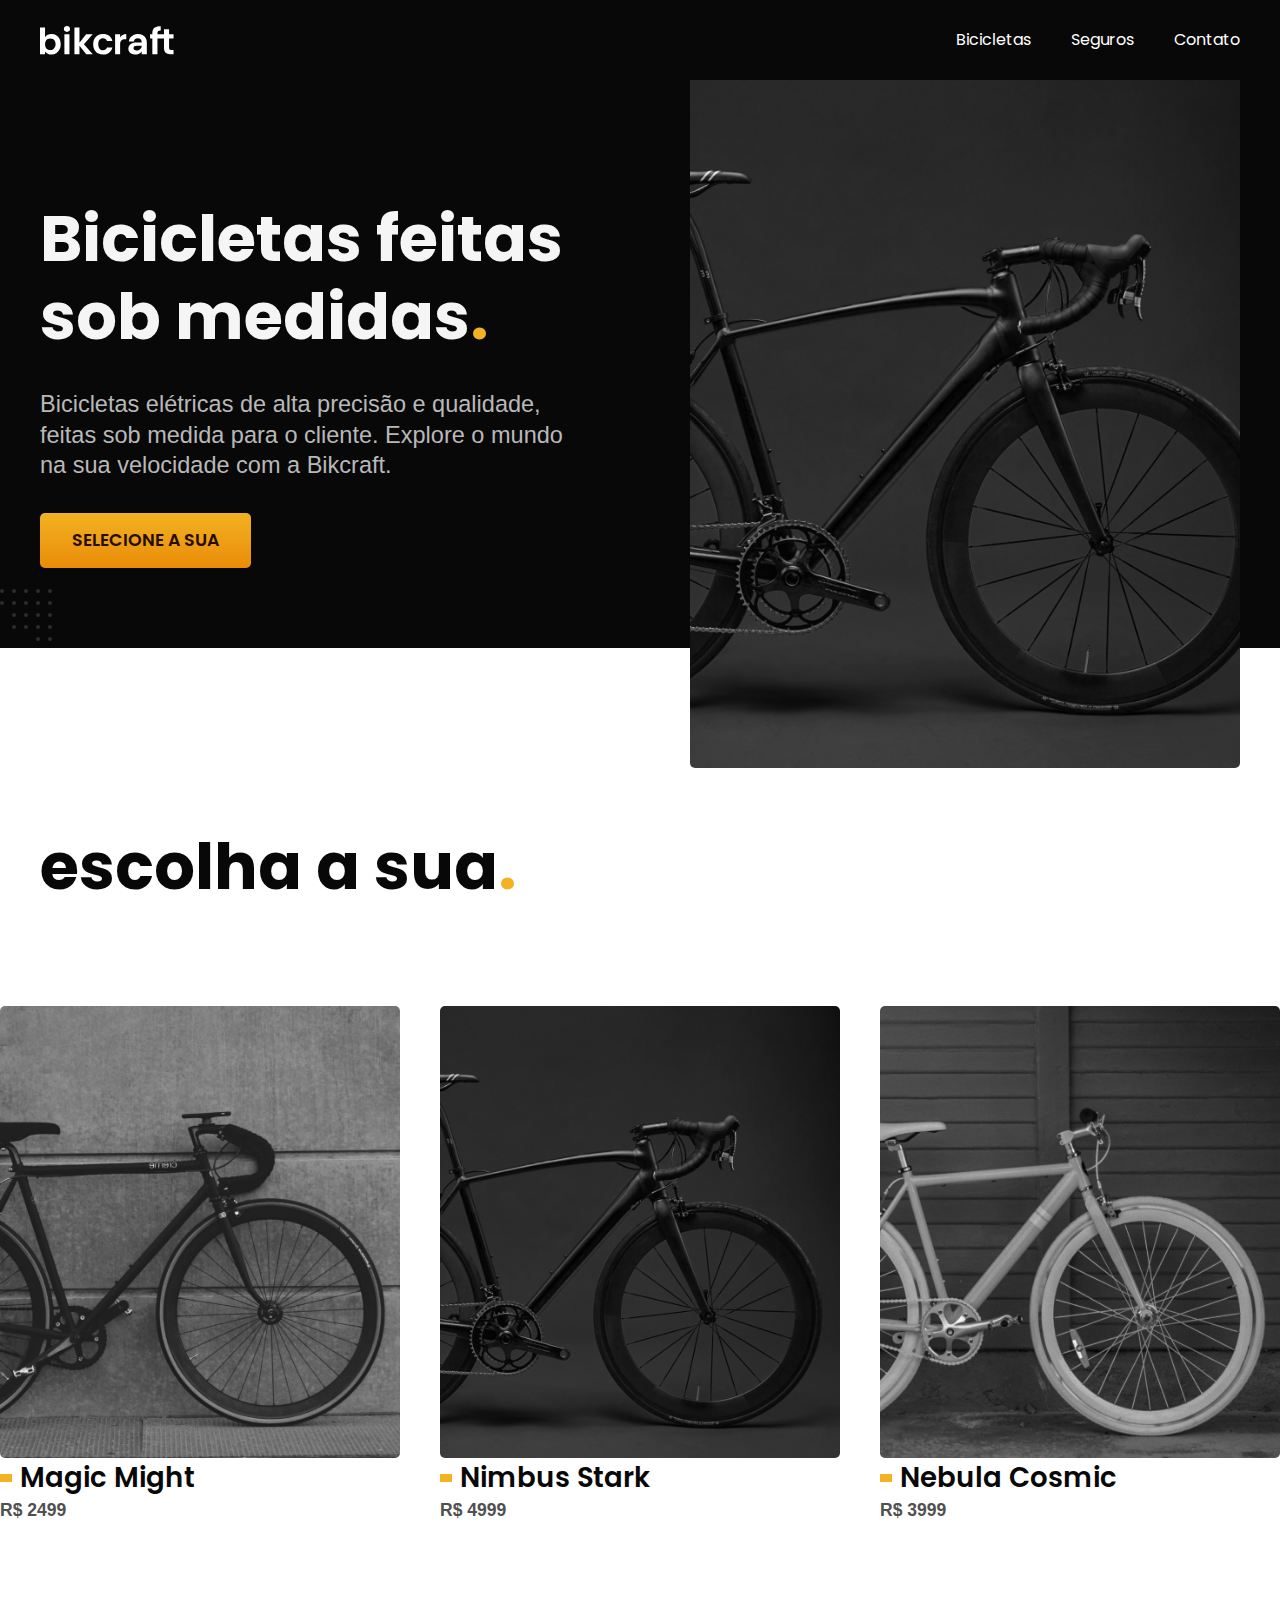
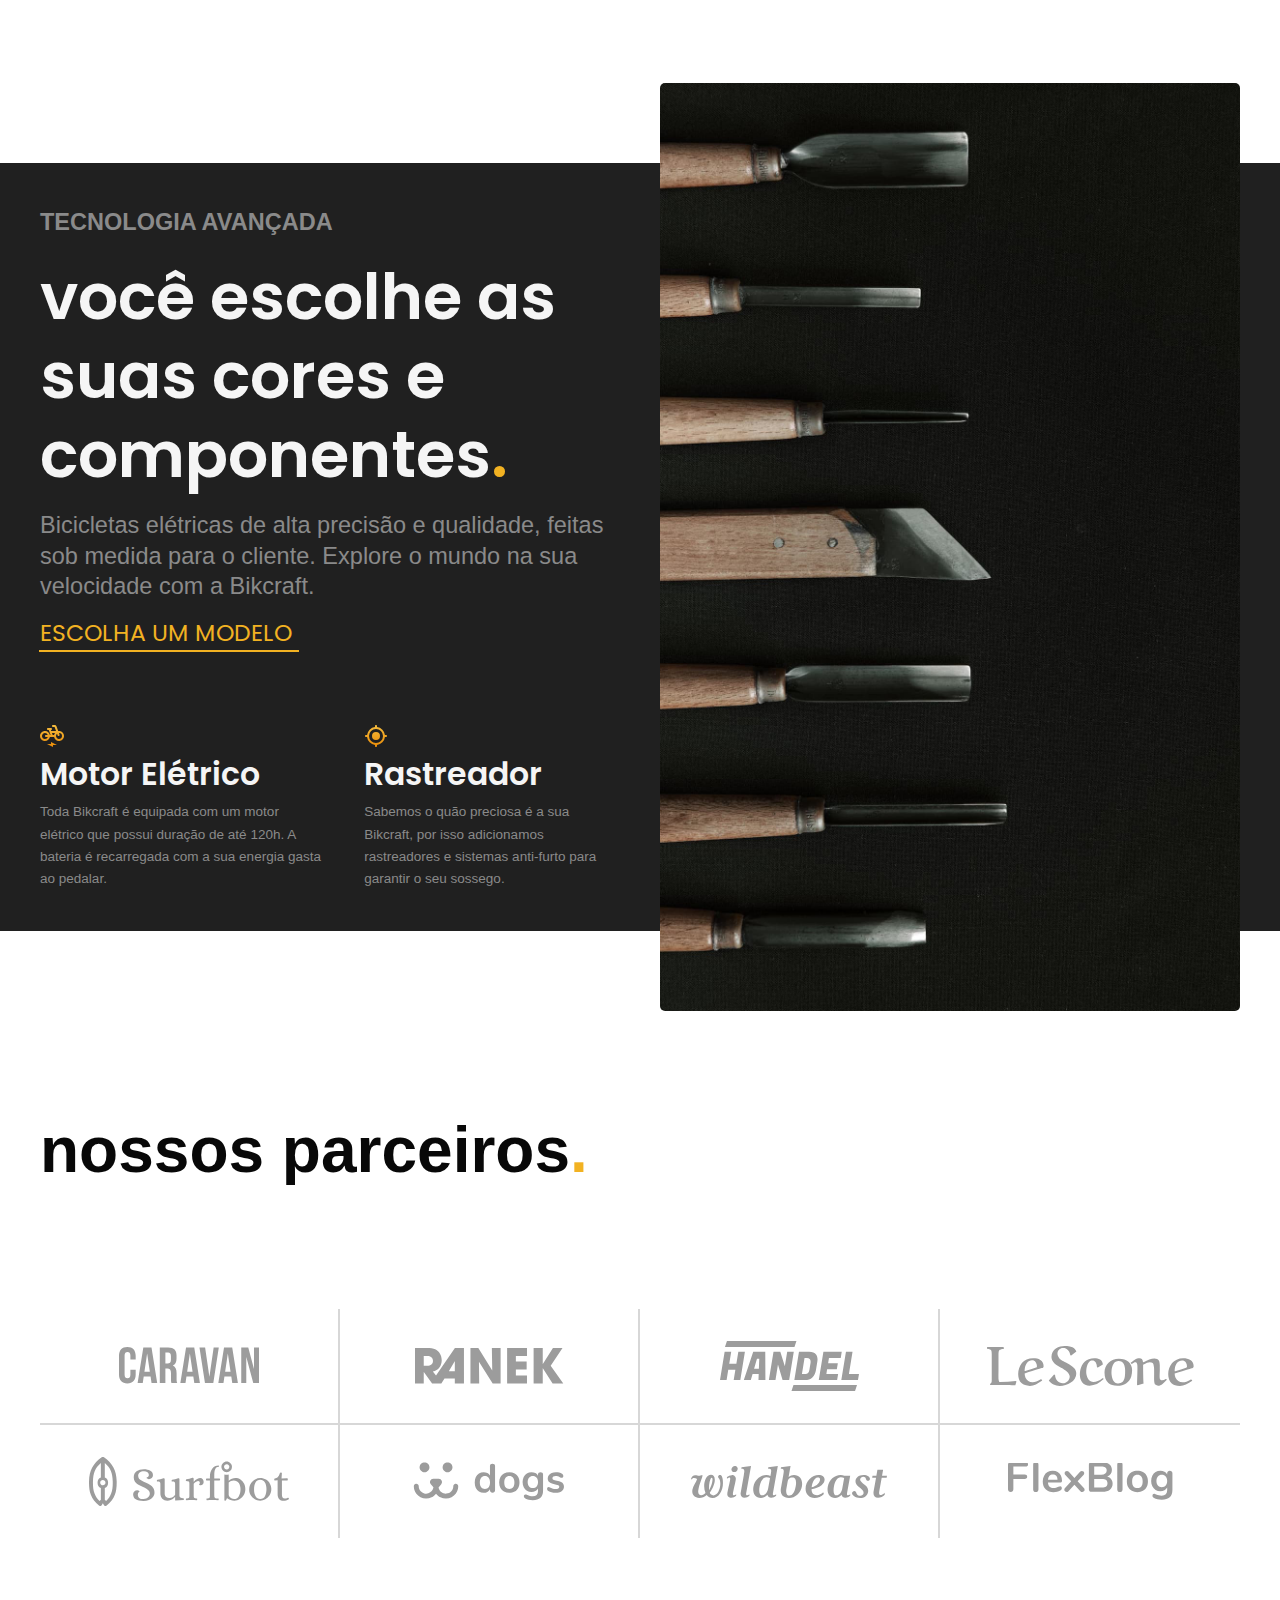
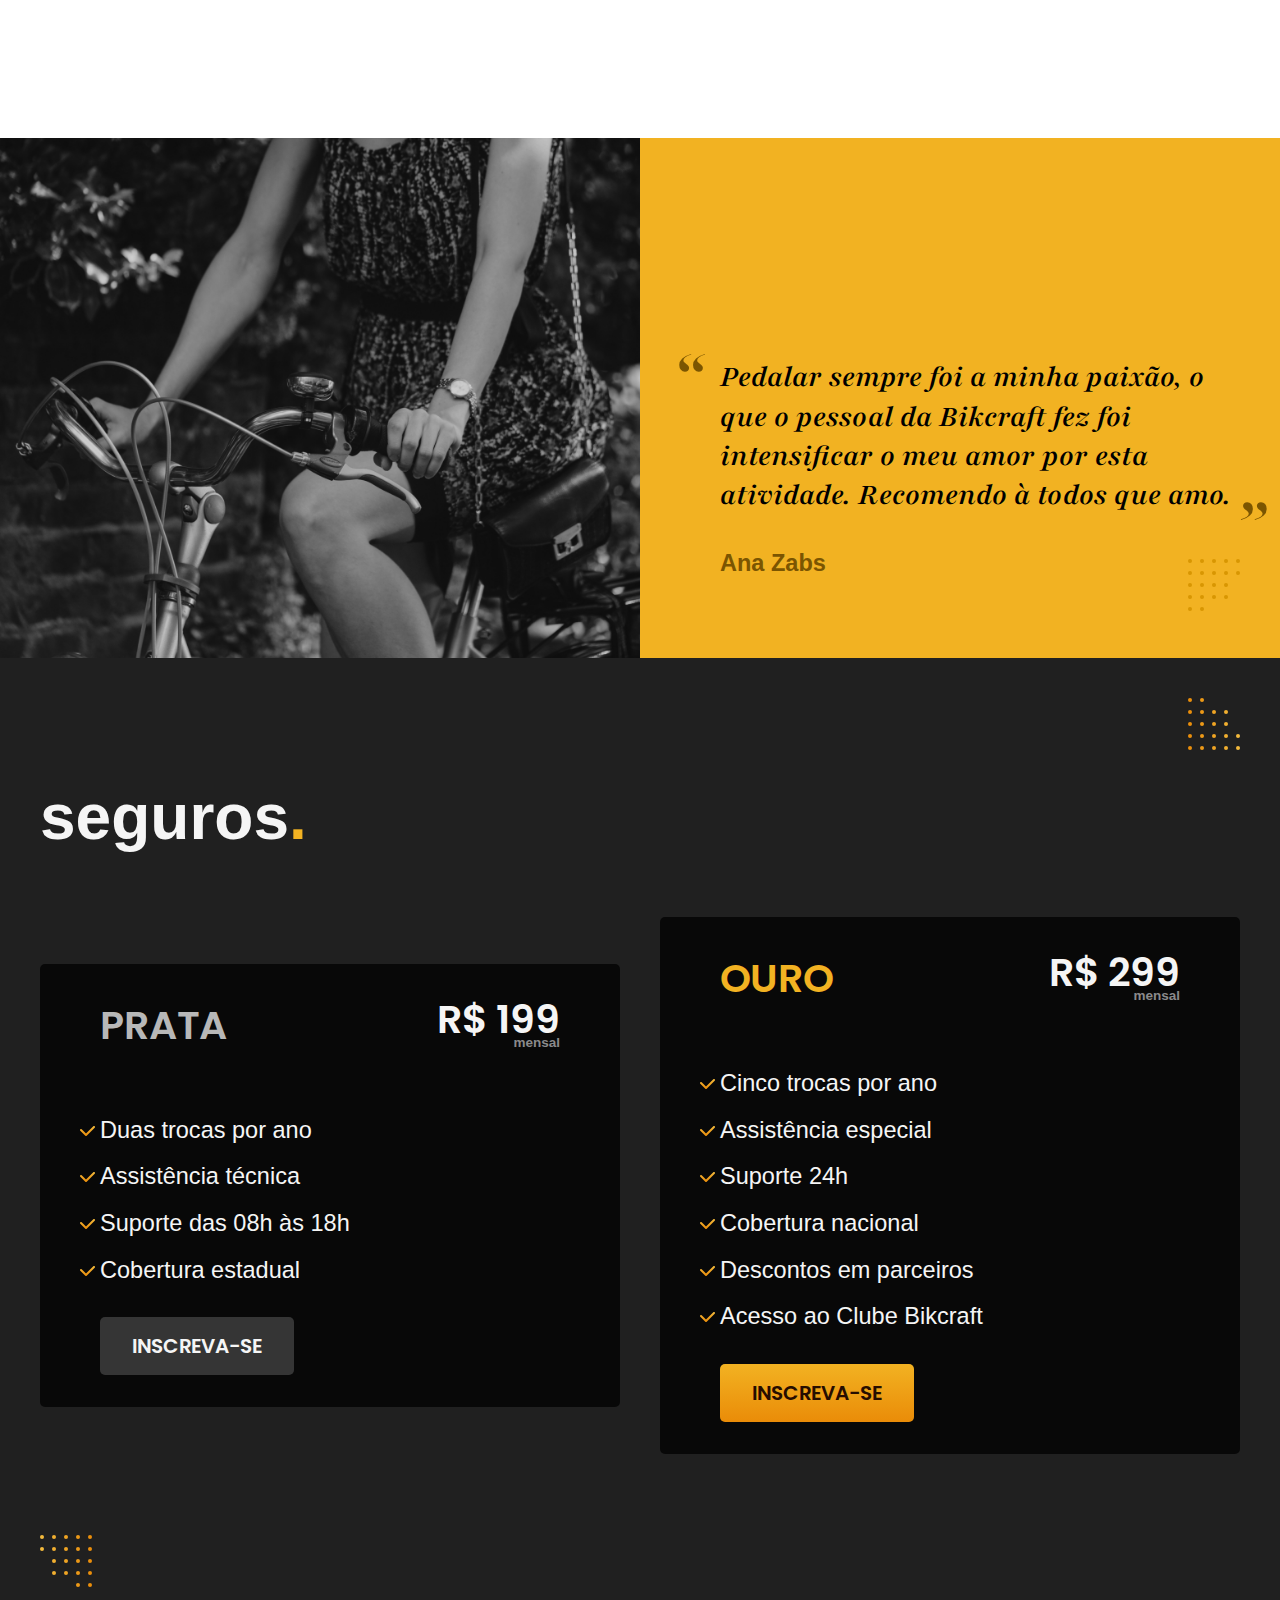
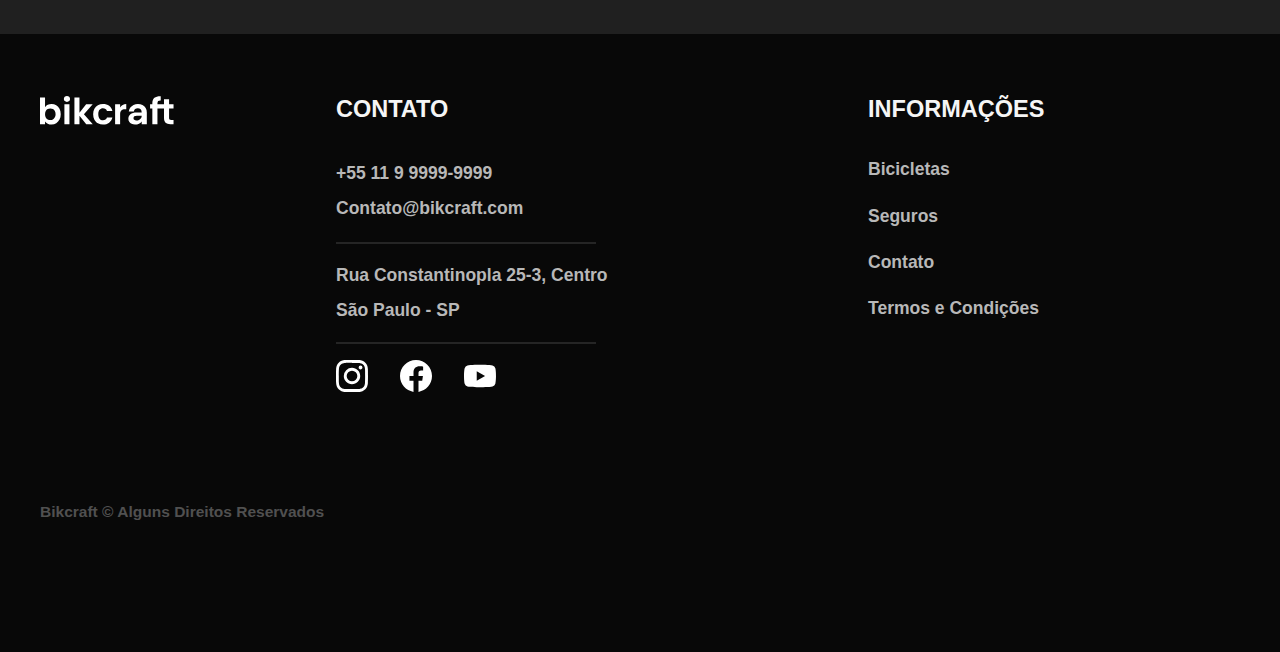
<file: index.html>
<!DOCTYPE html>
<html lang="en">
  <head>
    <meta charset="UTF-8" />
    <meta name="viewport" content="width=device-width, initial-scale=1.0" />
    <title>Bikcraft</title>
    <link rel="preload" href="/css/style.min.css" as="style" />
    <link rel="stylesheet" href="/css/style.min.css" />
    <link rel="shortcut icon" href="/favicon.svg" type="image/svg+xml" />
    <link rel="preconnect" href="https://fonts.googleapis.com" />
    <link rel="preconnect" href="https://fonts.gstatic.com" crossorigin />
    <link href="https://fonts.googleapis.com/css2?family=Inter:ital,opsz,wght@0,14..32,100..900;1,14..32,100..900&family=La+Belle+Aurore&family=Playfair:ital,opsz,wght@0,5..1200,300..900;1,5..1200,300..900&family=Poppins:ital,wght@0,100;0,200;0,300;0,400;0,500;0,600;0,700;0,800;0,900;1,100;1,200;1,300;1,400;1,500;1,600;1,700;1,800;1,900&display=swap" rel="stylesheet" />

    <script>
      document.documentElement.classList.add("js");
    </script>
  </head>
  <body>
    <div class="head-bg bg-black">
      <header class="width-limit marg-center pad-24-0">
        <a href="/index.html"><img src="/img/bikcraft.svg" alt="Bikcraft" width="136" height="32" /></a>
        <nav>
          <ul class="regular poppins">
            <li><a href="/pages/bicicletas.html">Bicicletas</a></li>
            <li><a href="/pages/seguro.html">Seguros</a></li>
            <li><a href="/pages/contato.html">Contato</a></li>
          </ul>
        </nav>
      </header>
    </div>
    <div id="home">
      <div class="mh-h-dec fill-bg bg-black">
        <main class="mh-h width-limit marg-center">
          <div class="main-text">
            <h1 class="f-white poppins bold font64 line-titleh1 fadeInLeft" data-anime="150">Bicicletas feitas sob medidas<span class="ponto">.</span></h1>
            <p class="font24 line-13 fadeInLeft" data-anime="300">Bicicletas elétricas de alta precisão e qualidade, feitas sob medida para o cliente. Explore o mundo na sua velocidade com a Bikcraft.</p>
            <a href="/pages/bicicletas.html" class="btn-p uppercase pad-16-32 poppins semibold btn-mid font20 fadeInLeft" data-anime="450"> Selecione a Sua</a>
          </div>
          <picture class="fadeInLeft" data-anime="550">
            <source media="(max-width: 800px)" srcset="/img/bicicletas/nimbus.jpg" />
            <img src="/img/fotos/introducao.jpg" alt="Bicileta preta, Nimbus Stark" width="1280" height="1600" />
          </picture>
        </main>
      </div>

      <div class="articile-container">
        <article class="a1-p">
          <h2 class="f-black poppins bold font64 line-titleh1 width-limit marg-center">escolha a sua<span class="ponto">.</span></h2>
          <ul class="home-item marg-center">
            <li>
              <a href="/pages/magic.html">
                <img class="border5" src="/img/bicicletas/magic-home.jpg" alt="" width="920" height="1040" />
                <div class="li-home-info">
                  <h3 class="poppins semibold font28">Magic Might</h3>
                  <span class="semibold font18 preco-home">R$ 2499</span>
                </div>
              </a>
            </li>
            <li>
              <a href="/pages/nimbus.html">
                <img class="border5" src="/img/bicicletas/nimbus-home.jpg" alt="" width="920" height="1040" />
                <div class="li-home-info">
                  <h3 class="poppins semibold font28">Nimbus Stark</h3>
                  <span class="semibold font18 preco-home">R$ 4999</span>
                </div>
              </a>
            </li>
            <li>
              <a href="/pages/nebula.html">
                <img class="border5" src="./img/bicicletas/nebula-home.jpg" alt="" width="920" height="1040" />
                <div class="li-home-info">
                  <h3 class="poppins semibold font28">Nebula Cosmic</h3>
                  <span class="semibold font18 preco-home">R$ 3999</span>
                </div>
              </a>
            </li>
          </ul>
        </article>
      </div>
      <div class="section-bg bg-gray">
        <section class="comp width-limit marg-center">
          <div class="section-content">
            <div class="sec-ab-text">
              <span class="subspan font24 uppercase poppis semibold">Tecnologia Avançada</span>
              <h2 class="f-white font64 line-titleh1 poppins semibold">você escolhe as suas cores e componentes<span class="ponto">.</span></h2>
              <p class="font24 line-13">Bicicletas elétricas de alta precisão e qualidade, feitas sob medida para o cliente. Explore o mundo na sua velocidade com a Bikcraft.</p>
              <a class="font24 poppins regular uppercase line-13 btn-p3" href="/pages/bicicletas.html">Escolha Um Modelo</a>
            </div>
            <div class="section-content-info">
              <div class="section-content-info-item">
                <img src="/img/icones/eletrica.svg" alt="" height="24" width="24" />
                <h3 class="poppins font32 line-13 semibold">Motor Elétrico</h3>
                <p class="font14">Toda Bikcraft é equipada com um motor elétrico que possui duração de até 120h. A bateria é recarregada com a sua energia gasta ao pedalar.</p>
              </div>

              <div class="section-content-info-item">
                <img src="/img/icones/rastreador.svg" alt="" height="24" width="24" />
                <h3 class="poppins font32 line-13 semibold">Rastreador</h3>
                <p class="font14">Sabemos o quão preciosa é a sua Bikcraft, por isso adicionamos rastreadores e sistemas anti-furto para garantir o seu sossego.</p>
              </div>
            </div>
          </div>
          <img class="s-i border5" src="/img/fotos/tecnologia.jpg" alt="" width="1200" height="1600" />
        </section>
      </div>
      <section class="s2-h marg-center width-limit">
        <h2 class="f-black line-titleh1 font64 f-white">nossos parceiros<span class="ponto">.</span></h2>
        <div class="parceiros">
          <ul class="marg-center">
            <li><img src="/img/parceiros/caravan.svg" alt="caravan" /></li>
            <li><img src="/img/parceiros/ranek.svg" alt="ranek" /></li>
            <li><img src="/img/parceiros/handel.svg" alt="handel" /></li>
            <li><img src="/img/parceiros/lescone.svg" alt="lescone" /></li>
            <li><img src="/img/parceiros/surfbot.svg" alt="surfbot" /></li>
            <li><img src="/img/parceiros/dogs.svg" alt="dogs" /></li>
            <li><img src="/img/parceiros/wildbeast.svg" alt="wildbeast" /></li>
            <li><img src="/img/parceiros/flexblog.svg" alt="flexblog" /></li>
          </ul>
        </div>
      </section>

      <article class="rating">
        <img src="/img/fotos/depoimento.jpg" alt="Pessoa pedalando" />
        <div class="rating-text">
          <p class="font32 italic semibold">Pedalar sempre foi a minha paixão, o que o pessoal da Bikcraft fez foi intensificar o meu amor por esta atividade. Recomendo à todos que amo.</p>
          <span class="r-name bold font24 line-13">Ana Zabs</span>
        </div>
      </article>

      <div class="fh-dec fine-bg bg-gray">
        <section class="fine marg-center width-limit">
          <h2 class="f-white font64 line-titleh1">seguros<span class="ponto">.</span></h2>

          <div class="fine-content">
            <div class="fine-item bg-black border5">
              <div class="fine-name-price">
                <h2 class="font40 uppercase semibold poppins">Prata</h2>
                <div class="price-month">
                  <span class="pm-p poppins font40 semibold">R$ 199</span>
                  <span class="pm-m font14 semibold">mensal</span>
                </div>
              </div>
              <ul class="font24 medium line-13">
                <li>Duas trocas por ano</li>
                <li>Assistência técnica</li>
                <li>Suporte das 08h às 18h</li>
                <li>Cobertura estadual</li>
              </ul>
              <a href="/pages/orcamento.html" class="btn-p2 pad-16-32 uppercase poppins semibold">Inscreva-se</a>
            </div>

            <div class="fine-item bg-black border5">
              <div class="fine-name-price">
                <h2 class="fine-spc font40 uppercase semibold poppins">Ouro</h2>
                <div class="price-month">
                  <span class="pm-p poppins font40 semibold">R$ 299</span>
                  <span class="pm-m font14 semibold">mensal</span>
                </div>
              </div>
              <ul class="font24 medium line-13">
                <li>Cinco trocas por ano</li>
                <li>Assistência especial</li>
                <li>Suporte 24h</li>
                <li>Cobertura nacional</li>
                <li>Descontos em parceiros</li>
                <li>Acesso ao Clube Bikcraft</li>
              </ul>
              <a href="/pages/orcamento.html" class="btn-p pad-16-32 uppercase poppins semibold">Inscreva-se</a>
            </div>
          </div>
        </section>
      </div>
    </div>
    <div class="footer-bg bg-black">
      <footer class="width-limit marg-center">
        <div class="footer-content">
          <a class="footer-link-home" href="/index.html"><img class="footer-logo" src="/img/bikcraft.svg" width="136" height="32" alt="Bikcraft" /></a>
          <div class="footer-contact font18">
            <h4 class="font24 line-13 semibold uppercase">Contato</h4>
            <div class="footer-cnt-info">
              <p>+55 11 9 9999-9999</p>
              <p>Contato@bikcraft.com</p>
            </div>
            <div class="footer-lct-info">
              <p>Rua Constantinopla 25-3, Centro</p>
              <p>São Paulo - SP</p>
            </div>
            <div class="footer-social-media">
              <a href="https://www.youtube.com/watch?v=dQw4w9WgXcQ" target="_blank" rel="noopener">
                <img src="/img/redes/instagram.svg" alt="Instagram" width="32" height="32" />
              </a>
              <a href="https://www.youtube.com/watch?v=dQw4w9WgXcQ" target="_blank" rel="noopener">
                <img src="/img/redes/facebook.svg" alt="Facebook" width="32" height="32" />
              </a>
              <a href="https://www.youtube.com/watch?v=dQw4w9WgXcQ" target="_blank" rel="noopener">
                <img src="/img/redes/youtube.svg" alt="YouTube" width="32" height="32" />
              </a>
            </div>
          </div>
          <div class="footer-info font18">
            <h4 class="font24 line-13 semibold uppercase">Informações</h4>
            <ul>
              <li><a href="/pages/bicicletas.html">Bicicletas</a></li>
              <li><a href="/pages/seguro.html">Seguros</a></li>
              <li><a href="/pages/contato.html">Contato</a></li>
              <li><a href="/pages/termos.html">Termos e Condições</a></li>
            </ul>
          </div>
        </div>
        <div class="footer-cop">
          <span class="semibold font16">Bikcraft © Alguns Direitos Reservados</span>
        </div>
      </footer>
    </div>

    <script src="/plugins/simple-anime.js"></script>
    <script src="/js/script.js"></script>
  </body>
</html>
</file>
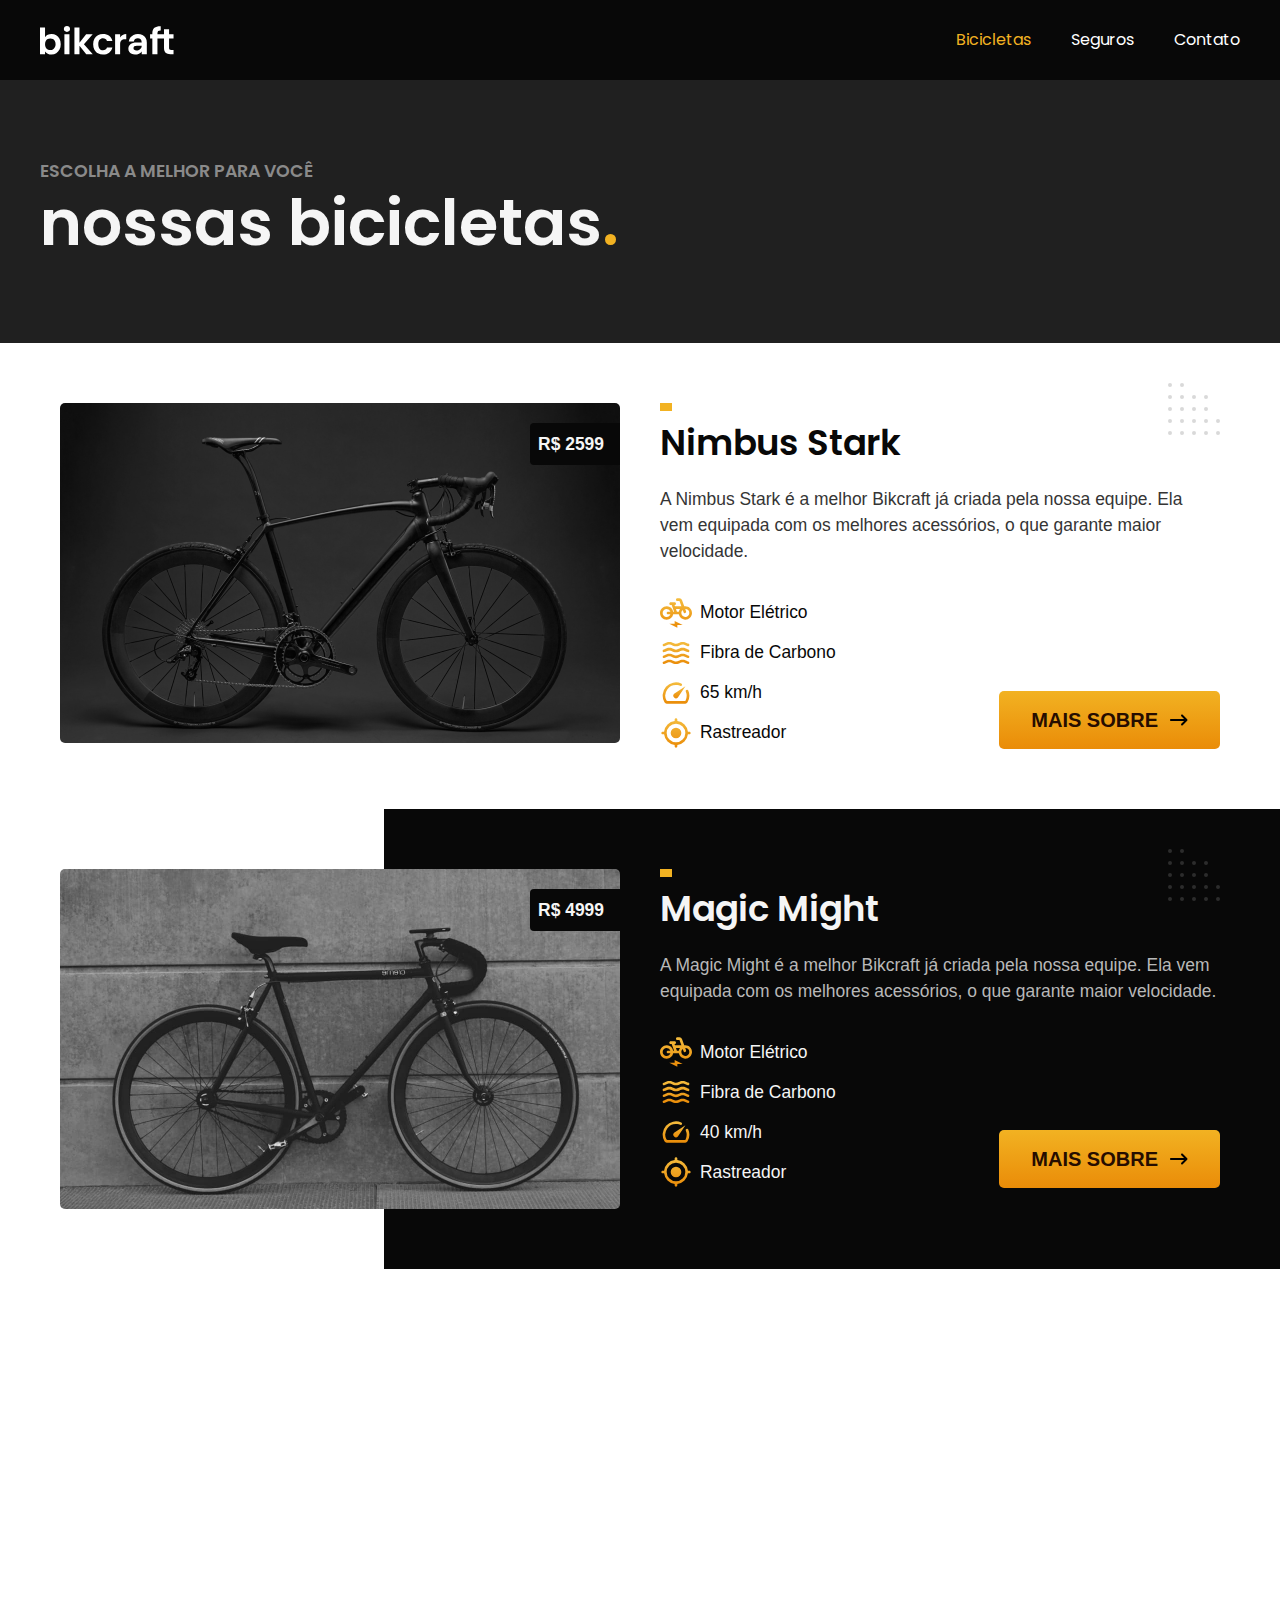
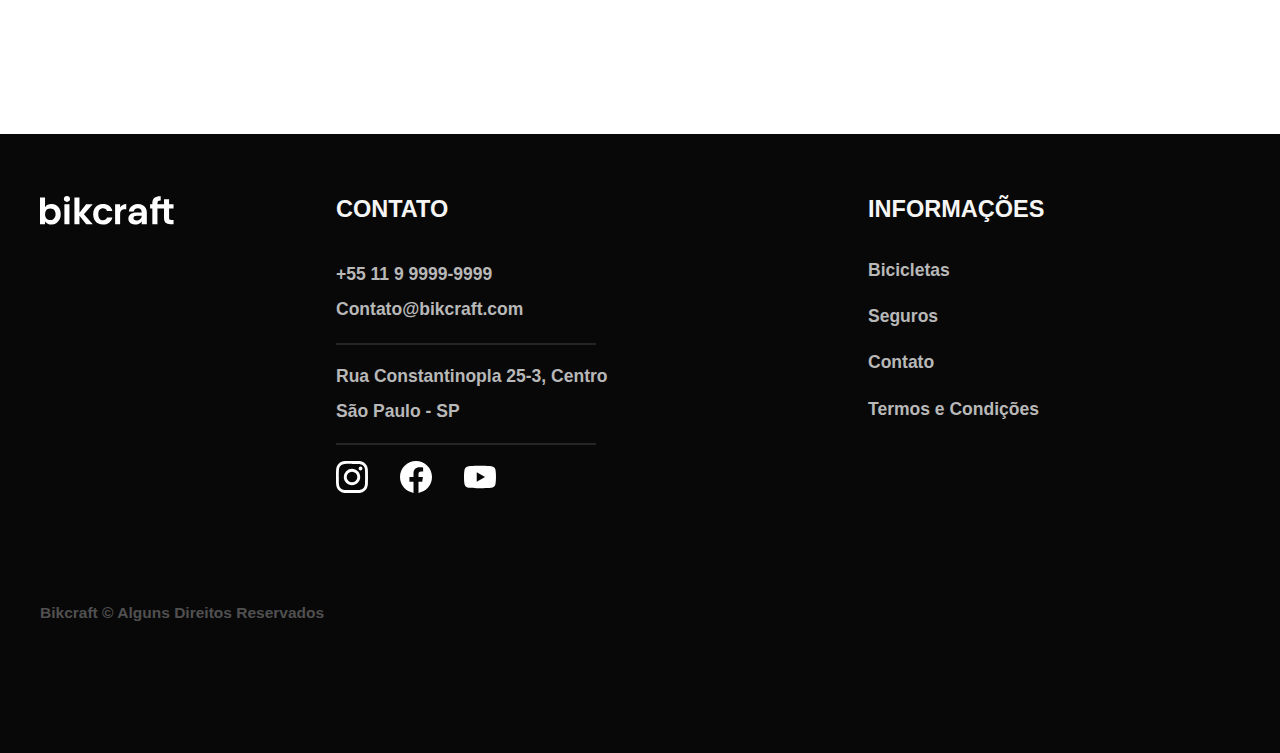
<file: pages/bicicletas.html>
<!DOCTYPE html>
<html lang="en">
  <head>
    <meta charset="UTF-8" />
    <meta name="viewport" content="width=device-width, initial-scale=1.0" />
    <title>Bikcraft - Bicicletas</title>
    <link rel="preload" href="/css/style.min.css" as="style" />
    <link rel="stylesheet" href="/css/style.min.css" />
    <link rel="shortcut icon" href="/favicon.svg" type="image/svg+xml" />
    <link rel="preconnect" href="https://fonts.googleapis.com" />
    <link rel="preconnect" href="https://fonts.gstatic.com" crossorigin />
    <link href="https://fonts.googleapis.com/css2?family=Inter:ital,opsz,wght@0,14..32,100..900;1,14..32,100..900&family=La+Belle+Aurore&family=Playfair:ital,opsz,wght@0,5..1200,300..900;1,5..1200,300..900&family=Poppins:ital,wght@0,100;0,200;0,300;0,400;0,500;0,600;0,700;0,800;0,900;1,100;1,200;1,300;1,400;1,500;1,600;1,700;1,800;1,900&display=swap" rel="stylesheet" />
    <script>
      document.documentElement.classList.add("js");
    </script>
  </head>
  <body>
    <div id="bicicletas">
      <div class="head-bg bg-black">
        <header class="width-limit marg-center pad-24-0">
          <a href="/index.html"><img src="/img/bikcraft.svg" alt="Bikcraft" width="136" height="32" /></a>
          <nav>
            <ul class="regular poppins">
              <li><a href="/pages/bicicletas.html">Bicicletas</a></li>
              <li><a href="/pages/seguro.html">Seguros</a></li>
              <li><a href="/pages/contato.html">Contato</a></li>
            </ul>
          </nav>
        </header>
      </div>
      <main class="">
        <div class="bs-bg bg-gray">
          <section class="bike-s marg-center width-limit">
            <span class="font20 subspan-small poppins semibold uppercase fadeInLeft" data-anime="250">Escolha a melhor para você</span>
            <h2 class="font64 line-titleh1 f-white poppins semibold fadeInLeft" data-anime="300">nossas bicicletas<span class="ponto">.</span></h2>
          </section>
        </div>
        <div class="bike-main-content">
          <div class="bike-main-bg">
            <div class="bike-main-item fadeInLeft" data-anime="450">
              <div class="bike-img">
                <img class="border5" src="/img/bicicletas/nimbus.jpg" alt="Bibicleta Nimbus" width="1120" height="680" />
                <span class="font20 semibold">R$ 2599</span>
              </div>
              <div class="bike-main-info">
                <h3 class="f-black poppins semibold font36">Nimbus Stark</h3>
                <p class="font20 regular">A Nimbus Stark é a melhor Bikcraft já criada pela nossa equipe. Ela vem equipada com os melhores acessórios, o que garante maior velocidade.</p>
                <div class="bike-main-info-descbtn">
                  <ul class="font20 medium">
                    <li><img src="/img/icones/eletrica.svg" alt="" width="32" height="32" />Motor Elétrico</li>
                    <li><img src="/img/icones/carbono.svg" alt="" width="32" height="32" />Fibra de Carbono</li>
                    <li><img src="/img/icones/velocidade.svg" alt="" width="32" height="32" />65 km/h</li>
                    <li><img src="/img/icones/rastreador.svg" alt="" width="32" height="32" />Rastreador</li>
                  </ul>
                </div>
                <a href="/pages/nimbus.html" class="btn-mais-sobre pad-16-32 semibold uppercase">Mais Sobre</a>
              </div>
            </div>
          </div>
          <div class="bike-main-bg fadeInLeft" data-anime="650">
            <div class="bike-main-item fadeInLeft" data-anime="650">
              <div class="bike-img">
                <img class="border5" src="/img/bicicletas/magic.jpg" alt="Bibicleta Magic Might" width="1120" height="680" />
                <span class="font20 semibold">R$ 4999</span>
              </div>
              <div class="bike-main-info">
                <h3 class="f-white poppins semibold font36">Magic Might</h3>
                <p class="font20 regular">A Magic Might é a melhor Bikcraft já criada pela nossa equipe. Ela vem equipada com os melhores acessórios, o que garante maior velocidade.</p>
                <div class="bike-main-info-descbtn">
                  <ul class="font20 medium">
                    <li><img src="/img/icones/eletrica.svg" alt="" width="32" height="32" />Motor Elétrico</li>
                    <li><img src="/img/icones/carbono.svg" alt="" width="32" height="32" />Fibra de Carbono</li>
                    <li><img src="/img/icones/velocidade.svg" alt="" width="32" height="32" />40 km/h</li>
                    <li><img src="/img/icones/rastreador.svg" alt="" width="32" height="32" />Rastreador</li>
                  </ul>
                </div>
                <a href="/pages/magic.html" class="btn-mais-sobre pad-16-32 semibold uppercase">Mais Sobre</a>
              </div>
            </div>
          </div>
          <div class="bike-main-bg">
            <div class="bike-main-item fadeInLeft" data-anime="850">
              <div class="bike-img">
                <img class="border5" src="/img/bicicletas/nebula.jpg" alt="Bibicleta Magic Might" width="1120" height="680" />
                <span class="font20 semibold">R$ 3999</span>
              </div>
              <div class="bike-main-info">
                <h3 class="f-black poppins semibold font36">Nebula Cosmic</h3>
                <p class="font20 regular">A Nebula Cosmic é a melhor Bikcraft já criada pela nossa equipe. Ela vem equipada com os melhores acessórios, o que garante maior velocidade.</p>
                <div class="bike-main-info-descbtn">
                  <ul class="font20 medium">
                    <li><img src="/img/icones/eletrica.svg" alt="" width="32" height="32" />Motor Elétrico</li>
                    <li><img src="/img/icones/carbono.svg" alt="" width="32" height="32" />Fibra de Carbono</li>
                    <li><img src="/img/icones/velocidade.svg" alt="" width="32" height="32" />60 km/h</li>
                    <li><img src="/img/icones/rastreador.svg" alt="" width="32" height="32" />Rastreador</li>
                  </ul>
                </div>
                <a href="/pages/nebula.html" class="btn-mais-sobre pad-16-32 semibold uppercase">Mais Sobre</a>
              </div>
            </div>
          </div>
        </div>
      </main>

      <div class="footer-bg bg-black">
        <footer class="width-limit marg-center">
          <div class="footer-content">
            <a class="footer-link-home" href="/index.html"><img class="footer-logo" src="/img/bikcraft.svg" alt="Bikcraft" width="136" height="32" /></a>
            <div class="footer-contact font18">
              <h4 class="font24 line-13 semibold uppercase">Contato</h4>
              <div class="footer-cnt-info">
                <p>+55 11 9 9999-9999</p>
                <p>Contato@bikcraft.com</p>
              </div>
              <div class="footer-lct-info">
                <p>Rua Constantinopla 25-3, Centro</p>
                <p>São Paulo - SP</p>
              </div>
              <div class="footer-social-media">
                <a href="https://www.youtube.com/watch?v=dQw4w9WgXcQ" target="_blank" rel="noopener">
                  <img src="/img/redes/instagram.svg" alt="Instagram" width="32" height="32" />
                </a>
                <a href="https://www.youtube.com/watch?v=dQw4w9WgXcQ" target="_blank" rel="noopener">
                  <img src="/img/redes/facebook.svg" alt="Facebook" width="32" height="32" />
                </a>
                <a href="https://www.youtube.com/watch?v=dQw4w9WgXcQ" target="_blank" rel="noopener">
                  <img src="/img/redes/youtube.svg" alt="YouTube" width="32" height="32" />
                </a>
              </div>
            </div>
            <div class="footer-info font18">
              <h4 class="font24 line-13 semibold uppercase">Informações</h4>
              <ul>
                <li><a href="/pages/bicicletas.html">Bicicletas</a></li>
                <li><a href="/pages/seguro.html">Seguros</a></li>
                <li><a href="/pages/contato.html">Contato</a></li>
                <li><a href="/pages/termos.html">Termos e Condições</a></li>
              </ul>
            </div>
          </div>
          <div class="footer-cop">
            <span class="semibold font16">Bikcraft © Alguns Direitos Reservados</span>
          </div>
        </footer>
      </div>
    </div>

    <script src="/plugins/simple-anime.js"></script>
    <script src="/js/script.js"></script>
  </body>
</html>
</file>
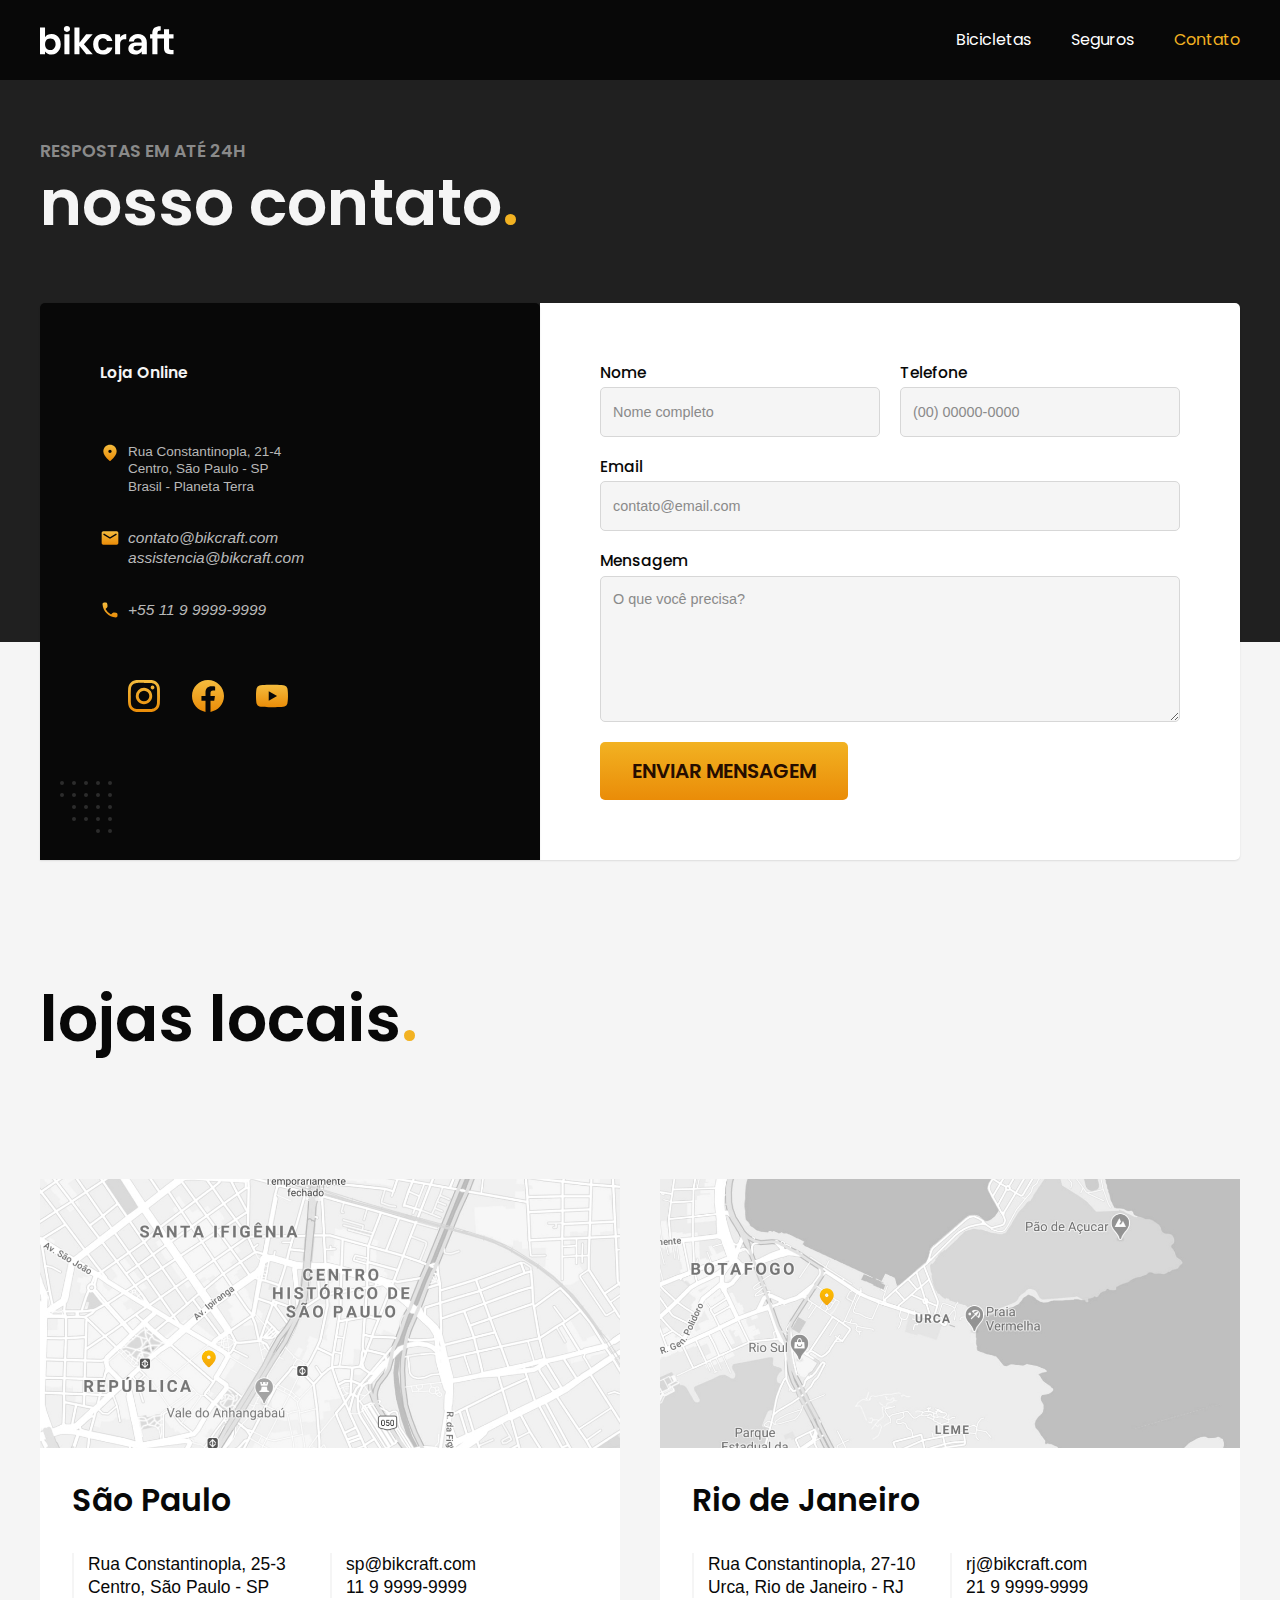
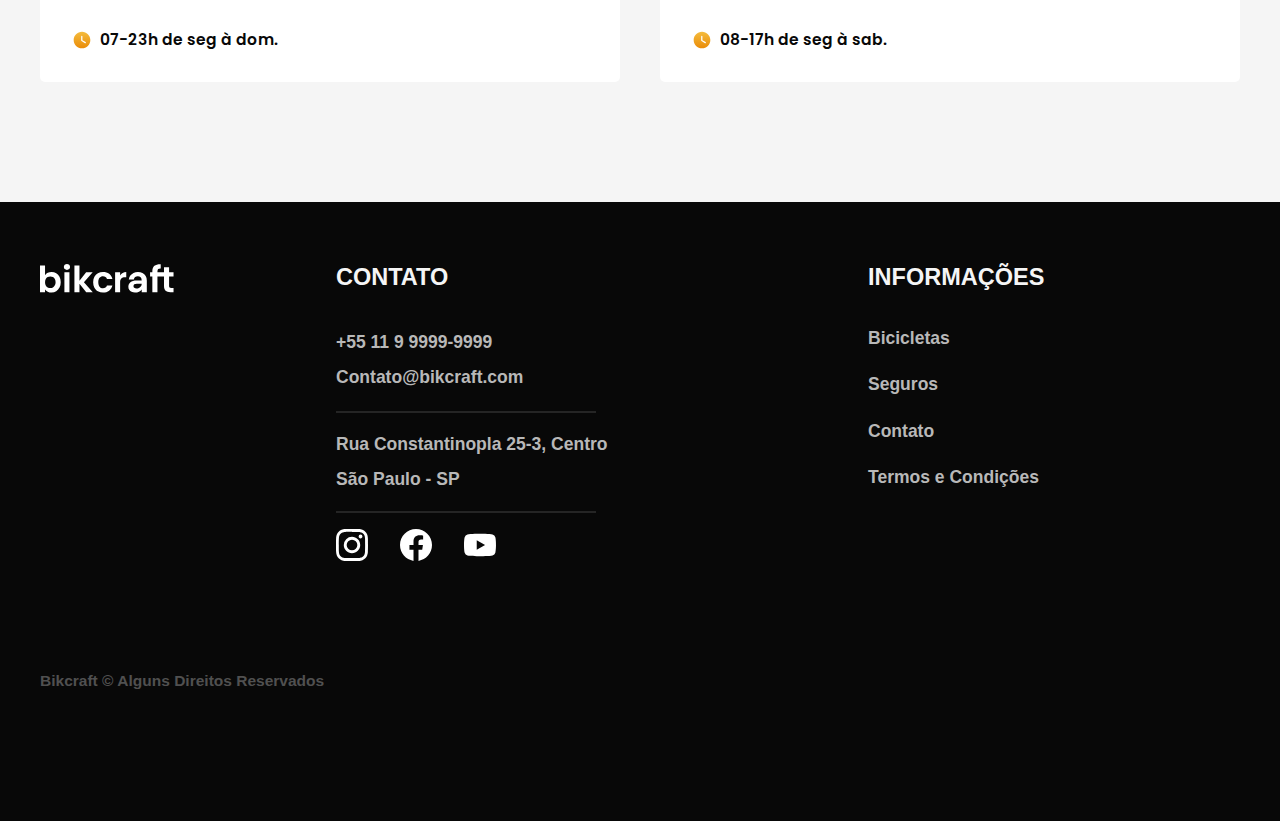
<file: pages/contato.html>
<!DOCTYPE html>
<html lang="en">
  <head>
    <meta charset="UTF-8" />
    <meta name="viewport" content="width=device-width, initial-scale=1.0" />
    <title>Bikcraft - Contato</title>
    <link rel="preload" href="/css/style.min.css" as="style" />
    <link rel="stylesheet" href="/css/style.min.css" />
    <link rel="shortcut icon" href="/favicon.svg" type="image/svg+xml" />
    <link rel="preconnect" href="https://fonts.googleapis.com" />
    <link rel="preconnect" href="https://fonts.gstatic.com" crossorigin />
    <link href="https://fonts.googleapis.com/css2?family=Inter:ital,opsz,wght@0,14..32,100..900;1,14..32,100..900&family=La+Belle+Aurore&family=Playfair:ital,opsz,wght@0,5..1200,300..900;1,5..1200,300..900&family=Poppins:ital,wght@0,100;0,200;0,300;0,400;0,500;0,600;0,700;0,800;0,900;1,100;1,200;1,300;1,400;1,500;1,600;1,700;1,800;1,900&display=swap" rel="stylesheet" />
    <script>
      document.documentElement.classList.add("js");
    </script>
  </head>
  <body>
    <div class="head-bg bg-black">
      <header class="width-limit marg-center pad-24-0">
        <a href="/index.html"><img src="/img/bikcraft.svg" alt="Bikcraft" width="136" height="32" /></a>
        <nav>
          <ul class="regular poppins">
            <li><a href="/pages/bicicletas.html">Bicicletas</a></li>
            <li><a href="/pages/seguro.html">Seguros</a></li>
            <li><a href="/pages/contato.html">Contato</a></li>
          </ul>
        </nav>
      </header>
    </div>

    <main>
      <div class="bg-gray">
        <section class="c-c-info-title width-limit marg-center">
          <span class="subspan-small poppins uppercase font20 semibold">Respostas em até 24h</span>
          <h2 class="f-white font64 line-titleh1 poppins semibold">nosso contato<span class="ponto">.</span></h2>
        </section>
      </div>
      <div class="c-c-holder-bg bg-gray">
        <section class="c-c-holder marg-center width-limit">
          <div class="c-contact-info bg-black" aria-label="Endereço">
            <h3 class="font16 line-13 f-white poppins semibold">Loja Online</h3>
            <div class="c-location-list font14 line-13">
              <p>Rua Constantinopla, 21-4</p>
              <p>Centro, São Paulo - SP</p>
              <p>Brasil - Planeta Terra</p>
            </div>
            <address class="c-mail-list font16 line-13">
              <a href="mailto:contato@bikcraft.com">contato@bikcraft.com</a>
              <a href="mailto:assistencia@bikcraft.com">assistencia@bikcraft.com</a>
              <a href="tel:+551199999-9999">+55 11 9 9999-9999</a>
            </address>
            <div class="c-contact-socials">
              <a href="https://www.youtube.com/watch?v=dQw4w9WgXcQ" target="_blank" rel="noopener"><img src="/img/redes/instagram-grad.svg" alt="" /></a>
              <a href="https://www.youtube.com/watch?v=dQw4w9WgXcQ" target="_blank" rel="noopener"><img src="/img/redes/facebook-grad.svg" alt="" /></a>
              <a href="https://www.youtube.com/watch?v=dQw4w9WgXcQ" target="_blank" rel="noopener"><img src="/img/redes/youtube-grad.svg" alt="" /></a>
            </div>
          </div>
          <form class="c-form-info bg-white">
            <div>
              <label class="font16 f-black line-13 poppins medium" for="nome">Nome</label>
              <input placeholder="Nome completo" type="text" id="nome" name="nome" />
            </div>
            <div>
              <label class="font16 f-black line-13 poppins medium" for="telefone">Telefone</label>
              <input placeholder="(00) 00000-0000" type="text" id="telefone" name="telefone" />
            </div>
            <div class="col-2">
              <label class="font16 f-black line-13 poppins medium" for="email">Email</label>
              <input placeholder="contato@email.com" type="email" id="email" name="email" />
            </div>
            <div class="col-2">
              <label class="font16 f-black line-13 poppins medium" for="mensagem">Mensagem</label>
              <textarea rows="5" id="mensagem" name="mensagem" placeholder="O que você precisa?"></textarea>
            </div>
            <button class="btn-p pad-16-32 poppins uppercase semibold">Enviar Mensagem</button>
          </form>
        </section>
      </div>
    </main>

    <div class="bg-white2">
      <article class="a-h-c-c width-limit marg-center">
        <h2 class="f-black font64 line-titleh1 semibold poppins">lojas locais<span class="ponto">.</span></h2>
        <div class="map-location-holder">
          <div class="map-location-item bg-white border5">
            <img src="/img/lojas/sp.jpg" alt="Mapa da loja de São Paulo" width="1120" height="520" />
            <div class="map-location-item-text">
              <h3 class="poppins semibold font32 line-13 f-black">São Paulo</h3>
              <div class="item-text-info">
                <div class="item-text-info-abt font20 line-13 f-black">
                  <p>Rua Constantinopla, 25-3</p>
                  <p>Centro, São Paulo - SP</p>
                </div>
                <div class="item-text-info-abt font20 line-13 f-black">
                  <p>sp@bikcraft.com</p>
                  <p>11 9 9999-9999</p>
                </div>
                <p class="opn-time f-black semibold font16 line-13 poppins"><img src="/img/icones/horario.svg" alt="" width="20" height="20" />07-23h de seg à dom.</p>
              </div>
            </div>
          </div>
          <div class="map-location-item bg-white border5">
            <img src="/img/lojas/rj.jpg" alt="Mapa da loja do Rio de Janeiro" width="1120" height="520" />
            <div class="map-location-item-text">
              <h3 class="poppins semibold font32 line-13 f-black">Rio de Janeiro</h3>
              <div class="item-text-info">
                <div class="item-text-info-abt font20 line-13 f-black">
                  <p>Rua Constantinopla, 27-10</p>
                  <p>Urca, Rio de Janeiro - RJ</p>
                </div>
                <div class="item-text-info-abt font20 line-13 f-black">
                  <p>rj@bikcraft.com</p>
                  <p>21 9 9999-9999</p>
                </div>
                <div class="opn-time">
                  <img src="/img/icones/horario.svg" alt="" width="20" height="20" />
                  <p class="f-black semibold font16 line-13 poppins">08-17h de seg à sab.</p>
                </div>
              </div>
            </div>
          </div>
        </div>
      </article>
    </div>

    <div class="footer-bg bg-black">
      <footer class="width-limit marg-center">
        <div class="footer-content">
          <a class="footer-link-home" href="/index.html"><img class="footer-logo" src="/img/bikcraft.svg" alt="Bikcraft" width="1120" height="880" /></a>
          <div class="footer-contact font18">
            <h4 class="font24 line-13 semibold uppercase">Contato</h4>
            <div class="footer-cnt-info">
              <p>+55 11 9 9999-9999</p>
              <p>Contato@bikcraft.com</p>
            </div>
            <div class="footer-lct-info">
              <p>Rua Constantinopla 25-3, Centro</p>
              <p>São Paulo - SP</p>
            </div>
            <div class="footer-social-media">
              <a href="https://www.youtube.com/watch?v=dQw4w9WgXcQ" target="_blank" rel="noopener">
                <img src="/img/redes/instagram.svg" alt="Instagram" width="32" height="32" />
              </a>
              <a href="https://www.youtube.com/watch?v=dQw4w9WgXcQ" target="_blank" rel="noopener">
                <img src="/img/redes/facebook.svg" alt="Facebook" width="32" height="32" />
              </a>
              <a href="https://www.youtube.com/watch?v=dQw4w9WgXcQ" target="_blank" rel="noopener">
                <img src="/img/redes/youtube.svg" alt="YouTube" width="32" height="32" />
              </a>
            </div>
          </div>
          <div class="footer-info font18">
            <h4 class="font24 line-13 semibold uppercase">Informações</h4>
            <ul>
              <li><a href="/pages/bicicletas.html">Bicicletas</a></li>
              <li><a href="/pages/seguro.html">Seguros</a></li>
              <li><a href="/pages/contato.html">Contato</a></li>
              <li><a href="/pages/termos.html">Termos e Condições</a></li>
            </ul>
          </div>
        </div>
        <div class="footer-cop">
          <span class="semibold font16">Bikcraft © Alguns Direitos Reservados</span>
        </div>
      </footer>
    </div>

    <script src="/js/script.js"></script>
  </body>
</html>
</file>
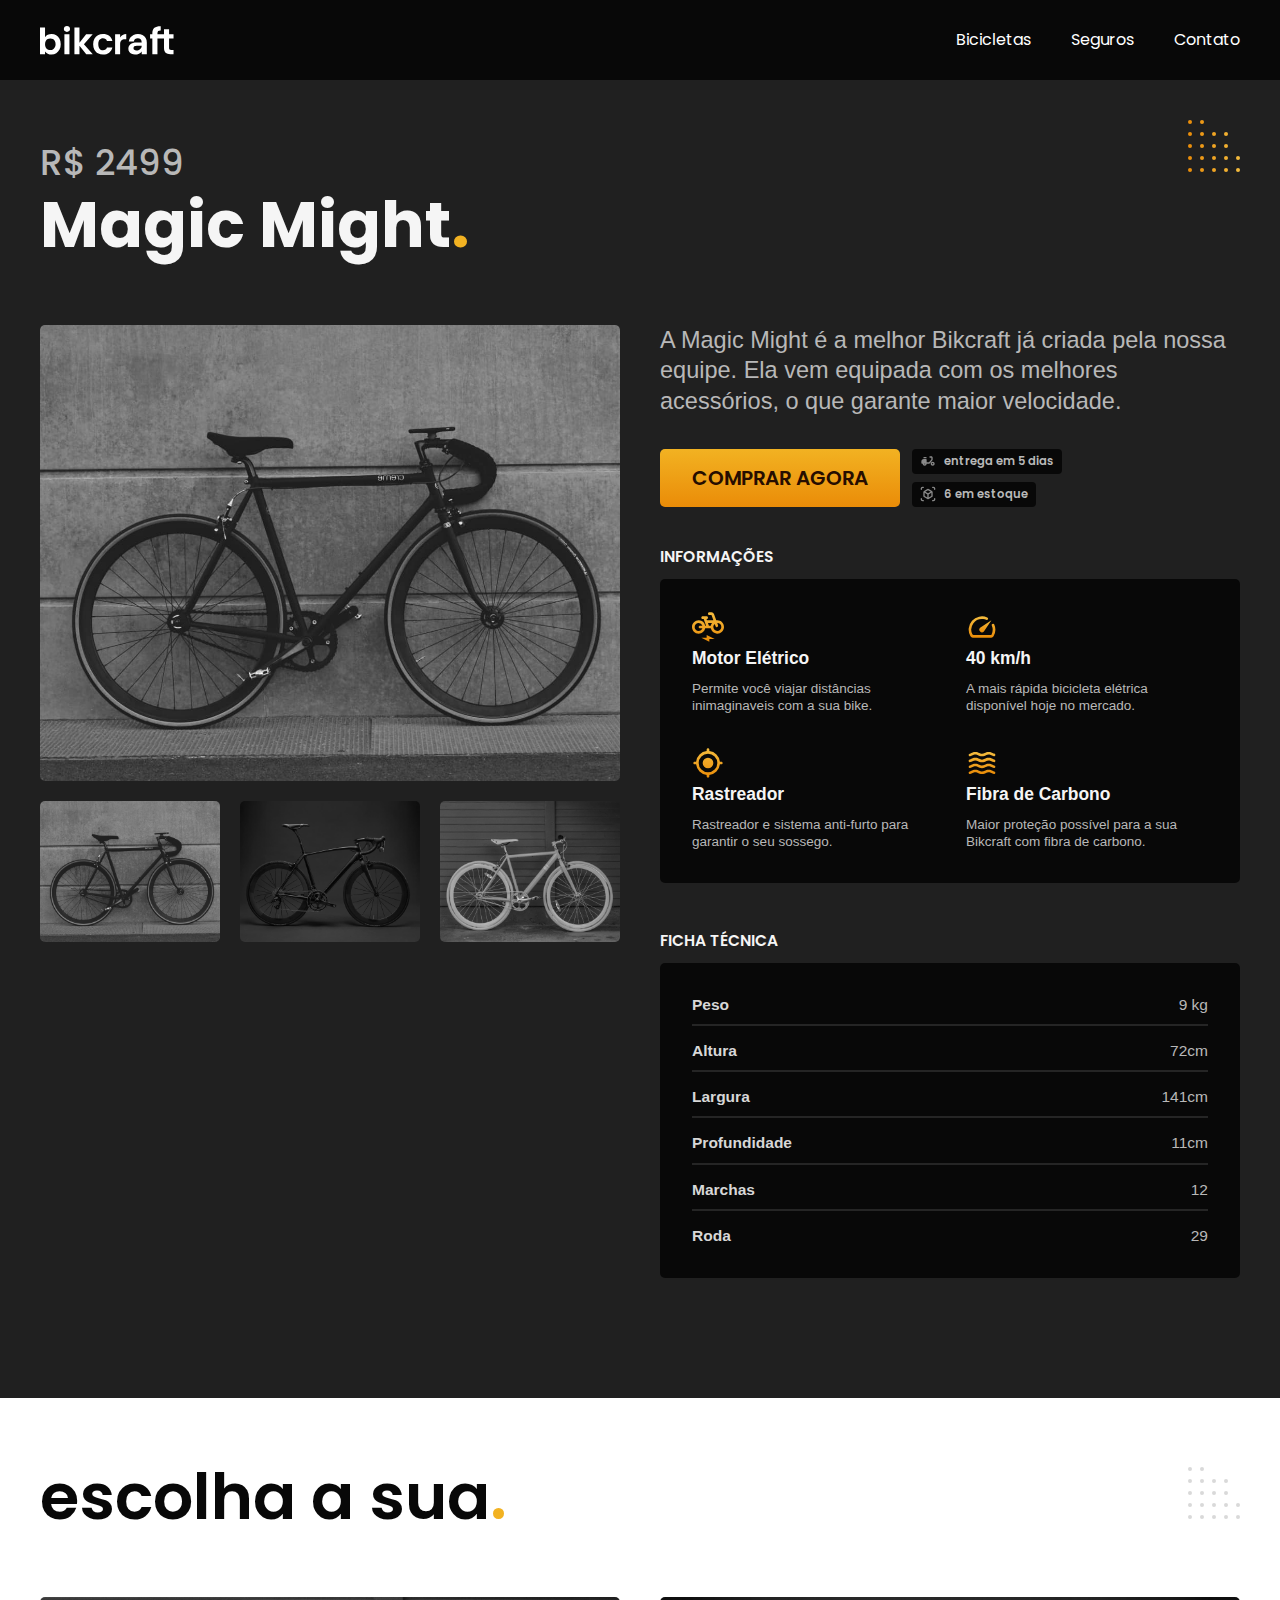
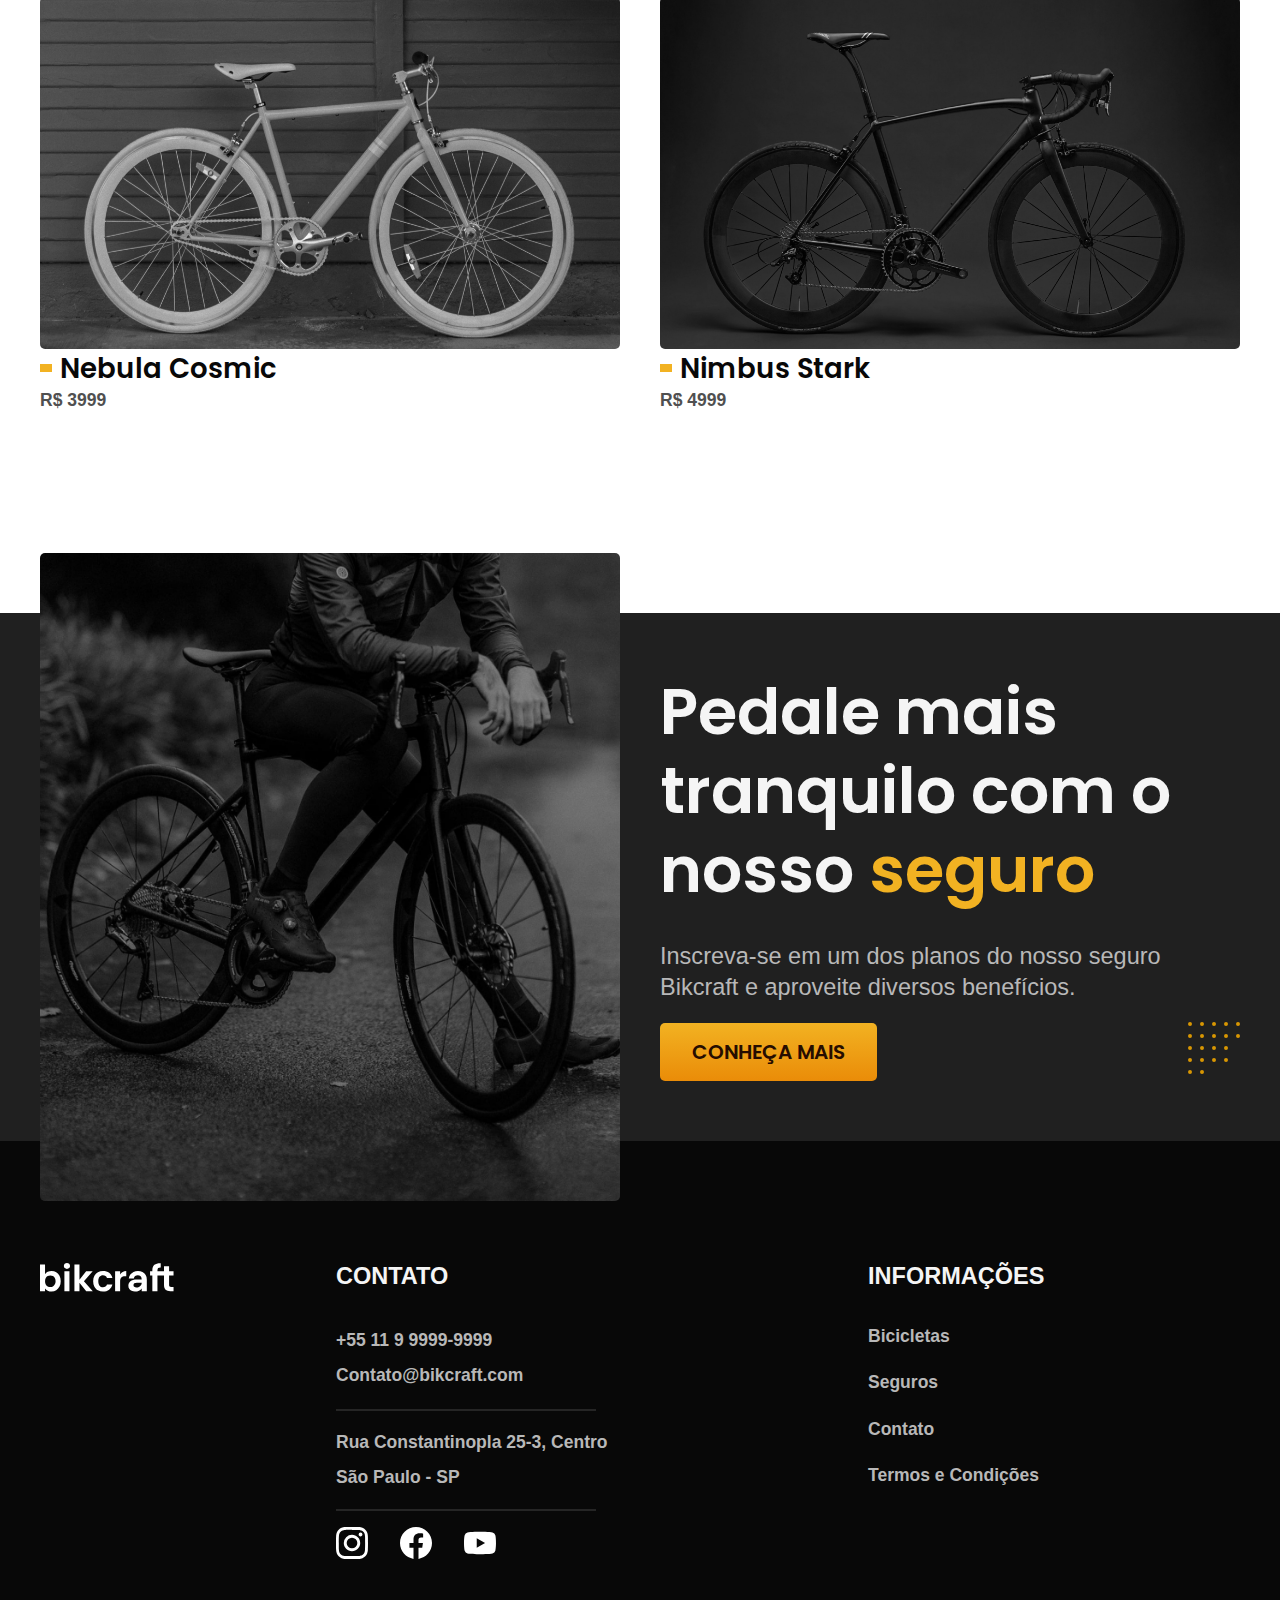
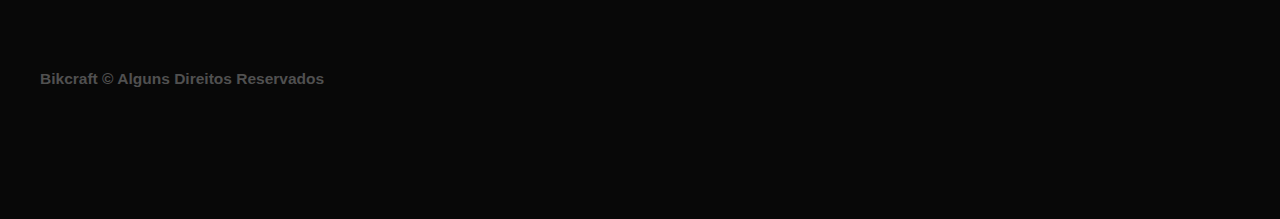
<file: pages/magic.html>
<!DOCTYPE html>
<html lang="en">
  <head>
    <meta charset="UTF-8" />
    <meta name="viewport" content="width=device-width, initial-scale=1.0" />
    <title>Bikcraft - Magic Might</title>
    <link rel="preload" href="/css/style.min.css" as="style" />
    <link rel="stylesheet" href="/css/style.min.css" />
    <link rel="shortcut icon" href="/favicon.svg" type="image/svg+xml" />
    <link rel="preconnect" href="https://fonts.googleapis.com" />
    <link rel="preconnect" href="https://fonts.gstatic.com" crossorigin />
    <link href="https://fonts.googleapis.com/css2?family=Inter:ital,opsz,wght@0,14..32,100..900;1,14..32,100..900&family=La+Belle+Aurore&family=Playfair:ital,opsz,wght@0,5..1200,300..900;1,5..1200,300..900&family=Poppins:ital,wght@0,100;0,200;0,300;0,400;0,500;0,600;0,700;0,800;0,900;1,100;1,200;1,300;1,400;1,500;1,600;1,700;1,800;1,900&display=swap" rel="stylesheet" />
    <script>
      document.documentElement.classList.add("js");
    </script>
  </head>
  <body>
    <div id="bicicletas-interna">
      <div class="head-bg bg-black">
        <header class="width-limit marg-center pad-24-0">
          <a href="/index.html"><img src="/img/bikcraft.svg" alt="Bikcraft" width="136" height="32" /></a>
          <nav>
            <ul class="regular poppins">
              <li><a href="/pages/bicicletas.html">Bicicletas</a></li>
              <li><a href="/pages/seguro.html">Seguros</a></li>
              <li><a href="/pages/contato.html">Contato</a></li>
            </ul>
          </nav>
        </header>
      </div>

      <div class="bike-int-holder">
        <main>
          <div class="mhbki bg-gray">
            <div class="bike-int marg-center width-limit">
              <div class="name-price">
                <span class="font36 line-13 poppins medium fadeInLeft" data-anime="150">R$ 2499</span>
                <h2 class="font64 line-titleh1 f-white poppins fadeInLeft" data-anime="200">Magic Might<span class="ponto">.</span></h2>
              </div>

              <div class="bike-int-content">
                <div class="bike-int-imgs">
                  <img id="img-principal" class="border5" src="/img/bicicleta/nimbus2.jpg" alt="Foto Magic Might 1" width="1120" height="880" />
                  <ul>
                    <li>
                      <img class="border5" src="/img/bicicleta/nimbus2.jpg" alt="Foto Magic Might 1" width="1120" height="880" />
                    </li>
                    <li>
                      <img class="border5" src="/img/bicicleta/nimbus1.jpg" alt="Foto Magic Might 2" width="1120" height="880" />
                    </li>
                    <li><img class="border5" src="/img/bicicleta/nimbus3.jpg" alt="Foto Magic Might 3" width="1120" height="880" /></li>
                  </ul>
                </div>
                <div class="bike-int-info">
                  <p class="b-i-text font24 line-13 regular">A Magic Might é a melhor Bikcraft já criada pela nossa equipe. Ela vem equipada com os melhores acessórios, o que garante maior velocidade.</p>
                  <div class="b-i-i-t-btn">
                    <a href="/pages/orcamento.html?opcao=bikcraft&produto=magic" class="btn-p pad-16-32 poppins semibold uppercase">Comprar Agora</a>
                    <span class="font12 poppins semibold border5 ship-stock-img bg-black">
                      <img src="/img/icones/entrega.svg" alt="" width="16" height="16" />
                      entrega em 5 dias
                    </span>
                    <span class="font12 poppins semibold border5 ship-stock-img bg-black">
                      <img src="/img/icones/estoque.svg" alt="" width="16" height="16" />
                      6 em estoque
                    </span>
                  </div>

                  <h2 class="poppins font16 line-13 semibold f-white uppercase">Informações</h2>
                  <ul class="bg-black bi-info border5">
                    <li>
                      <img src="/img/icones/eletrica.svg" alt="" width="32" height="32" />
                      <h3 class="font20 line-13 f-white semibold">Motor Elétrico</h3>
                      <p class="font14 line-13">Permite você viajar distâncias inimaginaveis com a sua bike.</p>
                    </li>
                    <li>
                      <img src="/img/icones/velocidade.svg" alt="" width="32" height="32" />
                      <h3 class="font20 line-13 f-white semibold">40 km/h</h3>
                      <p class="font14 line-13">A mais rápida bicicleta elétrica disponível hoje no mercado.</p>
                    </li>
                    <li>
                      <img src="/img/icones/rastreador.svg" alt="" width="32" height="32" />
                      <h3 class="font20 line-13 f-white semibold">Rastreador</h3>
                      <p class="font14 line-13">Rastreador e sistema anti-furto para garantir o seu sossego.</p>
                    </li>
                    <li>
                      <img src="/img/icones/carbono.svg" alt="" width="32" height="32" />
                      <h3 class="font20 line-13 f-white semibold">Fibra de Carbono</h3>
                      <p class="font14 line-13">Maior proteção possível para a sua Bikcraft com fibra de carbono.</p>
                    </li>
                  </ul>

                  <h2 class="poppins font16 line-13 semibold f-white uppercase">Ficha Técnica</h2>
                  <ul class="bg-black bi-sheet border5">
                    <li class="semibold font16 line-13">Peso <span class="regular">9 kg</span></li>
                    <li class="semibold font16 line-13">Altura <span class="regular">72cm</span></li>
                    <li class="semibold font16 line-13">Largura <span class="regular">141cm</span></li>
                    <li class="semibold font16 line-13">Profundidade <span class="regular">11cm</span></li>
                    <li class="semibold font16 line-13">Marchas <span class="regular">12</span></li>
                    <li class="semibold font16 line-13">Roda <span class="regular">29</span></li>
                  </ul>
                </div>
              </div>
            </div>
          </div>
          <div class="bike-other bg-white">
            <section class="bike-other-content width-limit marg-center">
              <h2 class="f-black font64 line-titleh1 semibold poppins">escolha a sua<span class="ponto">.</span></h2>
              <ul class="bike-other-list">
                <li>
                  <a href="/pages/nebula.html">
                    <img class="border5" src="/img/bicicletas/nebula.jpg" alt="" width="920" height="1040" />
                    <div class="li-home-info">
                      <h3 class="poppins semibold font28">Nebula Cosmic</h3>
                      <span class="semibold font18 preco-home">R$ 3999</span>
                    </div>
                  </a>
                </li>
                <li>
                  <a href="/pages/nimbus.html">
                    <img class="border5" src="/img/bicicletas/nimbus.jpg" alt="" width="920" height="1040" />
                    <div class="li-home-info">
                      <h3 class="poppins semibold font28">Nimbus Stark</h3>
                      <span class="semibold font18 preco-home">R$ 4999</span>
                    </div>
                  </a>
                </li>
              </ul>
            </section>
          </div>
        </main>
        <div class="bg-bike-atc bg-gray">
          <article class="fine-abt width-limit marg-center">
            <div class="bike-atc-holder">
              <img class="border5" src="/img/fotos/seguros.jpg" alt=" " width="1360" height="1512" />
              <div class="bike-atc-text">
                <h2 class="font64 line-titleh1 poppins semibold f-white">Pedale mais tranquilo com o nosso <span class="ponto">seguro</span></h2>
                <p class="font24 line-13 medium">Inscreva-se em um dos planos do nosso seguro Bikcraft e aproveite diversos benefícios.</p>
                <a class="btn-p pad-16-32 poppins semibold uppercase" href="/pages/seguro.html">Conheça Mais</a>
              </div>
            </div>
          </article>
        </div>
      </div>

      <div class="footer-bg bg-black">
        <footer class="width-limit marg-center">
          <div class="footer-content">
            <a class="footer-link-home" href="/index.html"><img class="footer-logo" src="/img/bikcraft.svg" alt="Bikcraft" width="136" height="32" /></a>
            <div class="footer-contact font18">
              <h4 class="font24 line-13 semibold uppercase">Contato</h4>
              <div class="footer-cnt-info">
                <p>+55 11 9 9999-9999</p>
                <p>Contato@bikcraft.com</p>
              </div>
              <div class="footer-lct-info">
                <p>Rua Constantinopla 25-3, Centro</p>
                <p>São Paulo - SP</p>
              </div>
              <div class="footer-social-media">
                <a href="https://www.youtube.com/watch?v=dQw4w9WgXcQ" target="_blank" rel="noopener">
                  <img src="/img/redes/instagram.svg" alt="Instagram" width="32" height="32" />
                </a>
                <a href="https://www.youtube.com/watch?v=dQw4w9WgXcQ" target="_blank" rel="noopener">
                  <img src="/img/redes/facebook.svg" alt="Facebook" width="32" height="32" />
                </a>
                <a href="https://www.youtube.com/watch?v=dQw4w9WgXcQ" target="_blank" rel="noopener">
                  <img src="/img/redes/youtube.svg" alt="YouTube" width="32" height="32" />
                </a>
              </div>
            </div>
            <div class="footer-info font18">
              <h4 class="font24 line-13 semibold uppercase">Informações</h4>
              <ul>
                <li><a href="/pages/bicicletas.html">Bicicletas</a></li>
                <li><a href="/pages/seguro.html">Seguros</a></li>
                <li><a href="/pages/contato.html">Contato</a></li>
                <li><a href="/pages/termos.html">Termos e Condições</a></li>
              </ul>
            </div>
          </div>
          <div class="footer-cop">
            <span class="semibold font16">Bikcraft © Alguns Direitos Reservados</span>
          </div>
        </footer>
      </div>
    </div>

    <script src="/plugins/simple-anime.js"></script>
    <script src="/js/script.js"></script>
  </body>
</html>
</file>
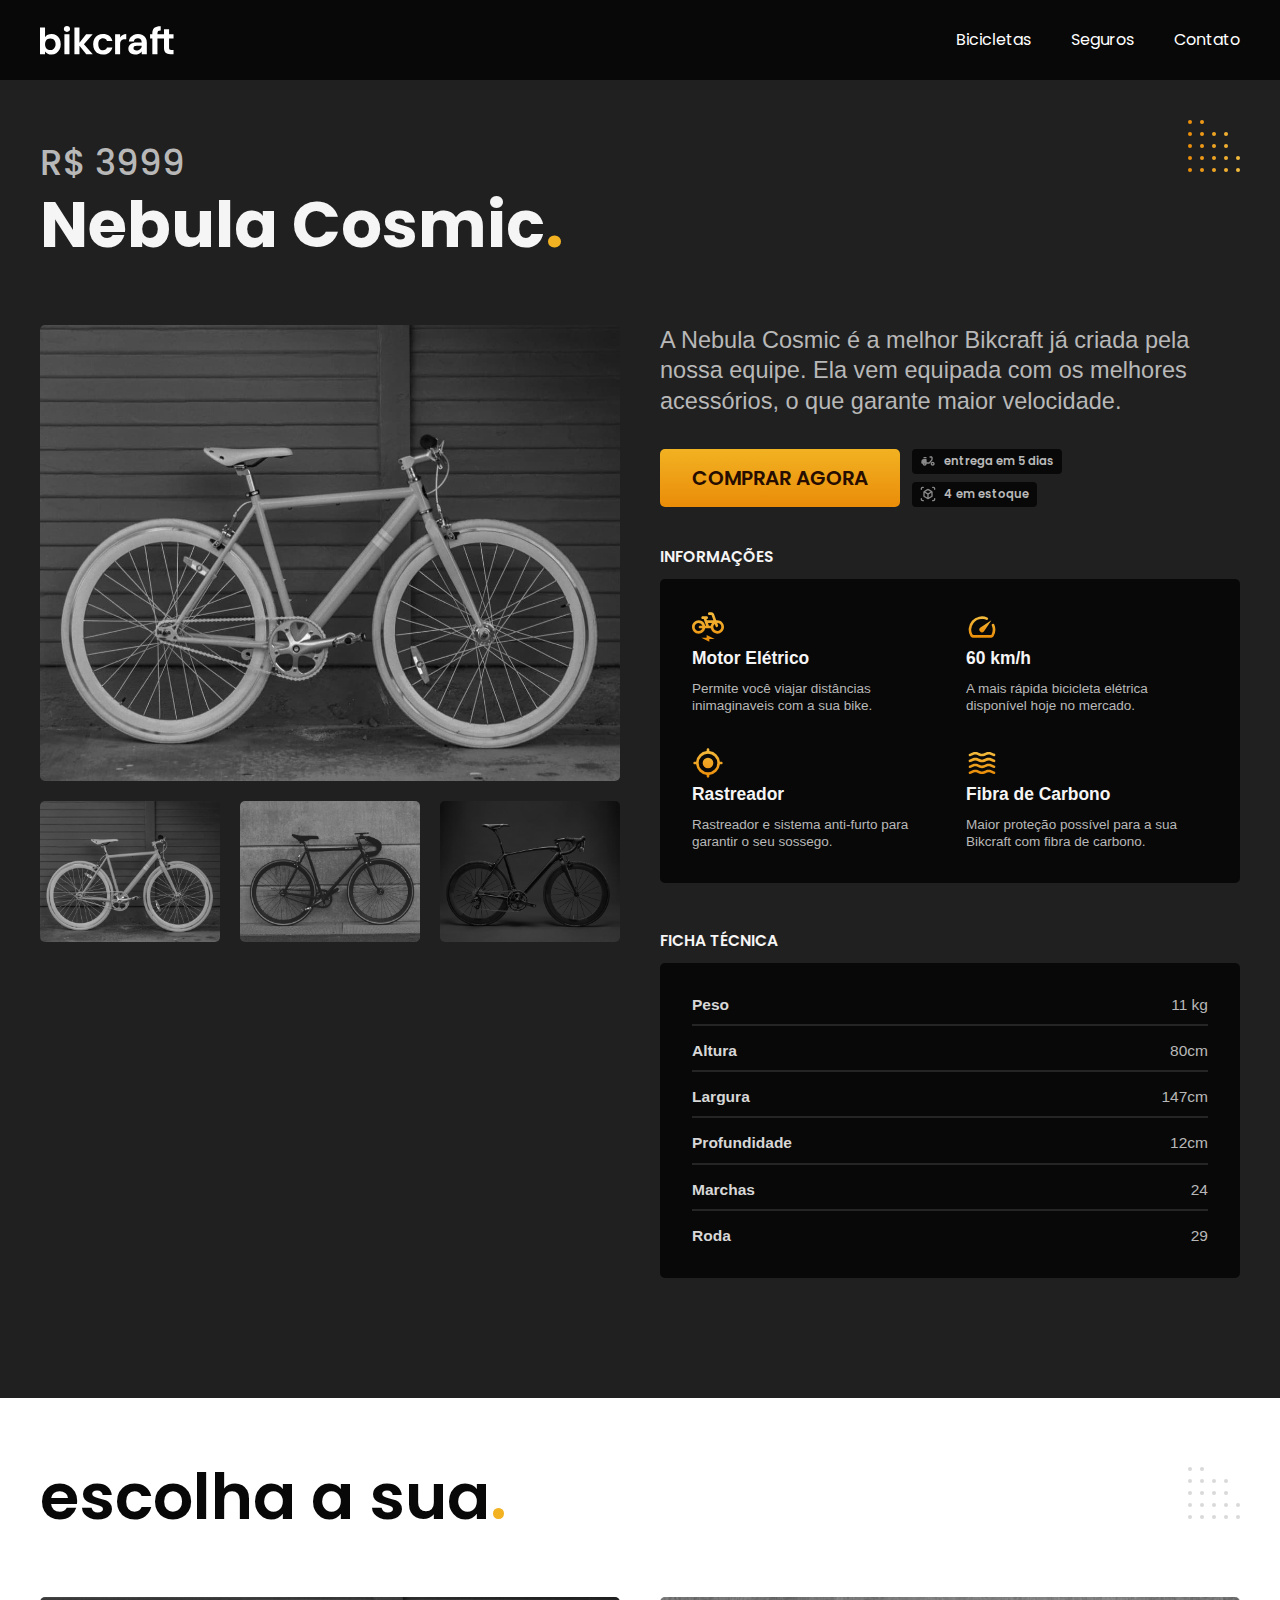
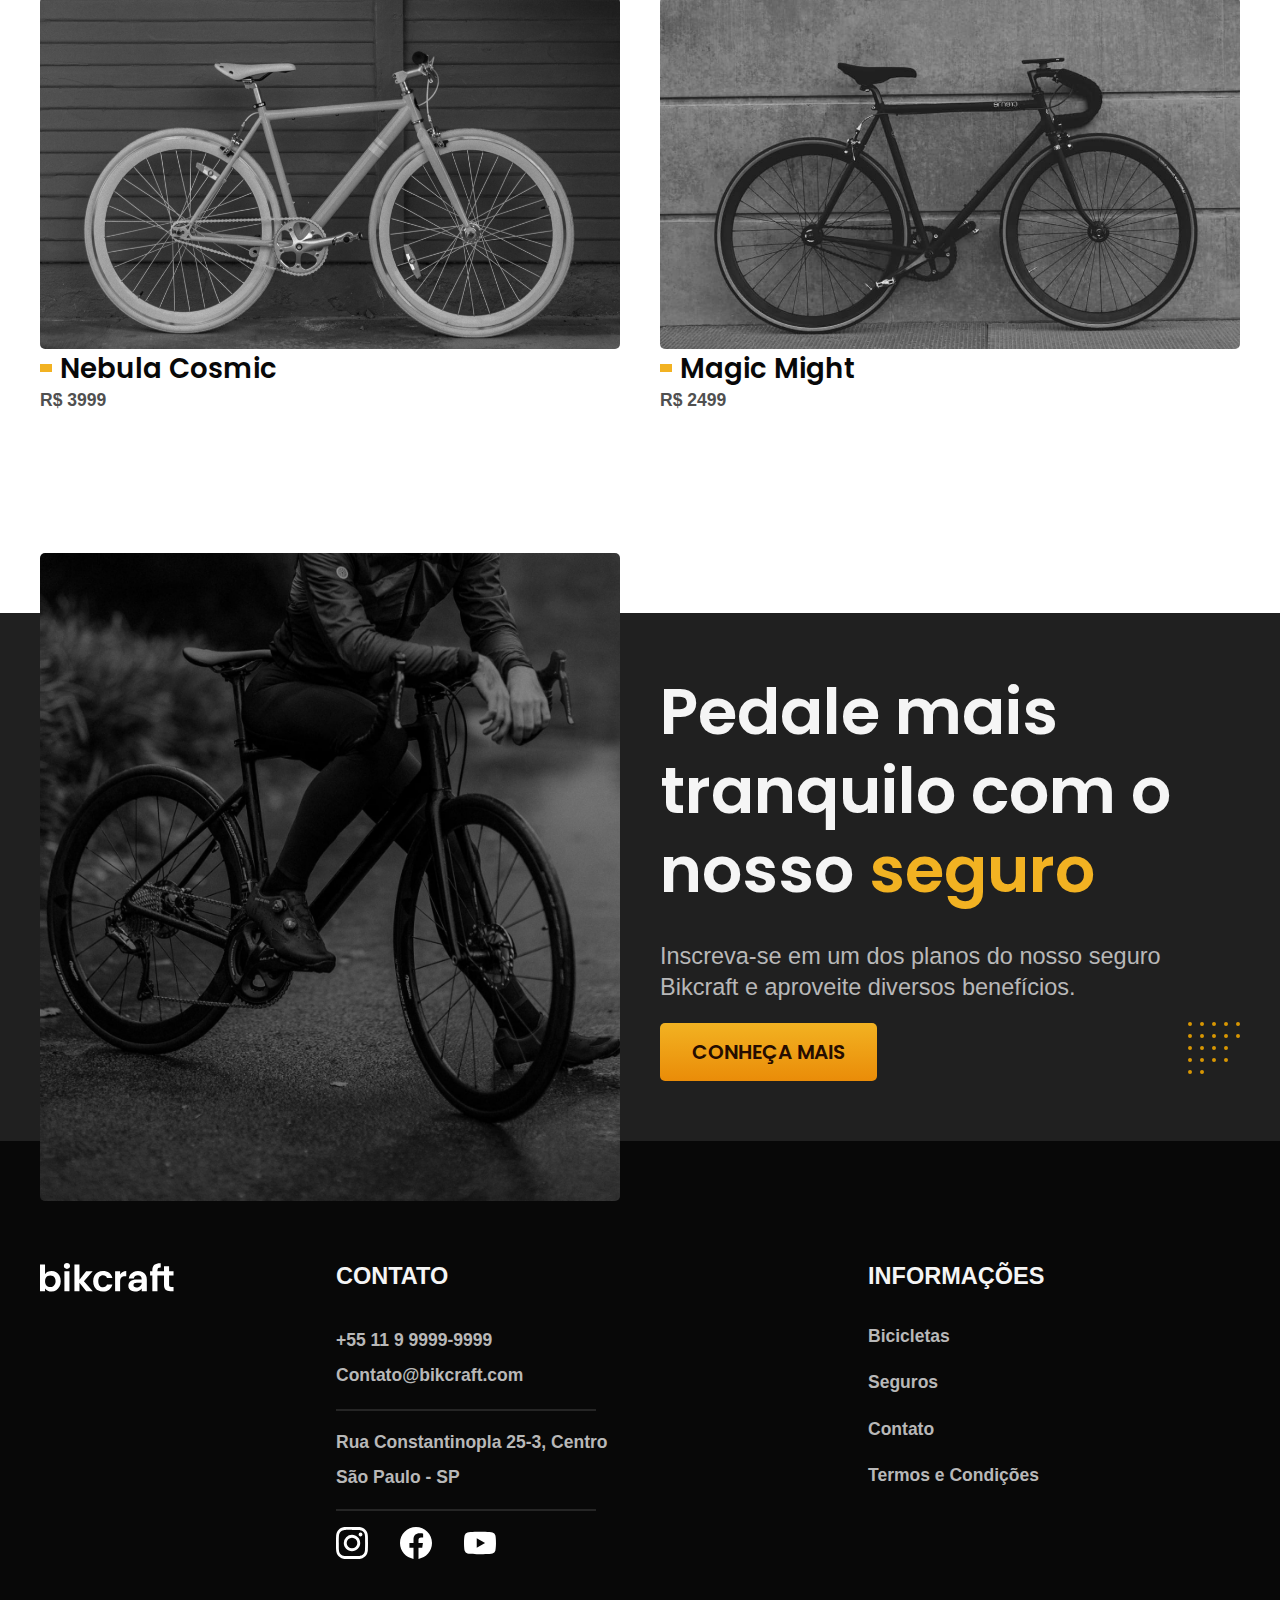
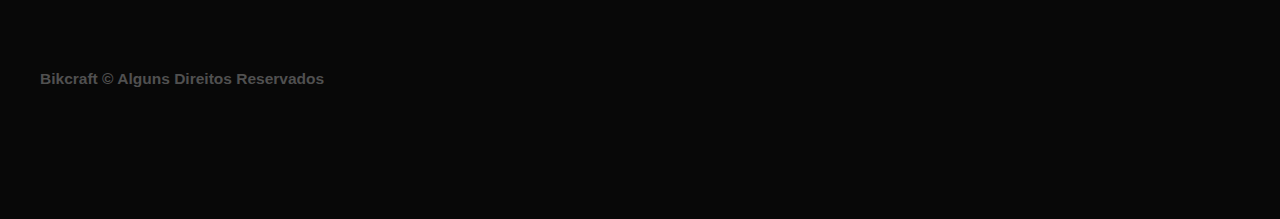
<file: pages/nebula.html>
<!DOCTYPE html>
<html lang="en">
  <head>
    <meta charset="UTF-8" />
    <meta name="viewport" content="width=device-width, initial-scale=1.0" />
    <title>Bikcraft - Nebula Cosmic</title>
    <link rel="preload" href="/css/style.min.css" as="style" />
    <link rel="stylesheet" href="/css/style.min.css" />
    <link rel="shortcut icon" href="/favicon.svg" type="image/svg+xml" />
    <link rel="preconnect" href="https://fonts.googleapis.com" />
    <link rel="preconnect" href="https://fonts.gstatic.com" crossorigin />
    <link href="https://fonts.googleapis.com/css2?family=Inter:ital,opsz,wght@0,14..32,100..900;1,14..32,100..900&family=La+Belle+Aurore&family=Playfair:ital,opsz,wght@0,5..1200,300..900;1,5..1200,300..900&family=Poppins:ital,wght@0,100;0,200;0,300;0,400;0,500;0,600;0,700;0,800;0,900;1,100;1,200;1,300;1,400;1,500;1,600;1,700;1,800;1,900&display=swap" rel="stylesheet" />
    <script>
      document.documentElement.classList.add("js");
    </script>
  </head>
  <body>
    <div id="bicicletas-interna">
      <div class="head-bg bg-black">
        <header class="width-limit marg-center pad-24-0">
          <a href="/index.html"><img src="/img/bikcraft.svg" alt="Bikcraft" width="136" height="32" /></a>
          <nav>
            <ul class="regular poppins">
              <li><a href="/pages/bicicletas.html">Bicicletas</a></li>
              <li><a href="/pages/seguro.html">Seguros</a></li>
              <li><a href="/pages/contato.html">Contato</a></li>
            </ul>
          </nav>
        </header>
      </div>

      <div class="bike-int-holder">
        <main>
          <div class="mhbki bg-gray">
            <div class="bike-int marg-center width-limit">
              <div class="name-price">
                <span class="font36 line-13 poppins medium fadeInLeft" data-anime="150">R$ 3999</span>
                <h2 class="font64 line-titleh1 f-white poppins fadeInLeft" data-anime="200">Nebula Cosmic<span class="ponto">.</span></h2>
              </div>

              <div class="bike-int-content">
                <div class="bike-int-imgs">
                  <img id="img-principal" class="border5" src="/img/bicicleta/nimbus3.jpg" alt="Foto Nebula Cosmic 1" width="1120" height="880" />
                  <ul>
                    <li>
                      <img class="border5" src="/img/bicicleta/nimbus3.jpg" alt="Foto Nebula Cosmic 1" width="1120" height="880" />
                    </li>
                    <li>
                      <img class="border5" src="/img/bicicleta/nimbus2.jpg" alt="Foto Nebula Cosmic 2" width="1120" height="880" />
                    </li>
                    <li><img class="border5" src="/img/bicicleta/nimbus1.jpg" alt="Foto Nebula Cosmic 3" width="1120" height="880" /></li>
                  </ul>
                </div>
                <div class="bike-int-info">
                  <p class="b-i-text font24 line-13 regular">A Nebula Cosmic é a melhor Bikcraft já criada pela nossa equipe. Ela vem equipada com os melhores acessórios, o que garante maior velocidade.</p>
                  <div class="b-i-i-t-btn">
                    <a href="/pages/orcamento.html?opcao=bikcraft&produto=nebula" class="btn-p pad-16-32 poppins semibold uppercase">Comprar Agora</a>
                    <span class="font12 poppins semibold border5 ship-stock-img bg-black">
                      <img src="/img/icones/entrega.svg" alt="" width="16" height="16" />
                      entrega em 5 dias
                    </span>
                    <span class="font12 poppins semibold border5 ship-stock-img bg-black">
                      <img src="/img/icones/estoque.svg" alt="" width="16" height="16" />
                      4 em estoque
                    </span>
                  </div>

                  <h2 class="poppins font16 line-13 semibold f-white uppercase">Informações</h2>
                  <ul class="bg-black bi-info border5">
                    <li>
                      <img src="/img/icones/eletrica.svg" alt="" width="32" height="32" />
                      <h3 class="font20 line-13 f-white semibold">Motor Elétrico</h3>
                      <p class="font14 line-13">Permite você viajar distâncias inimaginaveis com a sua bike.</p>
                    </li>
                    <li>
                      <img src="/img/icones/velocidade.svg" alt="" width="32" height="32" />
                      <h3 class="font20 line-13 f-white semibold">60 km/h</h3>
                      <p class="font14 line-13">A mais rápida bicicleta elétrica disponível hoje no mercado.</p>
                    </li>
                    <li>
                      <img src="/img/icones/rastreador.svg" alt="" width="32" height="32" />
                      <h3 class="font20 line-13 f-white semibold">Rastreador</h3>
                      <p class="font14 line-13">Rastreador e sistema anti-furto para garantir o seu sossego.</p>
                    </li>
                    <li>
                      <img src="/img/icones/carbono.svg" alt="" width="32" height="32" />
                      <h3 class="font20 line-13 f-white semibold">Fibra de Carbono</h3>
                      <p class="font14 line-13">Maior proteção possível para a sua Bikcraft com fibra de carbono.</p>
                    </li>
                  </ul>

                  <h2 class="poppins font16 line-13 semibold f-white uppercase">Ficha Técnica</h2>
                  <ul class="bg-black bi-sheet border5">
                    <li class="semibold font16 line-13">Peso <span class="regular">11 kg</span></li>
                    <li class="semibold font16 line-13">Altura <span class="regular">80cm</span></li>
                    <li class="semibold font16 line-13">Largura <span class="regular">147cm</span></li>
                    <li class="semibold font16 line-13">Profundidade <span class="regular">12cm</span></li>
                    <li class="semibold font16 line-13">Marchas <span class="regular">24</span></li>
                    <li class="semibold font16 line-13">Roda <span class="regular">29</span></li>
                  </ul>
                </div>
              </div>
            </div>
          </div>
          <div class="bike-other bg-white">
            <section class="bike-other-content width-limit marg-center">
              <h2 class="f-black font64 line-titleh1 semibold poppins">escolha a sua<span class="ponto">.</span></h2>
              <ul class="bike-other-list">
                <li>
                  <a href="/pages/nebula.html">
                    <img class="border5" src="/img/bicicletas/nebula.jpg" alt="" width="920" height="1040" />
                    <div class="li-home-info">
                      <h3 class="poppins semibold font28">Nebula Cosmic</h3>
                      <span class="semibold font18 preco-home">R$ 3999</span>
                    </div>
                  </a>
                </li>
                <li>
                  <a href="/pages/magic.html">
                    <img class="border5" src="/img/bicicletas/magic.jpg" alt="" width="920" height="1040" />
                    <div class="li-home-info">
                      <h3 class="poppins semibold font28">Magic Might</h3>
                      <span class="semibold font18 preco-home">R$ 2499</span>
                    </div>
                  </a>
                </li>
              </ul>
            </section>
          </div>
        </main>
        <div class="bg-bike-atc bg-gray">
          <article class="fine-abt width-limit marg-center">
            <div class="bike-atc-holder">
              <img class="border5" src="/img/fotos/seguros.jpg" alt="" width="1360" height="1512" />
              <div class="bike-atc-text">
                <h2 class="font64 line-titleh1 poppins semibold f-white">Pedale mais tranquilo com o nosso <span class="ponto">seguro</span></h2>
                <p class="font24 line-13 medium">Inscreva-se em um dos planos do nosso seguro Bikcraft e aproveite diversos benefícios.</p>
                <a class="btn-p pad-16-32 poppins semibold uppercase" href="/pages/seguro.html">Conheça Mais</a>
              </div>
            </div>
          </article>
        </div>
      </div>

      <div class="footer-bg bg-black">
        <footer class="width-limit marg-center">
          <div class="footer-content">
            <a class="footer-link-home" href="/index.html"><img class="footer-logo" src="/img/bikcraft.svg" alt="Bikcraft" width="136" height="32" /></a>
            <div class="footer-contact font18">
              <h4 class="font24 line-13 semibold uppercase">Contato</h4>
              <div class="footer-cnt-info">
                <p>+55 11 9 9999-9999</p>
                <p>Contato@bikcraft.com</p>
              </div>
              <div class="footer-lct-info">
                <p>Rua Constantinopla 25-3, Centro</p>
                <p>São Paulo - SP</p>
              </div>
              <div class="footer-social-media">
                <a href="https://www.youtube.com/watch?v=dQw4w9WgXcQ" target="_blank" rel="noopener">
                  <img src="/img/redes/instagram.svg" alt="Instagram" width="32" height="32" />
                </a>
                <a href="https://www.youtube.com/watch?v=dQw4w9WgXcQ" target="_blank" rel="noopener">
                  <img src="/img/redes/facebook.svg" alt="Facebook" width="32" height="32" />
                </a>
                <a href="https://www.youtube.com/watch?v=dQw4w9WgXcQ" target="_blank" rel="noopener">
                  <img src="/img/redes/youtube.svg" alt="YouTube" width="32" height="32" />
                </a>
              </div>
            </div>
            <div class="footer-info font18">
              <h4 class="font24 line-13 semibold uppercase">Informações</h4>
              <ul>
                <li><a href="/pages/bicicletas.html">Bicicletas</a></li>
                <li><a href="/pages/seguro.html">Seguros</a></li>
                <li><a href="/pages/contato.html">Contato</a></li>
                <li><a href="/pages/termos.html">Termos e Condições</a></li>
              </ul>
            </div>
          </div>
          <div class="footer-cop">
            <span class="semibold font16">Bikcraft © Alguns Direitos Reservados</span>
          </div>
        </footer>
      </div>
    </div>

    <script src="/plugins/simple-anime.js"></script>
    <script src="/js/script.js"></script>
  </body>
</html>
</file>
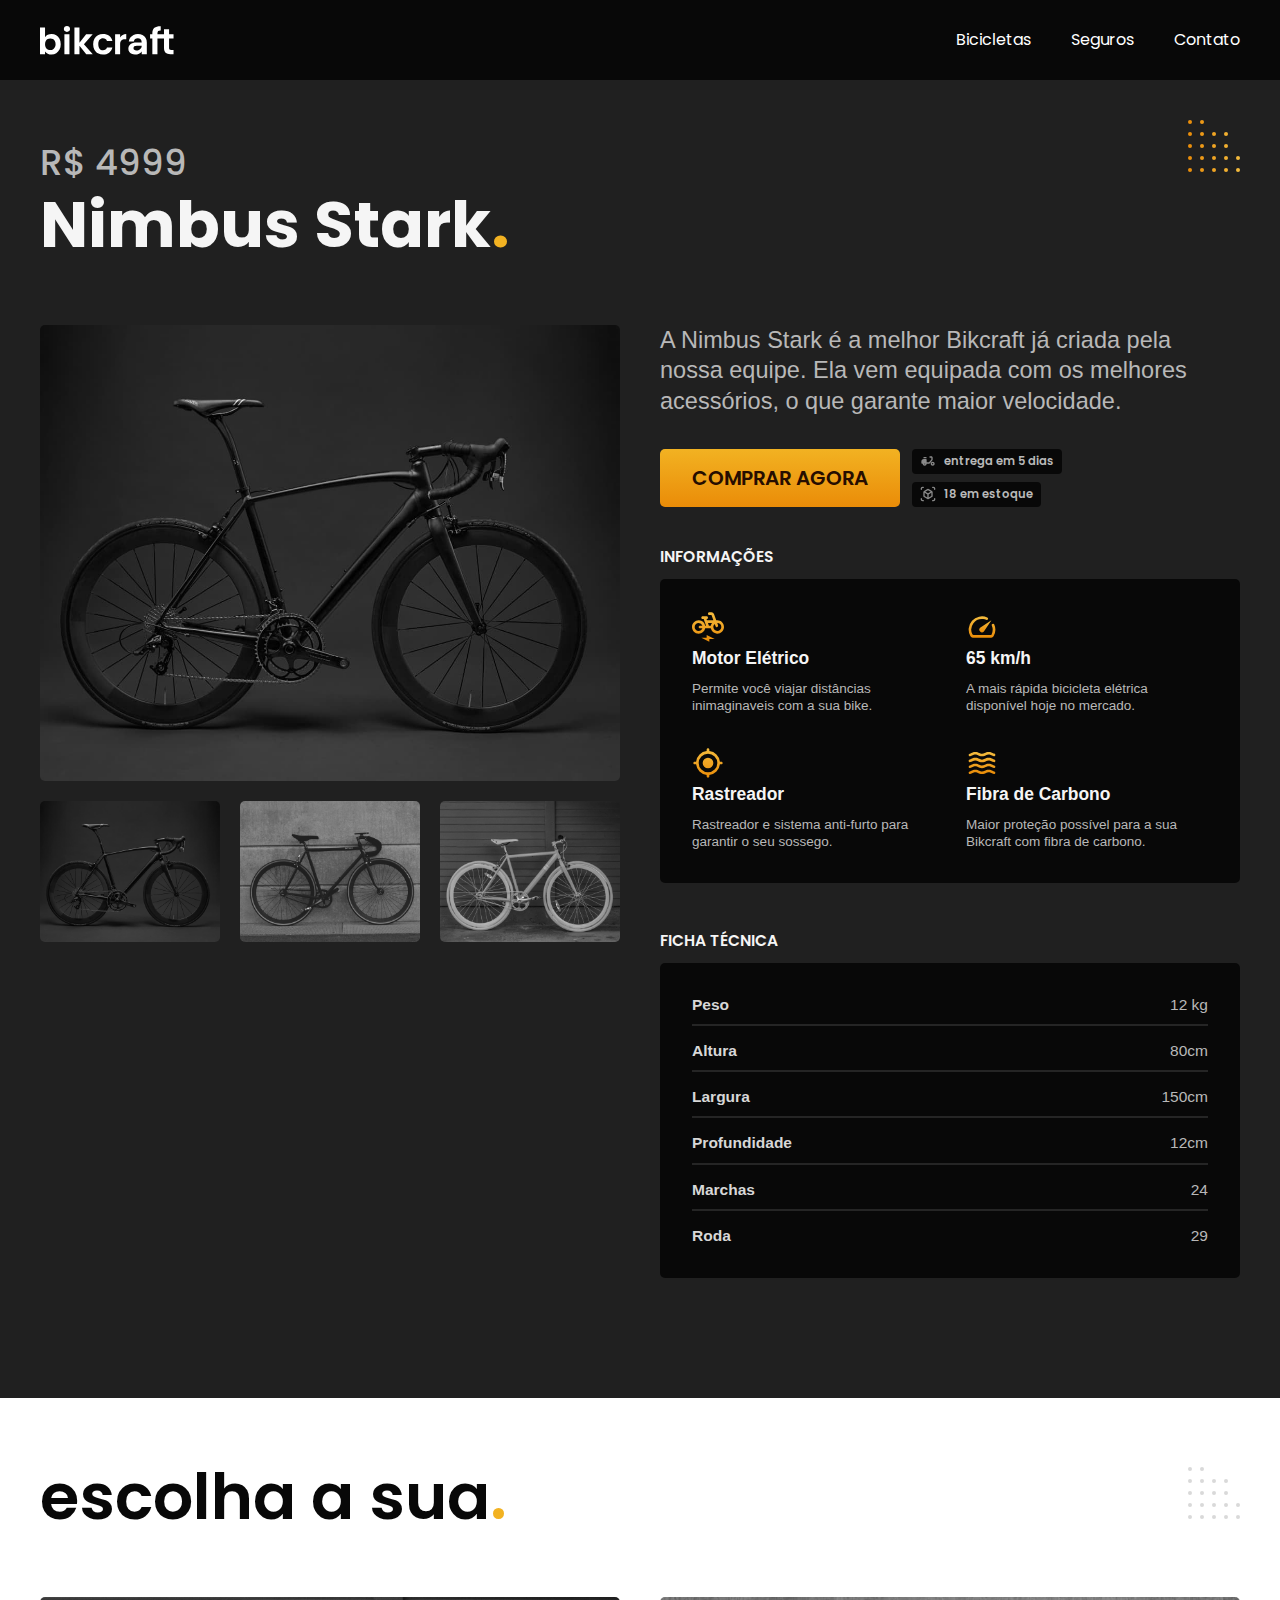
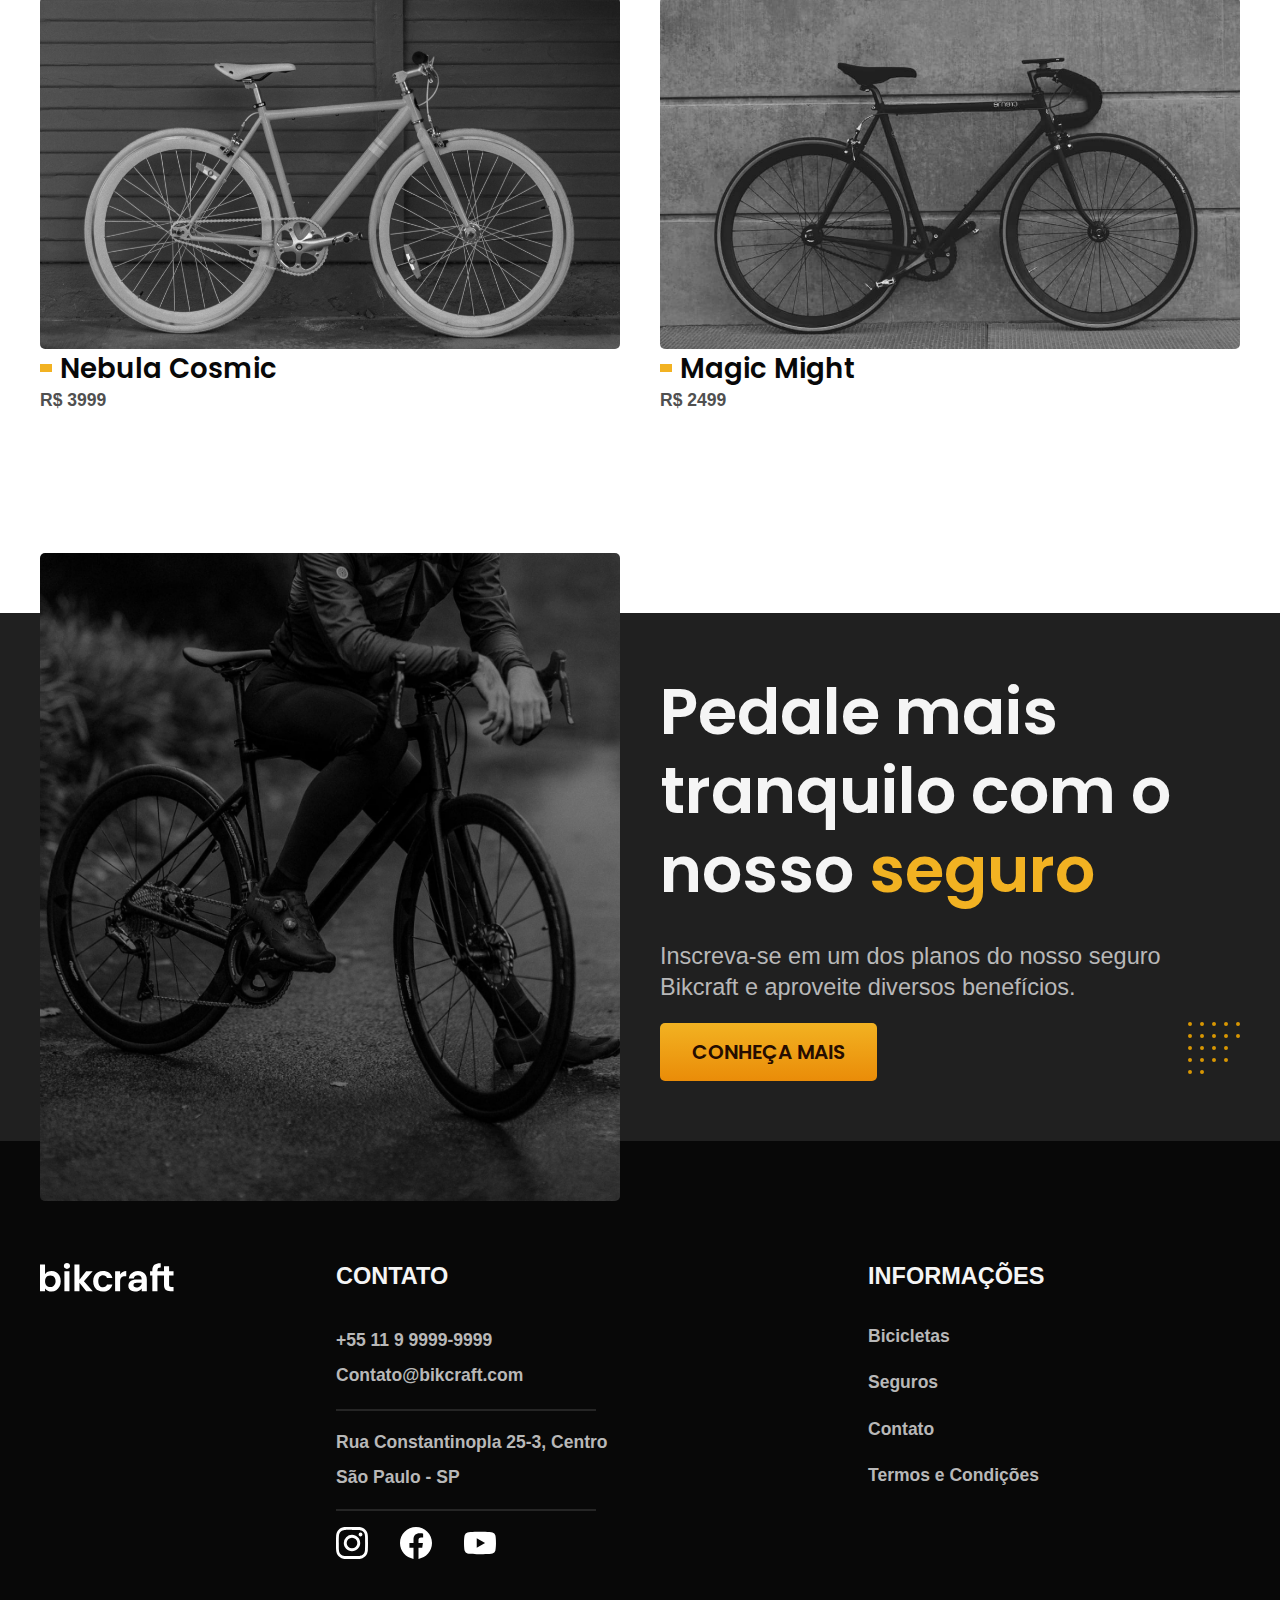
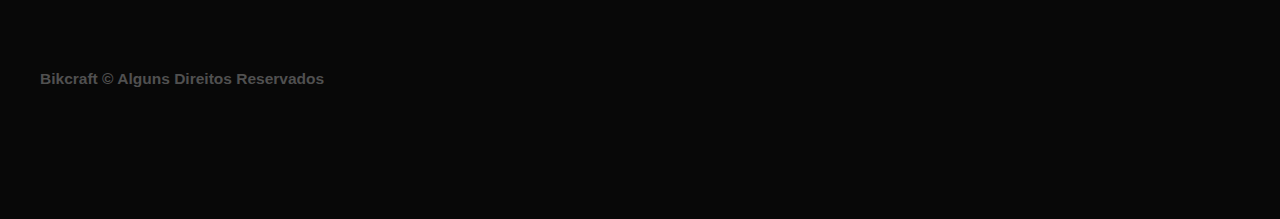
<file: pages/nimbus.html>
<!DOCTYPE html>
<html lang="en">
  <head>
    <meta charset="UTF-8" />
    <meta name="viewport" content="width=device-width, initial-scale=1.0" />
    <title>Bikcraft - Nimbus Stark</title>
    <link rel="preload" href="/css/style.min.css" as="style" />
    <link rel="stylesheet" href="/css/style.min.css" />
    <link rel="shortcut icon" href="/favicon.svg" type="image/svg+xml" />
    <link rel="preconnect" href="https://fonts.googleapis.com" />
    <link rel="preconnect" href="https://fonts.gstatic.com" crossorigin />
    <link href="https://fonts.googleapis.com/css2?family=Inter:ital,opsz,wght@0,14..32,100..900;1,14..32,100..900&family=La+Belle+Aurore&family=Playfair:ital,opsz,wght@0,5..1200,300..900;1,5..1200,300..900&family=Poppins:ital,wght@0,100;0,200;0,300;0,400;0,500;0,600;0,700;0,800;0,900;1,100;1,200;1,300;1,400;1,500;1,600;1,700;1,800;1,900&display=swap" rel="stylesheet" />
    <script>
      document.documentElement.classList.add("js");
    </script>
  </head>
  <body>
    <div id="bicicletas-interna">
      <div class="head-bg bg-black">
        <header class="width-limit marg-center pad-24-0">
          <a href="/index.html"><img src="/img/bikcraft.svg" alt="Bikcraft" width="136" height="32" /></a>
          <nav>
            <ul class="regular poppins">
              <li><a href="/pages/bicicletas.html">Bicicletas</a></li>
              <li><a href="/pages/seguro.html">Seguros</a></li>
              <li><a href="/pages/contato.html">Contato</a></li>
            </ul>
          </nav>
        </header>
      </div>

      <div class="bike-int-holder">
        <main>
          <div class="mhbki bg-gray">
            <div class="bike-int marg-center width-limit">
              <div class="name-price">
                <span class="font36 line-13 poppins medium fadeInLeft" data-anime="150">R$ 4999</span>
                <h2 class="font64 line-titleh1 f-white poppins fadeInLeft" data-anime="200">Nimbus Stark<span class="ponto">.</span></h2>
              </div>

              <div class="bike-int-content">
                <div class="bike-int-imgs">
                  <img id="img-principal" class="border5" src="/img/bicicleta/nimbus1.jpg" alt="Foto Nimbus Stark 1" width="1120" height="880" />
                  <ul>
                    <li>
                      <img class="border5" src="/img/bicicleta/nimbus1.jpg" alt="Foto Nimbus Stark 1" width="1120" height="880" />
                    </li>
                    <li>
                      <img class="border5" src="/img/bicicleta/nimbus2.jpg" alt="Foto Nimbus Stark 2" width="1120" height="880" />
                    </li>
                    <li><img class="border5" src="/img/bicicleta/nimbus3.jpg" alt="Foto Nimbus Stark 3" width="1120" height="880" /></li>
                  </ul>
                </div>
                <div class="bike-int-info">
                  <p class="b-i-text font24 line-13 regular">A Nimbus Stark é a melhor Bikcraft já criada pela nossa equipe. Ela vem equipada com os melhores acessórios, o que garante maior velocidade.</p>
                  <div class="b-i-i-t-btn">
                    <a href="/pages/orcamento.html?opcao=bikcraft&produto=nimbus" class="btn-p pad-16-32 poppins semibold uppercase">Comprar Agora</a>
                    <span class="font12 poppins semibold border5 ship-stock-img bg-black">
                      <img src="/img/icones/entrega.svg" alt="" width="16" height="16" />
                      entrega em 5 dias
                    </span>
                    <span class="font12 poppins semibold border5 ship-stock-img bg-black">
                      <img src="/img/icones/estoque.svg" alt="" width="16" height="16" />
                      18 em estoque
                    </span>
                  </div>

                  <h2 class="poppins font16 line-13 semibold f-white uppercase">Informações</h2>
                  <ul class="bg-black bi-info border5">
                    <li>
                      <img src="/img/icones/eletrica.svg" alt="" width="32" height="32" />
                      <h3 class="font20 line-13 f-white semibold">Motor Elétrico</h3>
                      <p class="font14 line-13">Permite você viajar distâncias inimaginaveis com a sua bike.</p>
                    </li>
                    <li>
                      <img src="/img/icones/velocidade.svg" alt="" width="32" height="32" />
                      <h3 class="font20 line-13 f-white semibold">65 km/h</h3>
                      <p class="font14 line-13">A mais rápida bicicleta elétrica disponível hoje no mercado.</p>
                    </li>
                    <li>
                      <img src="/img/icones/rastreador.svg" alt="" width="32" height="32" />
                      <h3 class="font20 line-13 f-white semibold">Rastreador</h3>
                      <p class="font14 line-13">Rastreador e sistema anti-furto para garantir o seu sossego.</p>
                    </li>
                    <li>
                      <img src="/img/icones/carbono.svg" alt="" width="32" height="32" />
                      <h3 class="font20 line-13 f-white semibold">Fibra de Carbono</h3>
                      <p class="font14 line-13">Maior proteção possível para a sua Bikcraft com fibra de carbono.</p>
                    </li>
                  </ul>

                  <h2 class="poppins font16 line-13 semibold f-white uppercase">Ficha Técnica</h2>
                  <ul class="bg-black bi-sheet border5">
                    <li class="semibold font16 line-13">Peso <span class="regular">12 kg</span></li>
                    <li class="semibold font16 line-13">Altura <span class="regular">80cm</span></li>
                    <li class="semibold font16 line-13">Largura <span class="regular">150cm</span></li>
                    <li class="semibold font16 line-13">Profundidade <span class="regular">12cm</span></li>
                    <li class="semibold font16 line-13">Marchas <span class="regular">24</span></li>
                    <li class="semibold font16 line-13">Roda <span class="regular">29</span></li>
                  </ul>
                </div>
              </div>
            </div>
          </div>
          <div class="bike-other bg-white">
            <section class="bike-other-content width-limit marg-center">
              <h2 class="f-black font64 line-titleh1 semibold poppins">escolha a sua<span class="ponto">.</span></h2>
              <ul class="bike-other-list">
                <li>
                  <a href="/pages/nebula.html">
                    <img class="border5" src="/img/bicicletas/nebula.jpg" alt="" width="920" height="1040" />
                    <div class="li-home-info">
                      <h3 class="poppins semibold font28">Nebula Cosmic</h3>
                      <span class="semibold font18 preco-home">R$ 3999</span>
                    </div>
                  </a>
                </li>
                <li>
                  <a href="/pages/magic.html">
                    <img class="border5" src="/img/bicicletas/magic.jpg" alt="" width="920" height="1040" />
                    <div class="li-home-info">
                      <h3 class="poppins semibold font28">Magic Might</h3>
                      <span class="semibold font18 preco-home">R$ 2499</span>
                    </div>
                  </a>
                </li>
              </ul>
            </section>
          </div>
        </main>
        <div class="bg-bike-atc bg-gray">
          <article class="fine-abt width-limit marg-center">
            <div class="bike-atc-holder">
              <img class="border5" src="/img/fotos/seguros.jpg" alt="" width="1360" height="1512" />
              <div class="bike-atc-text">
                <h2 class="font64 line-titleh1 poppins semibold f-white">Pedale mais tranquilo com o nosso <span class="ponto">seguro</span></h2>
                <p class="font24 line-13 medium">Inscreva-se em um dos planos do nosso seguro Bikcraft e aproveite diversos benefícios.</p>
                <a class="btn-p pad-16-32 poppins semibold uppercase" href="/pages/seguro.html">Conheça Mais</a>
              </div>
            </div>
          </article>
        </div>
      </div>

      <div class="footer-bg bg-black">
        <footer class="width-limit marg-center">
          <div class="footer-content">
            <a class="footer-link-home" href="/index.html"><img class="footer-logo" src="/img/bikcraft.svg" alt="Bikcraft" width="136" height="32" /></a>
            <div class="footer-contact font18">
              <h4 class="font24 line-13 semibold uppercase">Contato</h4>
              <div class="footer-cnt-info">
                <p>+55 11 9 9999-9999</p>
                <p>Contato@bikcraft.com</p>
              </div>
              <div class="footer-lct-info">
                <p>Rua Constantinopla 25-3, Centro</p>
                <p>São Paulo - SP</p>
              </div>
              <div class="footer-social-media">
                <a href="https://www.youtube.com/watch?v=dQw4w9WgXcQ" target="_blank" rel="noopener">
                  <img src="/img/redes/instagram.svg" alt="Instagram" width="32" height="32" />
                </a>
                <a href="https://www.youtube.com/watch?v=dQw4w9WgXcQ" target="_blank" rel="noopener">
                  <img src="/img/redes/facebook.svg" alt="Facebook" width="32" height="32" />
                </a>
                <a href="https://www.youtube.com/watch?v=dQw4w9WgXcQ" target="_blank" rel="noopener">
                  <img src="/img/redes/youtube.svg" alt="YouTube" width="32" height="32" />
                </a>
              </div>
            </div>
            <div class="footer-info font18">
              <h4 class="font24 line-13 semibold uppercase">Informações</h4>
              <ul>
                <li><a href="/pages/bicicletas.html">Bicicletas</a></li>
                <li><a href="/pages/seguro.html">Seguros</a></li>
                <li><a href="/pages/contato.html">Contato</a></li>
                <li><a href="/pages/termos.html">Termos e Condições</a></li>
              </ul>
            </div>
          </div>
          <div class="footer-cop">
            <span class="semibold font16">Bikcraft © Alguns Direitos Reservados</span>
          </div>
        </footer>
      </div>
    </div>

    <script src="/plugins/simple-anime.js"></script>
    <script src="/js/script.js"></script>
  </body>
</html>
</file>
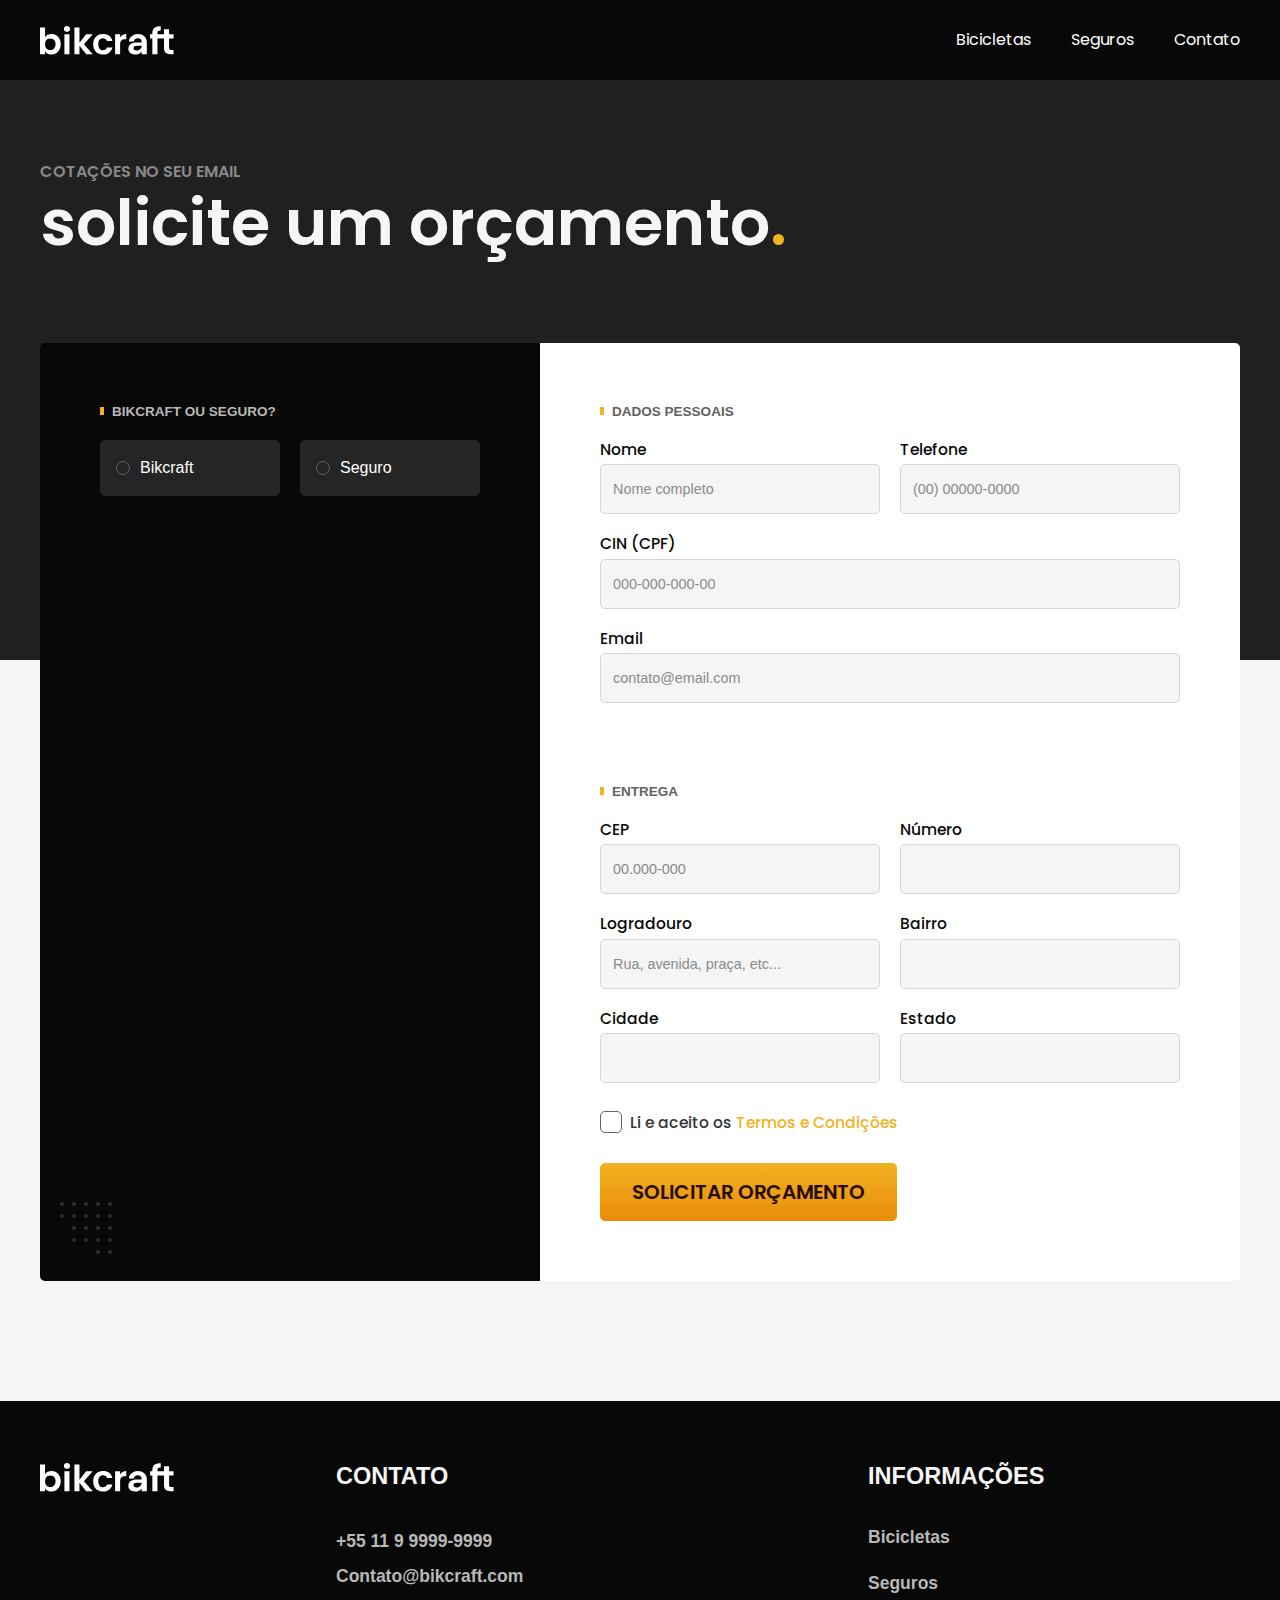
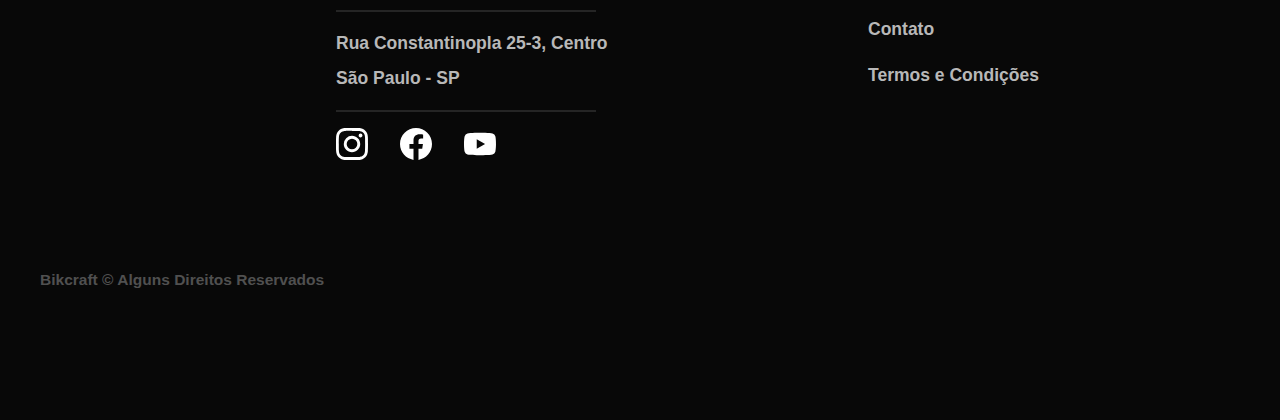
<file: pages/orcamento.html>
<!DOCTYPE html>
<html lang="en">
  <head>
    <meta charset="UTF-8" />
    <meta name="viewport" content="width=device-width, initial-scale=1.0" />
    <title>Bikcraft - Orçamento</title>
    <link rel="preload" href="/css/style.min.css" as="style" />
    <link rel="stylesheet" href="/css/style.min.css" />
    <link rel="shortcut icon" href="/favicon.svg" type="image/svg+xml" />
    <link rel="preconnect" href="https://fonts.googleapis.com" />
    <link rel="preconnect" href="https://fonts.gstatic.com" crossorigin />
    <link href="https://fonts.googleapis.com/css2?family=Inter:ital,opsz,wght@0,14..32,100..900;1,14..32,100..900&family=La+Belle+Aurore&family=Playfair:ital,opsz,wght@0,5..1200,300..900;1,5..1200,300..900&family=Poppins:ital,wght@0,100;0,200;0,300;0,400;0,500;0,600;0,700;0,800;0,900;1,100;1,200;1,300;1,400;1,500;1,600;1,700;1,800;1,900&display=swap" rel="stylesheet" />
    <script>
      document.documentElement.classList.add("js");
    </script>
  </head>
  <body>
    <div class="head-bg bg-black">
      <header class="width-limit marg-center pad-24-0">
        <a href="/index.html"><img src="/img/bikcraft.svg" alt="Bikcraft" width="136" height="32" /></a>
        <nav>
          <ul class="regular poppins">
            <li><a href="/pages/bicicletas.html">Bicicletas</a></li>
            <li><a href="/pages/seguro.html">Seguros</a></li>
            <li><a href="/pages/contato.html">Contato</a></li>
          </ul>
        </nav>
      </header>
    </div>

    <div id="orcamento">
      <main>
        <div class="orcamento-title-bg bg-gray">
          <section class="orcamento-title marg-center width-limit">
            <span class="subspan-small poppins uppercase semibold">Cotações no seu Email</span>
            <h2 class="poppins semibold font64 line-titleh1 f-white">solicite um orçamento<span class="ponto">.</span></h2>
          </section>
        </div>

        <form class="ocmt-ct-bg" action="/pages/orcamento.html">
          <section class="marg-center width-limit">
            <div class="orcamento-container">
              <div class="bik-fine-type bg-black">
                <div>
                  <div id="bik-fine-opt">
                    <h2 class="semibold line-13 font14 uppercase">Bikcraft ou Seguro?</h2>
                    <div class="bik-or-fine radio-group r-i-g-group">
                      <div class="r-i-g-item">
                        <input type="radio" id="bikcraft" name="opcao" value="bikcraft" />
                        <label for="bikcraft">Bikcraft</label>
                      </div>

                      <div class="r-i-g-item">
                        <input type="radio" id="seguro" name="opcao" value="seguro" />
                        <label for="seguro">Seguro</label>
                      </div>
                    </div>
                  </div>

                  <div id="bik-type-opt">
                    <h2 class="semibold line-13 font14 uppercase">Escolha a sua</h2>
                    <div class="bik-select-type radio-group r-i-g-group">
                      <div class="r-i-g-item">
                        <input type="radio" id="nimbus" name="produto" value="nimbus" />
                        <label for="nimbus">Nimbus Stark <span class="rig-preco font16 line-13 f-black">R$ 4999</span></label>
                        <div class="rig-item-content bg-white2 border5">
                          <ul>
                            <li class="font14 line-13 regular"><img src="/img/icones/eletrica.svg" alt="" height="20" width="20" />Motor Elétrico</li>
                            <li class="font14 line-13 regular"><img src="/img/icones/carbono.svg" alt="" height="20" width="20" />Fibra de Carbono</li>
                            <li class="font14 line-13 regular"><img src="/img/icones/velocidade.svg" alt="" height="20" width="20" />65 km/h</li>
                            <li class="font14 line-13 regular"><img src="/img/icones/rastreador.svg" alt="" height="20" width="20" />Rastreador</li>
                          </ul>
                          <img src="/img/bicicletas/nimbus.jpg" alt="" class="border5" />
                        </div>
                      </div>

                      <div class="r-i-g-item">
                        <input type="radio" id="magic" name="produto" value="magic" />
                        <label for="magic">Magic Might<span class="rig-preco font16 line-13 f-black">R$ 2599</span></label>
                        <div class="rig-item-content bg-white2 border5">
                          <ul>
                            <li class="font14 line-13 regular"><img src="/img/icones/eletrica.svg" alt="" height="20" width="20" />Motor Elétrico</li>
                            <li class="font14 line-13 regular"><img src="/img/icones/carbono.svg" alt="" height="20" width="20" />Fibra de Carbono</li>
                            <li class="font14 line-13 regular"><img src="/img/icones/velocidade.svg" alt="" height="20" width="20" />40 km/h</li>
                            <li class="font14 line-13 regular"><img src="/img/icones/rastreador.svg" alt="" height="20" width="20" />Rastreador</li>
                          </ul>
                          <img src="/img/bicicletas/magic.jpg" alt="" class="border5" />
                        </div>
                      </div>

                      <div class="r-i-g-item">
                        <input type="radio" id="nebula" name="produto" value="nebula" />
                        <label for="nebula">Nebula Cosmic<span class="rig-preco font16 line-13 f-black">R$ 3999</span></label>
                        <div class="rig-item-content bg-white2 border5">
                          <ul>
                            <li class="font14 line-13 regular"><img src="/img/icones/eletrica.svg" alt="" height="20" width="20" />Motor Elétrico</li>
                            <li class="font14 line-13 regular"><img src="/img/icones/carbono.svg" alt="" height="20" width="20" />Fibra de Carbono</li>
                            <li class="font14 line-13 regular"><img src="/img/icones/velocidade.svg" alt="" height="20" width="20" />60 km/h</li>
                            <li class="font14 line-13 regular"><img src="/img/icones/rastreador.svg" alt="" height="20" width="20" />Rastreador</li>
                          </ul>
                          <img src="/img/bicicletas/nebula.jpg" alt="" class="border5" />
                        </div>
                      </div>
                    </div>
                  </div>

                  <div id="fine-price-opt">
                    <h2 class="fpoh2 semibold line-13 font14 uppercase">Escolha seu Plano</h2>
                    <div class="radio-group r-i-g-group">
                      <div class="r-i-g-item">
                        <input type="radio" id="prata" name="produto" value="prata" />
                        <label for="prata">Prata<span class="rig-preco font16 line-13 f-black">R$ 199</span></label>
                      </div>

                      <div class="r-i-g-item">
                        <input type="radio" id="ouro" name="produto" value="ouro" />
                        <label for="ouro">Ouro<span class="rig-preco font16 line-13 f-black">R$ 299</span></label>
                      </div>
                    </div>
                  </div>
                </div>
              </div>
              <div class="orcamento-form bg-white">
                <h2 class="semibold line-13 font14 uppercase f-white col-2">Dados Pessoais</h2>
                <div>
                  <label class="font16 f-black line-13 poppins medium" for="nome">Nome</label>
                  <input placeholder="Nome completo" type="text" id="nome" name="nome" required />
                </div>
                <div>
                  <label class="font16 f-black line-13 poppins medium" for="telefone">Telefone</label>
                  <input placeholder="(00) 00000-0000" type="text" id="telefone" name="telefone" required />
                </div>
                <div class="col-2">
                  <label class="font16 f-black line-13 poppins medium" for="cpf">CIN (CPF)</label>
                  <input placeholder="000-000-000-00" type="cpf" id="cpf" name="cpf" required />
                </div>
                <div class="col-2">
                  <label class="font16 f-black line-13 poppins medium" for="email">Email</label>
                  <input placeholder="contato@email.com" type="email" id="email" name="email" required />
                </div>
                <h2 class="h2-ent semibold line-13 font14 uppercase f-white col-2">Entrega</h2>

                <div>
                  <label class="font16 f-black line-13 poppins medium" for="cep">CEP</label>
                  <input placeholder="00.000-000" type="text" id="cep" name="cep" required />
                </div>
                <div>
                  <label class="font16 f-black line-13 poppins medium" for="numero">Número</label>
                  <input type="text" id="numero" name="numero" required />
                </div>
                <div>
                  <label class="font16 f-black line-13 poppins medium" for="logradouro">Logradouro</label>
                  <input placeholder="Rua, avenida, praça, etc..." type="text" id="logradouro" name="logradouro" required />
                </div>
                <div>
                  <label class="font16 f-black line-13 poppins medium" for="bairro">Bairro</label>
                  <input type="bairro" id="bairro" name="bairro" required />
                </div>
                <div>
                  <label class="font16 f-black line-13 poppins medium" for="cidade">Cidade</label>
                  <input type="text" id="cidade" name="cidade" required />
                </div>
                <div>
                  <label class="font16 f-black line-13 poppins medium" for="estado">Estado</label>
                  <input type="text" id="estado" name="estado" required />
                </div>
                <div class="terms-o-label font16 line-13 poppins medium col-2">
                  <input type="checkbox" name="termos" id="termos" required />
                  <label for="termos">Li e aceito os <a class="f-black" href="/pages/termos.html">Termos e Condições</a></label>
                </div>
                <button type="submit" class="btn-p poppins uppercase semibold pad-16-32 col-2">Solicitar Orçamento</button>
              </div>
            </div>
          </section>
        </form>
      </main>
    </div>

    <div class="footer-bg bg-black">
      <footer class="width-limit marg-center">
        <div class="footer-content">
          <a class="footer-link-home" href="/index.html"><img class="footer-logo" src="/img/bikcraft.svg" alt="Bikcraft" width="136" height="32" /></a>
          <div class="footer-contact font18">
            <h4 class="font24 line-13 semibold uppercase">Contato</h4>
            <div class="footer-cnt-info">
              <p>+55 11 9 9999-9999</p>
              <p>Contato@bikcraft.com</p>
            </div>
            <div class="footer-lct-info">
              <p>Rua Constantinopla 25-3, Centro</p>
              <p>São Paulo - SP</p>
            </div>
            <div class="footer-social-media">
              <a href="https://www.youtube.com/watch?v=dQw4w9WgXcQ" target="_blank" rel="noopener">
                <img src="/img/redes/instagram.svg" alt="Instagram" width="32" height="32" />
              </a>
              <a href="https://www.youtube.com/watch?v=dQw4w9WgXcQ" target="_blank" rel="noopener">
                <img src="/img/redes/facebook.svg" alt="Facebook" width="32" height="32" />
              </a>
              <a href="https://www.youtube.com/watch?v=dQw4w9WgXcQ" target="_blank" rel="noopener">
                <img src="/img/redes/youtube.svg" alt="YouTube" width="32" height="32" />
              </a>
            </div>
          </div>
          <div class="footer-info font18">
            <h4 class="font24 line-13 semibold uppercase">Informações</h4>
            <ul>
              <li><a href="/pages/bicicletas.html">Bicicletas</a></li>
              <li><a href="/pages/seguro.html">Seguros</a></li>
              <li><a href="/pages/contato.html">Contato</a></li>
              <li><a href="/pages/termos.html">Termos e Condições</a></li>
            </ul>
          </div>
        </div>
        <div class="footer-cop">
          <span class="semibold font16">Bikcraft © Alguns Direitos Reservados</span>
        </div>
      </footer>
    </div>

    <script src="/js/script.js"></script>
  </body>
</html>
</file>
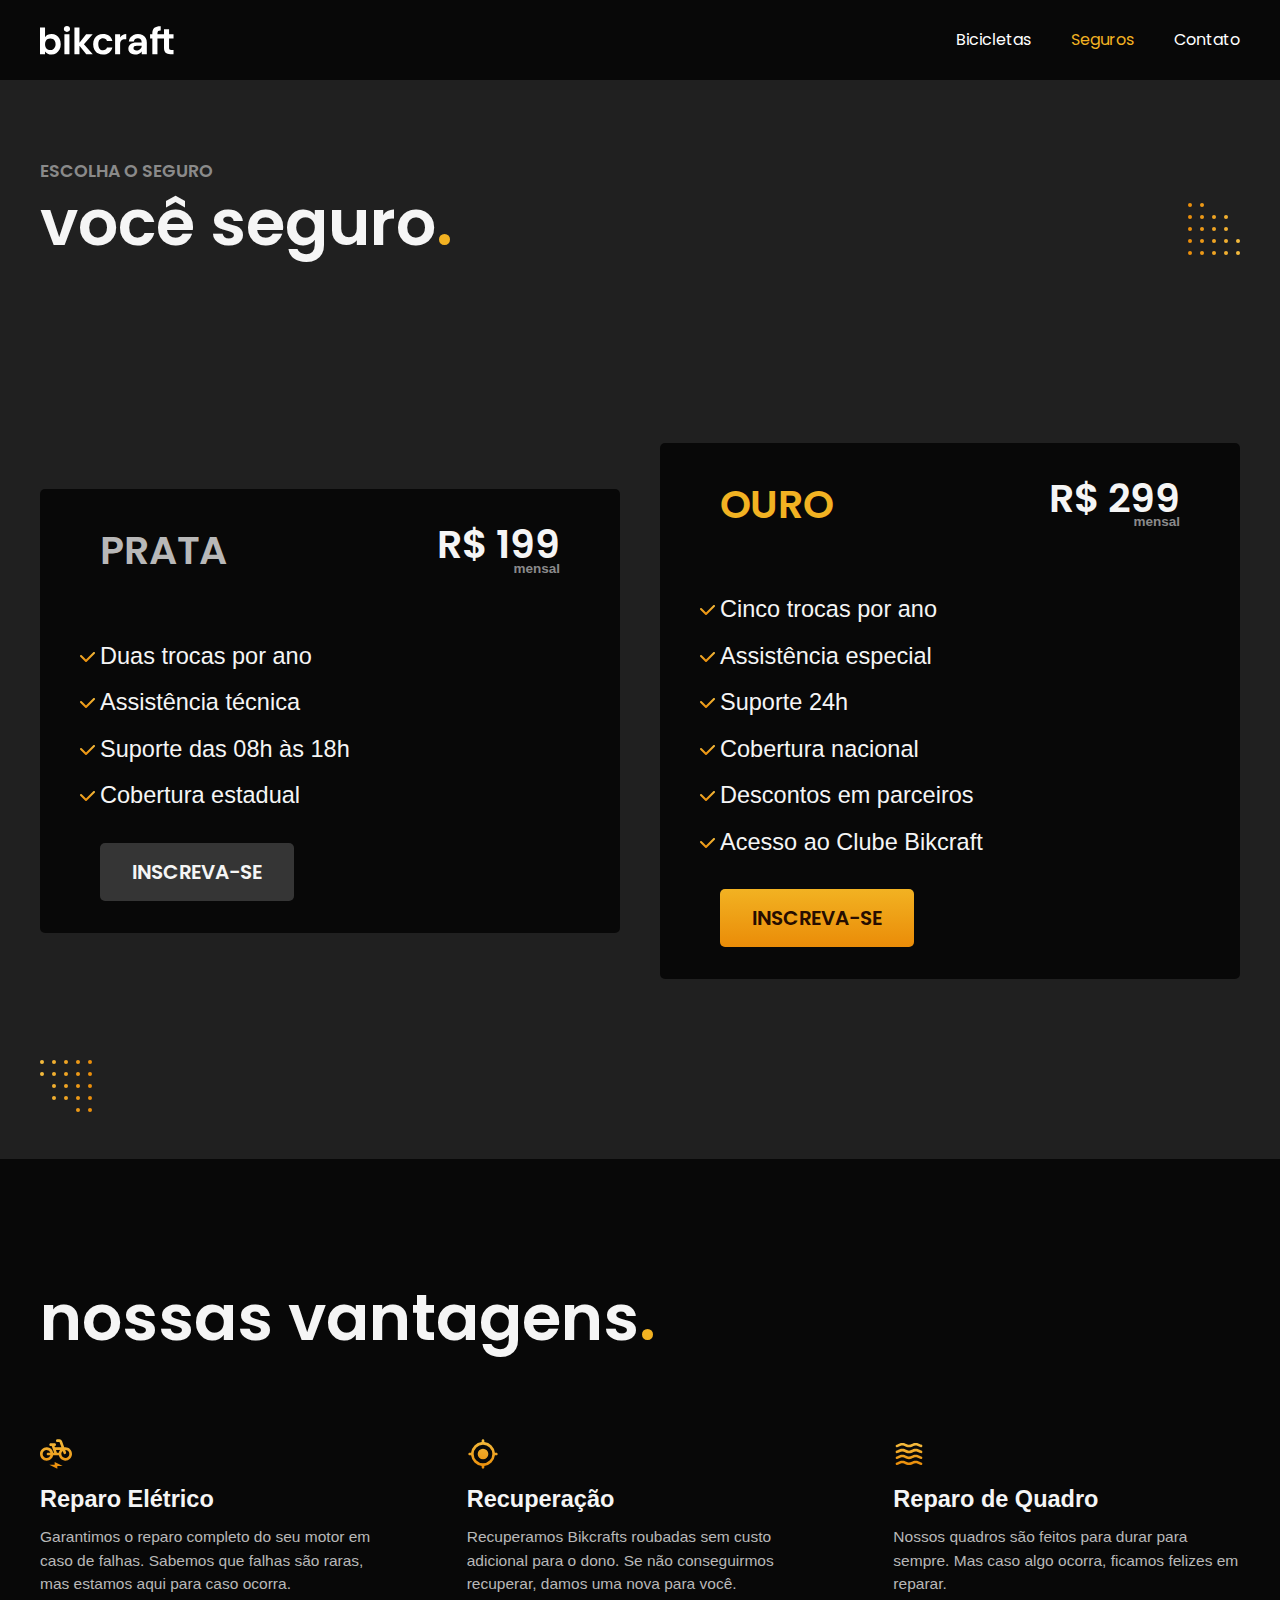
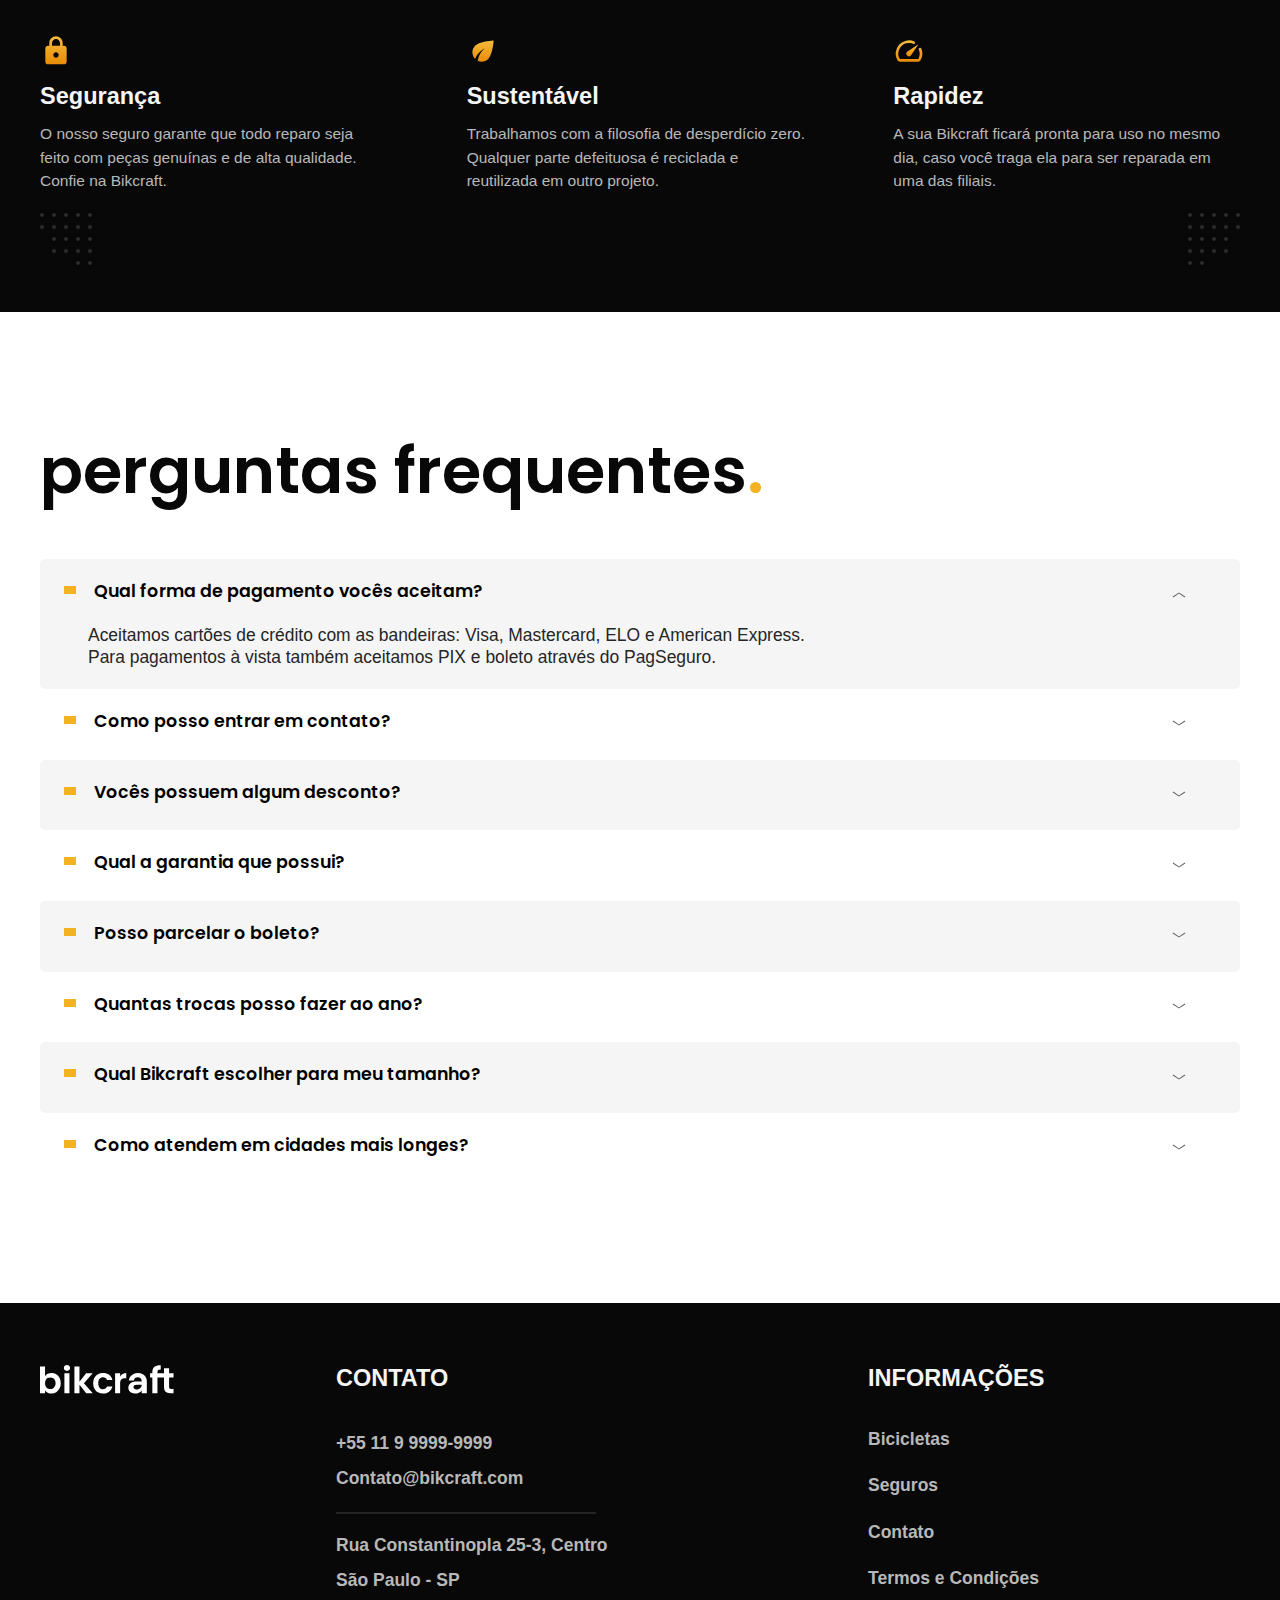
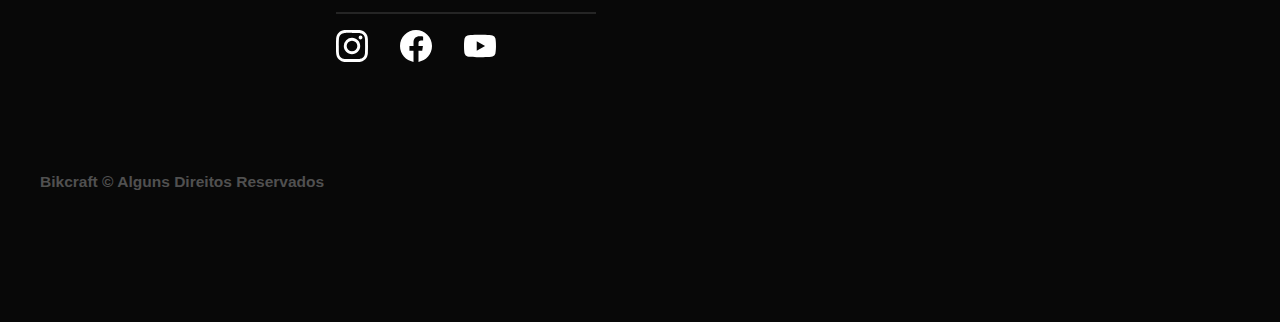
<file: pages/seguro.html>
<!DOCTYPE html>
<html lang="en">
  <head>
    <meta charset="UTF-8" />
    <meta name="viewport" content="width=device-width, initial-scale=1.0" />
    <title>Bikcraft - Seguros</title>
    <link rel="preload" href="/css/style.min.css" as="style" />
    <link rel="stylesheet" href="/css/style.min.css" />
    <link rel="shortcut icon" href="/favicon.svg" type="image/svg+xml" />
    <link rel="preconnect" href="https://fonts.googleapis.com" />
    <link rel="preconnect" href="https://fonts.gstatic.com" crossorigin />
    <link href="https://fonts.googleapis.com/css2?family=Inter:ital,opsz,wght@0,14..32,100..900;1,14..32,100..900&family=La+Belle+Aurore&family=Playfair:ital,opsz,wght@0,5..1200,300..900;1,5..1200,300..900&family=Poppins:ital,wght@0,100;0,200;0,300;0,400;0,500;0,600;0,700;0,800;0,900;1,100;1,200;1,300;1,400;1,500;1,600;1,700;1,800;1,900&display=swap" rel="stylesheet" />
    <script>
      document.documentElement.classList.add("js");
    </script>
  </head>

  <body>
    <div id="seguros">
      <div class="head-bg bg-black">
        <header class="width-limit marg-center pad-24-0">
          <a href="/index.html"><img src="/img/bikcraft.svg" alt="Bikcraft" width="136" height="32" /></a>
          <nav>
            <ul class="regular poppins">
              <li><a href="/pages/bicicletas.html">Bicicletas</a></li>
              <li><a href="/pages/seguro.html">Seguros</a></li>
              <li><a href="/pages/contato.html">Contato</a></li>
            </ul>
          </nav>
        </header>
      </div>
      <div>
        <main>
          <div class="bg-gray">
            <section class="fine-holder width-limit marg-center">
              <span class="font20 subspan-small poppins semibold uppercase fadeInLeft" data-anime="100">Escolha o Seguro</span>
              <h2 class="font64 f-white line-titleh1 poppins semibold fadeInLeft" data-anime="150">você seguro<span class="ponto">.</span></h2>
            </section>
          </div>
          <div class="fh-dec fine-bg bg-gray">
            <section class="fine marg-center width-limit">
              <div class="fine-content">
                <div class="fine-item bg-black border5 fadeInLeft" data-anime="400">
                  <div class="fine-name-price">
                    <h2 class="font40 uppercase semibold poppins">Prata</h2>
                    <div class="price-month">
                      <span class="pm-p poppins font40 semibold">R$ 199</span>
                      <span class="pm-m font14 semibold">mensal</span>
                    </div>
                  </div>
                  <ul class="font24 medium line-13">
                    <li>Duas trocas por ano</li>
                    <li>Assistência técnica</li>
                    <li>Suporte das 08h às 18h</li>
                    <li>Cobertura estadual</li>
                  </ul>
                  <a href="/pages/orcamento.html?opcao=seguro&produto=prata" class="btn-p2 pad-16-32 uppercase poppins semibold">Inscreva-se</a>
                </div>

                <div class="fine-item bg-black border5 fadeInLeft" data-anime="600">
                  <div class="fine-name-price">
                    <h2 class="fine-spc font40 uppercase semibold poppins">Ouro</h2>
                    <div class="price-month">
                      <span class="pm-p poppins font40 semibold">R$ 299</span>
                      <span class="pm-m font14 semibold">mensal</span>
                    </div>
                  </div>
                  <ul class="font24 medium line-13">
                    <li>Cinco trocas por ano</li>
                    <li>Assistência especial</li>
                    <li>Suporte 24h</li>
                    <li>Cobertura nacional</li>
                    <li>Descontos em parceiros</li>
                    <li>Acesso ao Clube Bikcraft</li>
                  </ul>
                  <a href="/pages/orcamento.html?opcao=seguro&produto=ouro" class="btn-p pad-16-32 uppercase poppins semibold">Inscreva-se</a>
                </div>
              </div>
            </section>
          </div>

          <div class="fb-s-d bg-black">
            <section class="fine-bnfts width-limit marg-center">
              <h2 class="f-white font64 line-titleh1 poppins semibold">nossas vantagens<span class="ponto">.</span></h2>
              <div class="bnfts-holder">
                <ul>
                  <li>
                    <img src="/img/icones/eletrica.svg" alt="" width="32" height="32" />
                    <h4 class="font24 f-white semibold">Reparo Elétrico</h4>
                    <p class="font16">Garantimos o reparo completo do seu motor em caso de falhas. Sabemos que falhas são raras, mas estamos aqui para caso ocorra.</p>
                  </li>
                  <li>
                    <img src="/img/icones/rastreador.svg" alt="" width="32" height="32" />
                    <h4 class="font24 f-white semibold">Recuperação</h4>
                    <p class="font16">Recuperamos Bikcrafts roubadas sem custo adicional para o dono. Se não conseguirmos recuperar, damos uma nova para você.</p>
                  </li>
                  <li>
                    <img src="/img/icones/carbono.svg" alt="" width="32" height="32" />
                    <h4 class="font24 f-white semibold">Reparo de Quadro</h4>
                    <p class="font16">Nossos quadros são feitos para durar para sempre. Mas caso algo ocorra, ficamos felizes em reparar.</p>
                  </li>
                  <li>
                    <img src="/img/icones/seguro.svg" alt="" width="32" height="32" />
                    <h4 class="font24 f-white semibold">Segurança</h4>
                    <p class="font16">O nosso seguro garante que todo reparo seja feito com peças genuínas e de alta qualidade. Confie na Bikcraft.</p>
                  </li>
                  <li>
                    <img src="/img/icones/sustentavel.svg" alt="" width="32" height="32" />
                    <h4 class="font24 f-white semibold">Sustentável</h4>
                    <p class="font16">Trabalhamos com a filosofia de desperdício zero. Qualquer parte defeituosa é reciclada e reutilizada em outro projeto.</p>
                  </li>
                  <li>
                    <img src="/img/icones/velocidade.svg" alt="" width="32" height="32" />
                    <h4 class="font24 f-white semibold">Rapidez</h4>
                    <p class="font16">A sua Bikcraft ficará pronta para uso no mesmo dia, caso você traga ela para ser reparada em uma das filiais.</p>
                  </li>
                </ul>
              </div>
            </section>
          </div>
        </main>
      </div>

      <article class="marg-center width-limit">
        <div class="ask-quest">
          <h2 class="font64 poppins semibold f-black line-titleh1">perguntas frequentes<span class="ponto">.</span></h2>
          <dl class="ask-quest-list">
            <div class="ask-quest-item">
              <dt class="font20 poppins semibold f-black line-13"><button aria-expanded="true" aria-controls="pergunta1">Qual forma de pagamento vocês aceitam?</button></dt>

              <dd id="pergunta1" class="showing font20 regular line-13">Aceitamos cartões de crédito com as bandeiras: Visa, Mastercard, ELO e American Express. Para pagamentos à vista também aceitamos PIX e boleto através do PagSeguro.</dd>
            </div>

            <div class="ask-quest-item">
              <dt class="font20 poppins semibold f-black line-13"><button aria-expanded="false" aria-controls="pergunta2">Como posso entrar em contato?</button></dt>

              <dd id="pergunta2" class="font20 regular line-13">Lorem ipsum dolor sit amet, consectetur adipiscing elit. Nam ornare ipsum ligula, non faucibus massa consectetur vitae. Sed eget risus auctor, sodales lectus eu, tincidunt enim. Proin tempor purus sit amet mauris placerat vehicula. Duis elit enim, blandit eu lectus in, viverra porta dui. Pellentesque ut sollicitudin nulla. Proin ultricies vulputate tortor, et imperdiet nisl interdum sit amet.</dd>
            </div>

            <div class="ask-quest-item">
              <dt class="font20 poppins semibold f-black line-13"><button aria-expanded="false" aria-controls="pergunta3">Vocês possuem algum desconto?</button></dt>

              <dd id="pergunta3" class="font20 regular line-13">Lorem ipsum dolor sit amet, consectetur adipiscing elit. Nam ornare ipsum ligula, non faucibus massa consectetur vitae. Sed eget risus auctor, sodales lectus eu, tincidunt enim. Proin tempor purus sit amet mauris placerat vehicula. Duis elit enim, blandit eu lectus in, viverra porta dui. Pellentesque ut sollicitudin nulla. Proin ultricies vulputate tortor, et imperdiet nisl interdum sit amet.</dd>
            </div>

            <div class="ask-quest-item">
              <dt class="font20 poppins semibold f-black line-13"><button aria-expanded="false" aria-controls="pergunta4">Qual a garantia que possui?</button></dt>

              <dd id="pergunta4" class="font20 regular line-13">Lorem ipsum dolor sit amet, consectetur adipiscing elit. Nam ornare ipsum ligula, non faucibus massa consectetur vitae. Sed eget risus auctor, sodales lectus eu, tincidunt enim. Proin tempor purus sit amet mauris placerat vehicula. Duis elit enim, blandit eu lectus in, viverra porta dui. Pellentesque ut sollicitudin nulla. Proin ultricies vulputate tortor, et imperdiet nisl interdum sit amet.</dd>
            </div>

            <div class="ask-quest-item">
              <dt class="font20 poppins semibold f-black line-13"><button aria-expanded="false" aria-controls="pergunta5">Posso parcelar o boleto?</button></dt>

              <dd id="pergunta5" class="font20 regular line-13">Lorem ipsum dolor sit amet, consectetur adipiscing elit. Nam ornare ipsum ligula, non faucibus massa consectetur vitae. Sed eget risus auctor, sodales lectus eu, tincidunt enim. Proin tempor purus sit amet mauris placerat vehicula. Duis elit enim, blandit eu lectus in, viverra porta dui. Pellentesque ut sollicitudin nulla. Proin ultricies vulputate tortor, et imperdiet nisl interdum sit amet.</dd>
            </div>

            <div class="ask-quest-item">
              <dt class="font20 poppins semibold f-black line-13"><button aria-expanded="false" aria-controls="pergunta6">Quantas trocas posso fazer ao ano?</button></dt>

              <dd id="pergunta6" class="font20 regular line-13">Lorem ipsum dolor sit amet, consectetur adipiscing elit. Nam ornare ipsum ligula, non faucibus massa consectetur vitae. Sed eget risus auctor, sodales lectus eu, tincidunt enim. Proin tempor purus sit amet mauris placerat vehicula. Duis elit enim, blandit eu lectus in, viverra porta dui. Pellentesque ut sollicitudin nulla. Proin ultricies vulputate tortor, et imperdiet nisl interdum sit amet.</dd>
            </div>

            <div class="ask-quest-item">
              <dt class="font20 poppins semibold f-black line-13"><button aria-expanded="false" aria-controls="pergunta7">Qual Bikcraft escolher para meu tamanho?</button></dt>

              <dd id="pergunta7" class="font20 regular line-13">Lorem ipsum dolor sit amet, consectetur adipiscing elit. Nam ornare ipsum ligula, non faucibus massa consectetur vitae. Sed eget risus auctor, sodales lectus eu, tincidunt enim. Proin tempor purus sit amet mauris placerat vehicula. Duis elit enim, blandit eu lectus in, viverra porta dui. Pellentesque ut sollicitudin nulla. Proin ultricies vulputate tortor, et imperdiet nisl interdum sit amet.</dd>
            </div>

            <div class="ask-quest-item">
              <dt class="font20 poppins semibold f-black line-13"><button aria-expanded="false" aria-controls="pergunta8">Como atendem em cidades mais longes?</button></dt>

              <dd id="pergunta8" class="font20 regular line-13">Lorem ipsum dolor sit amet, consectetur adipiscing elit. Nam ornare ipsum ligula, non faucibus massa consectetur vitae. Sed eget risus auctor, sodales lectus eu, tincidunt enim. Proin tempor purus sit amet mauris placerat vehicula. Duis elit enim, blandit eu lectus in, viverra porta dui. Pellentesque ut sollicitudin nulla. Proin ultricies vulputate tortor, et imperdiet nisl interdum sit amet.</dd>
            </div>
          </dl>
        </div>
      </article>

      <div class="footer-bg bg-black">
        <footer class="width-limit marg-center">
          <div class="footer-content">
            <a class="footer-link-home" href="/index.html"><img class="footer-logo" src="/img/bikcraft.svg" alt="Bikcraft" /></a>
            <div class="footer-contact font18">
              <h4 class="font24 line-13 semibold uppercase">Contato</h4>
              <div class="footer-cnt-info">
                <p>+55 11 9 9999-9999</p>
                <p>Contato@bikcraft.com</p>
              </div>
              <div class="footer-lct-info">
                <p>Rua Constantinopla 25-3, Centro</p>
                <p>São Paulo - SP</p>
              </div>
              <div class="footer-social-media">
                <a href="https://www.youtube.com/watch?v=dQw4w9WgXcQ" target="_blank" rel="noopener">
                  <img src="/img/redes/instagram.svg" alt="Instagram" width="32" height="32" />
                </a>
                <a href="https://www.youtube.com/watch?v=dQw4w9WgXcQ" target="_blank" rel="noopener">
                  <img src="/img/redes/facebook.svg" alt="Facebook" width="32" height="32" />
                </a>
                <a href="https://www.youtube.com/watch?v=dQw4w9WgXcQ" target="_blank" rel="noopener">
                  <img src="/img/redes/youtube.svg" alt="YouTube" width="32" height="32" />
                </a>
              </div>
            </div>
            <div class="footer-info font18">
              <h4 class="font24 line-13 semibold uppercase">Informações</h4>
              <ul>
                <li><a href="/pages/bicicletas.html">Bicicletas</a></li>
                <li><a href="/pages/seguro.html">Seguros</a></li>
                <li><a href="/pages/contato.html">Contato</a></li>
                <li><a href="/pages/termos.html">Termos e Condições</a></li>
              </ul>
            </div>
          </div>
          <div class="footer-cop">
            <span class="semibold font16">Bikcraft © Alguns Direitos Reservados</span>
          </div>
        </footer>
      </div>
    </div>

    <script src="/plugins/simple-anime.js"></script>
    <script src="/js/script.js"></script>
  </body>
</html>
</file>
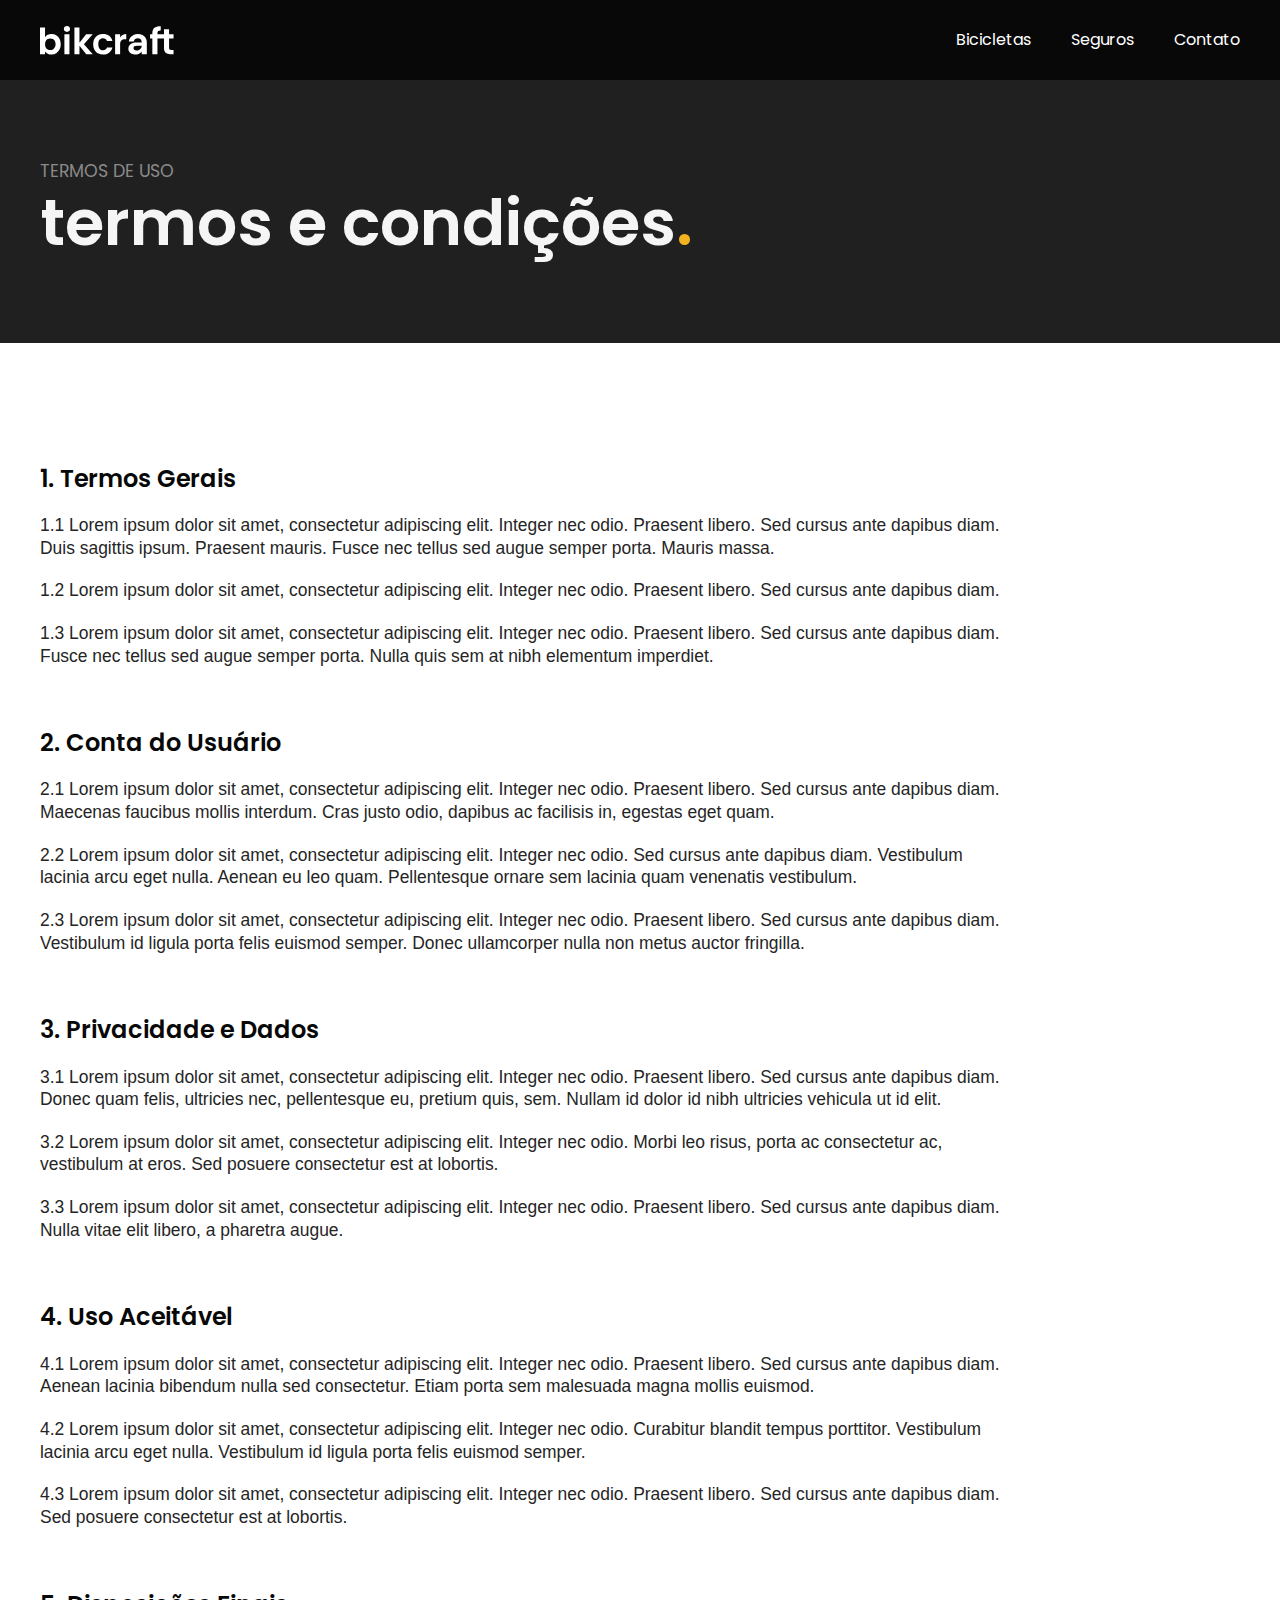
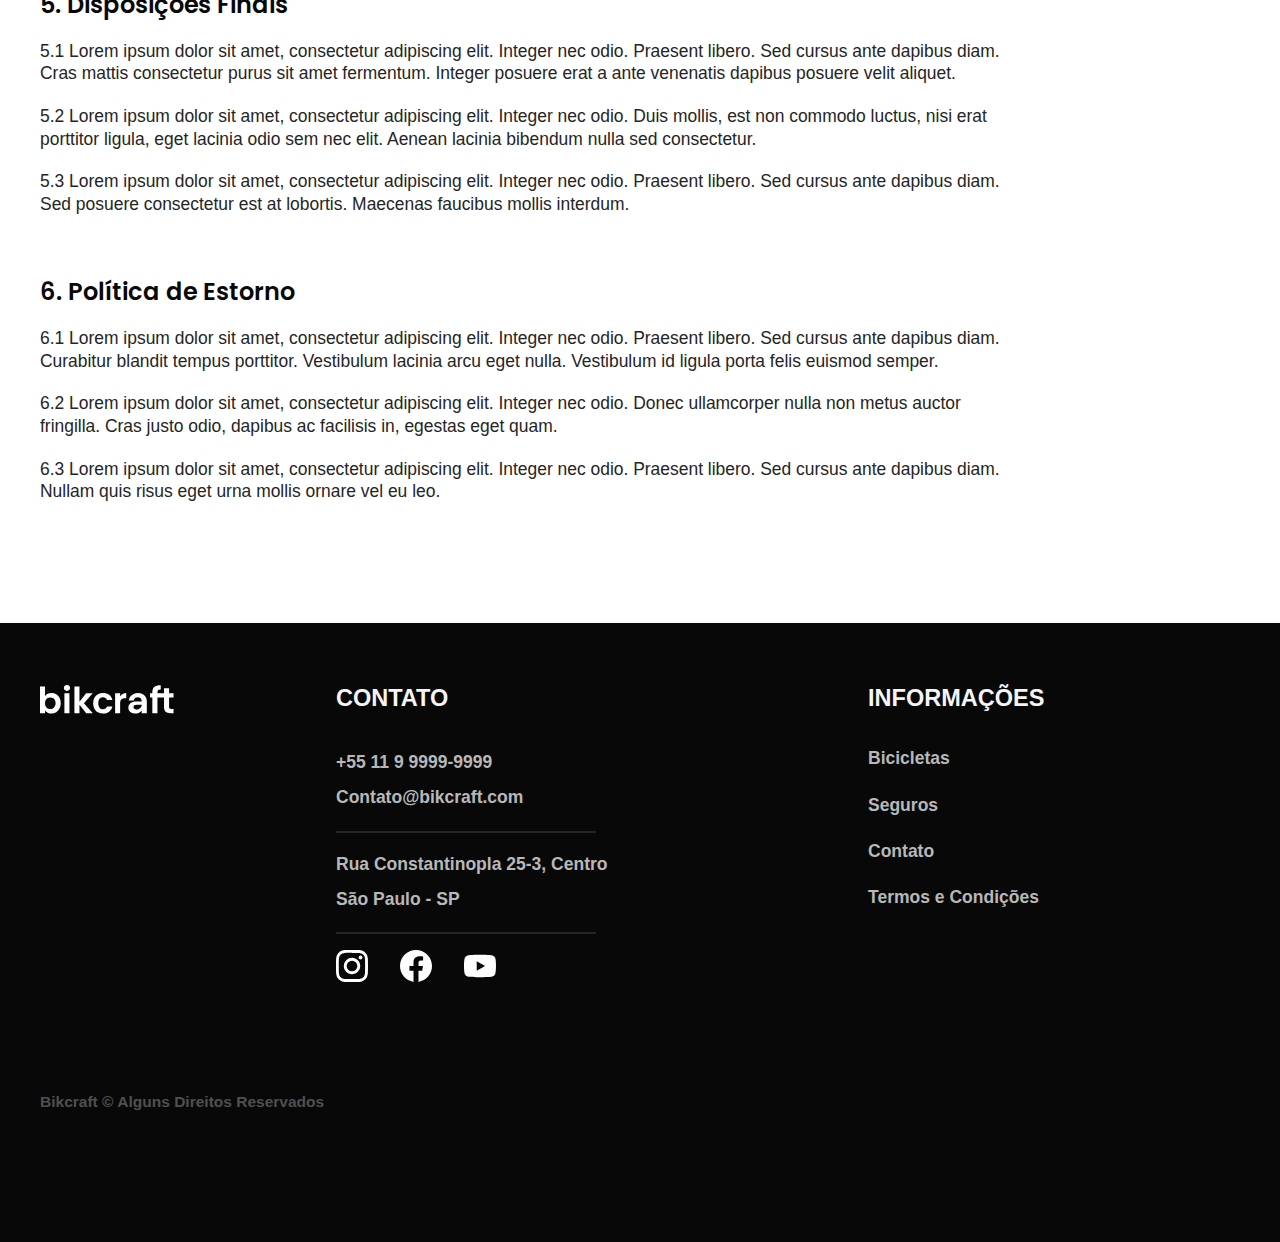
<file: pages/termos.html>
<!DOCTYPE html>
<html lang="en">
  <head>
    <meta charset="UTF-8" />
    <meta name="viewport" content="width=device-width, initial-scale=1.0" />
    <title>Bikcraft - Termos e Condições</title>
    <link rel="preload" href="/css/style.min.css" as="style" />
    <link rel="stylesheet" href="/css/style.min.css" />
    <link rel="shortcut icon" href="/favicon.svg" type="image/svg+xml" />
    <link rel="preconnect" href="https://fonts.googleapis.com" />
    <link rel="preconnect" href="https://fonts.gstatic.com" crossorigin />
    <link href="https://fonts.googleapis.com/css2?family=Inter:ital,opsz,wght@0,14..32,100..900;1,14..32,100..900&family=La+Belle+Aurore&family=Playfair:ital,opsz,wght@0,5..1200,300..900;1,5..1200,300..900&family=Poppins:ital,wght@0,100;0,200;0,300;0,400;0,500;0,600;0,700;0,800;0,900;1,100;1,200;1,300;1,400;1,500;1,600;1,700;1,800;1,900&display=swap" rel="stylesheet" />
    <script>
      document.documentElement.classList.add("js");
    </script>
  </head>
  <body>
    <div class="head-bg bg-black">
      <header class="width-limit marg-center pad-24-0">
        <a href="/index.html"><img src="/img/bikcraft.svg" alt="Bikcraft" width="136" height="32" /></a>
        <nav>
          <ul class="regular poppins">
            <li><a href="/pages/bicicletas.html">Bicicletas</a></li>
            <li><a href="/pages/seguro.html">Seguros</a></li>
            <li><a href="/pages/contato.html">Contato</a></li>
          </ul>
        </nav>
      </header>
    </div>

    <main>
      <div class="terms-title-bg bg-gray">
        <div class="terms-title marg-center width-limit">
          <span class="font20 uppercase poppins subspan-small semibol">Termos de Uso</span>
          <h1 class="f-white font64 poppins line-titleh1 semibold">termos e condições<span class="ponto">.</span></h1>
        </div>
      </div>

      <div class="terms-text width-limit marg-center">
        <section>
          <h2 class="poppins f-black semibold line-13">1. Termos Gerais</h2>
          <ul class="font20 line-13 regular">
            <li>1.1 Lorem ipsum dolor sit amet, consectetur adipiscing elit. Integer nec odio. Praesent libero. Sed cursus ante dapibus diam. Duis sagittis ipsum. Praesent mauris. Fusce nec tellus sed augue semper porta. Mauris massa.</li>
            <li>1.2 Lorem ipsum dolor sit amet, consectetur adipiscing elit. Integer nec odio. Praesent libero. Sed cursus ante dapibus diam.</li>
            <li>1.3 Lorem ipsum dolor sit amet, consectetur adipiscing elit. Integer nec odio. Praesent libero. Sed cursus ante dapibus diam. Fusce nec tellus sed augue semper porta. Nulla quis sem at nibh elementum imperdiet.</li>
          </ul>
        </section>

        <section>
          <h2 class="poppins f-black semibold line-13">2. Conta do Usuário</h2>
          <ul class="font20 line-13 regular">
            <li>2.1 Lorem ipsum dolor sit amet, consectetur adipiscing elit. Integer nec odio. Praesent libero. Sed cursus ante dapibus diam. Maecenas faucibus mollis interdum. Cras justo odio, dapibus ac facilisis in, egestas eget quam.</li>
            <li>2.2 Lorem ipsum dolor sit amet, consectetur adipiscing elit. Integer nec odio. Sed cursus ante dapibus diam. Vestibulum lacinia arcu eget nulla. Aenean eu leo quam. Pellentesque ornare sem lacinia quam venenatis vestibulum.</li>
            <li>2.3 Lorem ipsum dolor sit amet, consectetur adipiscing elit. Integer nec odio. Praesent libero. Sed cursus ante dapibus diam. Vestibulum id ligula porta felis euismod semper. Donec ullamcorper nulla non metus auctor fringilla.</li>
          </ul>
        </section>

        <section>
          <h2 class="poppins f-black semibold line-13">3. Privacidade e Dados</h2>
          <ul class="font20 line-13 regular">
            <li>3.1 Lorem ipsum dolor sit amet, consectetur adipiscing elit. Integer nec odio. Praesent libero. Sed cursus ante dapibus diam. Donec quam felis, ultricies nec, pellentesque eu, pretium quis, sem. Nullam id dolor id nibh ultricies vehicula ut id elit.</li>
            <li>3.2 Lorem ipsum dolor sit amet, consectetur adipiscing elit. Integer nec odio. Morbi leo risus, porta ac consectetur ac, vestibulum at eros. Sed posuere consectetur est at lobortis.</li>
            <li>3.3 Lorem ipsum dolor sit amet, consectetur adipiscing elit. Integer nec odio. Praesent libero. Sed cursus ante dapibus diam. Nulla vitae elit libero, a pharetra augue.</li>
          </ul>
        </section>

        <section>
          <h2 class="poppins f-black semibold line-13">4. Uso Aceitável</h2>
          <ul class="font20 line-13 regular">
            <li>4.1 Lorem ipsum dolor sit amet, consectetur adipiscing elit. Integer nec odio. Praesent libero. Sed cursus ante dapibus diam. Aenean lacinia bibendum nulla sed consectetur. Etiam porta sem malesuada magna mollis euismod.</li>
            <li>4.2 Lorem ipsum dolor sit amet, consectetur adipiscing elit. Integer nec odio. Curabitur blandit tempus porttitor. Vestibulum lacinia arcu eget nulla. Vestibulum id ligula porta felis euismod semper.</li>
            <li>4.3 Lorem ipsum dolor sit amet, consectetur adipiscing elit. Integer nec odio. Praesent libero. Sed cursus ante dapibus diam. Sed posuere consectetur est at lobortis.</li>
          </ul>
        </section>

        <section>
          <h2 class="poppins f-black semibold line-13">5. Disposições Finais</h2>
          <ul class="font20 line-13 regular">
            <li>5.1 Lorem ipsum dolor sit amet, consectetur adipiscing elit. Integer nec odio. Praesent libero. Sed cursus ante dapibus diam. Cras mattis consectetur purus sit amet fermentum. Integer posuere erat a ante venenatis dapibus posuere velit aliquet.</li>
            <li>5.2 Lorem ipsum dolor sit amet, consectetur adipiscing elit. Integer nec odio. Duis mollis, est non commodo luctus, nisi erat porttitor ligula, eget lacinia odio sem nec elit. Aenean lacinia bibendum nulla sed consectetur.</li>
            <li>5.3 Lorem ipsum dolor sit amet, consectetur adipiscing elit. Integer nec odio. Praesent libero. Sed cursus ante dapibus diam. Sed posuere consectetur est at lobortis. Maecenas faucibus mollis interdum.</li>
          </ul>
        </section>

        <section>
          <h2 class="poppins f-black semibold line-13">6. Política de Estorno</h2>
          <ul class="font20 line-13 regular">
            <li>6.1 Lorem ipsum dolor sit amet, consectetur adipiscing elit. Integer nec odio. Praesent libero. Sed cursus ante dapibus diam. Curabitur blandit tempus porttitor. Vestibulum lacinia arcu eget nulla. Vestibulum id ligula porta felis euismod semper.</li>
            <li>6.2 Lorem ipsum dolor sit amet, consectetur adipiscing elit. Integer nec odio. Donec ullamcorper nulla non metus auctor fringilla. Cras justo odio, dapibus ac facilisis in, egestas eget quam.</li>
            <li>6.3 Lorem ipsum dolor sit amet, consectetur adipiscing elit. Integer nec odio. Praesent libero. Sed cursus ante dapibus diam. Nullam quis risus eget urna mollis ornare vel eu leo.</li>
          </ul>
        </section>
      </div>
    </main>

    <div class="footer-bg bg-black">
      <footer class="width-limit marg-center">
        <div class="footer-content">
          <a class="footer-link-home" href="/index.html"><img class="footer-logo" src="/img/bikcraft.svg" alt="Bikcraft" width="136" height="32" /></a>
          <div class="footer-contact font18">
            <h4 class="font24 line-13 semibold uppercase">Contato</h4>
            <div class="footer-cnt-info">
              <p>+55 11 9 9999-9999</p>
              <p>Contato@bikcraft.com</p>
            </div>
            <div class="footer-lct-info">
              <p>Rua Constantinopla 25-3, Centro</p>
              <p>São Paulo - SP</p>
            </div>
            <div class="footer-social-media">
              <a href="https://www.youtube.com/watch?v=dQw4w9WgXcQ" target="_blank" rel="noopener">
                <img src="/img/redes/instagram.svg" alt="Instagram" width="32" height="32" />
              </a>
              <a href="https://www.youtube.com/watch?v=dQw4w9WgXcQ" target="_blank" rel="noopener">
                <img src="/img/redes/facebook.svg" alt="Facebook" width="32" height="32" />
              </a>
              <a href="https://www.youtube.com/watch?v=dQw4w9WgXcQ" target="_blank" rel="noopener">
                <img src="/img/redes/youtube.svg" alt="YouTube" width="32" height="32" />
              </a>
            </div>
          </div>
          <div class="footer-info font18">
            <h4 class="font24 line-13 semibold uppercase">Informações</h4>
            <ul>
              <li><a href="/pages/bicicletas.html">Bicicletas</a></li>
              <li><a href="/pages/seguro.html">Seguros</a></li>
              <li><a href="/pages/contato.html">Contato</a></li>
              <li><a href="/pages/termos.html">Termos e Condições</a></li>
            </ul>
          </div>
        </div>
        <div class="footer-cop">
          <span class="semibold font16">Bikcraft © Alguns Direitos Reservados</span>
        </div>
      </footer>
    </div>
    <script src="/js/script.js"></script>
  </body>
</html>
</file>
<file: css/style.min.css>
.btn-p{color:var(--p5);background:var(--gradiente);border-radius:5px;font-size:1.25rem;line-height:1.3;width:fit-content;transition:ease .2s all}.btn-mais-sobre{color:var(--p5);background:var(--gradiente);border-radius:5px;font-size:1.25rem;line-height:1.3;width:fit-content;transition:ease .2s all;position:relative;display:flex;align-items:center}.btn-mais-sobre::after{content:"";display:inline-block;width:18px;height:12px;margin-left:12px;background:url("/img/icones/seta-ir.svg");transition:transform .2s}.btn-mais-sobre:hover::after{transform:translateX(4px)}.btn-mais-sobre:hover,.btn-p2:hover,.btn-p:hover{filter:brightness(.7)}.btn-p2{color:var(--c1);background:var(--c7);border-radius:5px;font-size:1.25rem;text-align:center;line-height:1.3;width:fit-content;transition:ease .2s all}.btn-p3{color:var(--p1);font-size:1.5rem;text-align:center;width:fit-content}@media screen and (max-width:800px){.btn-p{font-size:1.1rem;padding:12px 24px}.btn-p2{font-size:1.1rem;padding:12px 24px}.btn-p3{font-size:1.1rem}}footer{padding-top:60px}.footer-logo{display:block;width:auto;height:auto}.footer-link-home{display:inline-block;width:fit-content;height:fit-content}.footer-content{display:grid;grid-template-columns:auto 1fr 1fr;gap:160px}.footer-content h4{color:var(--c1)}.footer-content{color:var(--c3);font-weight:600}.footer-contact{display:flex;flex-direction:column;gap:32px}.footer-social-media{display:flex;gap:32px}.footer-cnt-info,.footer-lct-info{line-height:2}.footer-lct-info{position:relative}.footer-lct-info::before{position:absolute;content:"";height:2px;width:260px;background-color:var(--c8);top:-16px}.footer-lct-info::after{position:absolute;content:"";height:2px;width:260px;background-color:var(--c8);bottom:-16px}.footer-info{display:flex;flex-direction:column;gap:32px}.footer-info ul{display:flex;flex-direction:column;gap:20px}.footer-info ul li a{transition:all .2s ease}.footer-info ul li a:hover{color:var(--p1)}.footer-cop{color:var(--c6);line-height:2.5;padding-top:100px;padding-bottom:120px}@media screen and (max-width:1200px){footer{padding:40px 20px}.footer-content{display:flex;flex-direction:column;gap:48px}.footer-cop{padding:40px 0 20px}}header{align-items:center;display:flex;justify-content:space-between}header nav ul{color:#fff;display:flex;gap:40px;line-height:1.3333;transition:all .2s ease}header nav ul a:hover{color:var(--p1)}@media screen and (max-width:1200px){.head-bg{padding:0 20px}}@media screen and (max-width:800px){header nav ul{gap:12px}header nav ul li{background-color:var(--c8);padding:10px 20px;border-radius:5px}}@media screen and (max-width:550px){header{align-items:center;display:flex;flex-direction:column;gap:20px}}@media screen and (max-width:360px){header nav ul li{padding:8px 16px;font-size:.9rem}}.font12{font-size:.72rem}.font14{font-size:.845rem}.font16{font-size:.97rem}.font18{font-size:1.095rem}.font20{font-size:1.09rem}.font24{font-size:1.47rem}.font28{font-size:1.72rem}.font32{font-size:1.97rem}.font36{font-size:2.22rem}.font40{font-size:2.47rem}.font64{font-size:4rem}.desc-name{color:var(--p3)}.regular{font-weight:400}.medium{font-weight:500}.semibold{font-weight:600}.bold{font-weight:700}.italic{font-style:italic}.uppercase{text-transform:uppercase}.poppins{font-family:Poppins,sans-serif}.dmsans{font-family:"DM Sans",Arial,Helvetica,sans-serif}.ponto{color:var(--p1)!important}.line-titleh1{line-height:1.23}.line-13{line-height:1.3}.preco-home{line-height:1.4444;color:var(--c6)}.subspan{line-height:1.6667;color:var(--c4)}.subspan-small{line-height:1.2;color:var(--c4)}.f-white{color:var(--c1)}.f-black{color:var(--c10)}@media screen and (max-width:1200px){.font64{font-size:3rem}.font40{font-size:2rem}.font32{font-size:1.5rem}.font24{font-size:1.2rem}}@media screen and (max-width:800px){.font64{font-size:2.5rem}.font40{font-size:1.75rem}.font32{font-size:1.38rem}.font24{font-size:1.125rem}.font18{font-size:.9rem}.font20{font-size:1.05rem}}:root{--c1:#f5f5f5;--c2:#d7d7d7;--c3:#b8b8b8;--c4:#8a8a8a;--c5:#626262;--c6:#505050;--c7:#353535;--c8:#252525;--c9:#202020;--c10:#080808;--p1:#f2b222;--p2:#d89602;--p3:#ea8c08;--p4:#7b5501;--p5:#260d00;--gradiente:linear-gradient(to bottom, #f2b222, #ea8c08)}.inline-block{display:inline-block}.b-gradiente{background:var(--gradiente)}.c-principal{color:var(--p1)}.marg-center{margin:0 auto}.width-limit{max-width:1200px}.pad-16-32{padding:16px 32px}.pad-24-0{padding:24px 0}.bg-black{background-color:var(--c10)}.bg-white{background-color:#fff}.bg-white2{background-color:var(--c1)}.bg-light-gray{background-color:var(--c1)}.bg-gray{background-color:var(--c9)}.bg-p{background-color:var(--p1)}.border5{border-radius:5px}input,textarea{border:1px solid var(--c2);border-radius:5px;background-color:var(--c1);padding:12px;transition:border .2s ease}input::placeholder,textarea::placeholder{font-size:.9rem;color:var(--c4)}input:focus,textarea:focus{border-color:var(--p1);box-shadow:0 0 4px var(--p1);background:#fff;outline:0}.mh-h{display:grid;grid-template-columns:1fr 1fr;gap:100px}.mh-h-dec{position:relative}.mh-h-dec::before{content:url("/img/detalhe/bottom-left.svg");position:absolute;bottom:160px;left:40px}.main-text{display:flex;flex-direction:column;gap:32px;flex-grow:1;align-self:end;padding-bottom:200px}.main-text p{color:var(--c3)}.mh-h img{max-width:100%;height:100%;width:100%;border-radius:0 0 5px 5px}.bg-dec-main{max-height:640px}.fill-bg{box-shadow:inset 0 -120px #fff}.a1-p{padding-top:60px;padding-bottom:120px}.home-item img{width:100%;height:auto}.home-item{display:flex;gap:40px;max-width:1400px;margin-top:100px}.li-home-info h3{display:flex;align-items:center;line-height:1.4246;color:var(--c10)}.li-home-info h3::before{content:"";display:inline-block;height:8px;width:12px;margin-right:8px;background-color:var(--p1);transition:width .3s ease}.home-item li:hover h3::before{width:24px}.comp h1{color:var(--c1);padding-bottom:10px}.comp p{color:var(--c4)}.comp a{position:relative}.comp a::before{position:absolute;content:"";background-color:var(--p1);width:260px;height:2px;bottom:-4px;left:-1px}.comp a:hover{color:var(--c1)}.comp a:hover::before{background-color:var(--c1)}.section-content{display:flex;flex-direction:column;gap:16px;padding-top:160px;padding-bottom:160px}.sec-ab-text{display:flex;flex-direction:column;gap:16px;margin-bottom:60px}.section-content h3{color:var(--c1)}.section-content-info{display:flex;gap:40px}.section-content-info-item{display:flex;flex-direction:column;gap:6px}.section-content-info-item p{line-height:1.65}.section-bg{box-shadow:inset 0 -120px #fff,inset 0 120px #fff;position:relative}.section-bg::before{content:url("/img/detalhe/bottom-left.svg");position:absolute;bottom:160px;left:40px}.comp{display:grid;grid-template-columns:1fr 1fr;gap:40px}.s-i{align-self:center;object-position:left}.s2-h{padding-top:60px;display:flex;flex-direction:column}.s2-h h2{margin-bottom:120px}.parceiros ul{display:grid;grid-template-columns:repeat(4,1fr);margin-bottom:200px}.parceiros ul li{display:flex;padding:32px;border-right:2px solid var(--c2);border-top:2px solid var(--c2)}.parceiros ul li:last-child,.parceiros ul li:nth-child(4){border-right:none}.parceiros ul li:first-child,.parceiros ul li:nth-child(2),.parceiros ul li:nth-child(3),.parceiros ul li:nth-child(4){border-top:none}.parceiros img{margin:auto}.rating{display:grid;grid-template-columns:1fr 1fr;overflow:hidden;background-color:var(--p1);position:relative}.rating::after{content:url("/img/detalhe/bottom-right-p.svg");position:absolute;bottom:40px;right:40px}.rating-text{background-color:var(--p1);align-self:end;padding:40px 40px 80px 80px}.rating-text p{font-family:Playfair,serif;max-width:34ch;line-height:1.25;margin-bottom:32px;position:relative}.rating-text p::after,.rating-text p::before{font-size:5rem;color:var(--p4);position:absolute}.rating-text p::before{content:"“";left:-50px;top:-30px}.rating-text p::after{content:"”";bottom:-60px}.rating img{width:100%;height:100%;object-fit:cover;max-height:520px}.r-name{color:var(--p4)}.price-month{display:flex;flex-direction:column;align-items:flex-end}.pm-p{color:var(--c1);line-height:1.2}.pm-m{margin-top:-10px;color:var(--c4);line-height:1.4286}.fh-dec{position:relative}.fh-dec::after{content:url("/img/detalhe/top-right-grad.svg");position:absolute;top:40px;right:40px}.fh-dec::before{content:url("/img/detalhe/bottom-left-grad.svg");position:absolute;bottom:40px;left:40px}.fine-spc{color:var(--p1)!important}.fine-content{margin-top:60px;margin-bottom:60px;display:grid;grid-template-columns:1fr 1fr;gap:40px;align-items:center}@media screen and (max-width:1400px){#home .mh-h-dec::before{content:url("/img/detalhe/bottom-left.svg");position:absolute;bottom:120px;left:0}#home .section-bg::before{display:none}}@media screen and (max-width:1200px){.comp a::before{position:absolute;content:"";background-color:var(--p1);width:210px;height:2px;bottom:-4px;left:-1px}#home .mh-h{padding-left:20px}#home .mh-h{gap:48px;padding:20px}#home .home-item{margin-top:40px}#home .a1-p{padding-left:20px}#home .a1-p{padding-top:20px;padding-bottom:20px}#home .section-content{padding:60px 0}#home .section-bg{box-shadow:none;padding-left:20px}#home .s2-h{padding:40px 20px}#home .s2-h h2{margin-bottom:48px}#home .parceiros ul{margin-bottom:48px}#home .r-name{font-size:1.1rem}.fine{padding-left:20px;padding-right:20px;padding-top:40px;padding-bottom:40px}.fine-content{margin:40px 0}.home-item li{min-width:260px}}@media screen and (max-width:800px){.comp a::before{position:absolute;content:"";background-color:var(--p1);width:200px;height:2px;bottom:-4px;left:-1px}#home .rating::after{display:none}#home .mh-h-dec::before{display:none}#home .mh-h{display:flex;flex-direction:column;padding:20px}#home .mh-h img{object-fit:cover;object-position:center;height:300px;width:100%;border-radius:5px}#home .main-text{padding:0;gap:20px}#home .main-text p{font-size:1.3rem}#home .home-item{overflow-x:scroll;scroll-snap-type:x mandatory}#home .comp{display:flex;flex-direction:column}#home .s-i{display:none}#home .section-bg{box-shadow:none;padding-left:20px}#home .parceiros ul{display:grid;grid-template-columns:1fr 1fr}#home .parceiros ul li{padding:26px}#home .parceiros ul li:nth-child(3),.parceiros ul li:nth-child(4){border-top:2px solid var(--c2)}#home .parceiros ul li:nth-child(2),.parceiros ul li:nth-child(6){border-right:none}#home .rating{display:flex;flex-direction:column}#home .rating-text{text-align:center;padding:32px 48px;align-self:center}#home .rating-text p{letter-spacing:.9px;font-weight:800}.fine-content{display:grid;grid-template-columns:1fr}.rating img{max-height:200px}.fh-dec::after,.fh-dec::before{display:none}.fine-item{padding:20px 40px}.fine-name-price{gap:20px}.pm-p{font-size:1.75rem}.fine{padding-top:40px!important;padding-bottom:40px!important}}.fine{padding-top:120px;padding-bottom:120px}.fine h1{color:var(--c1)}.fine-item{padding:32px 60px;display:flex;flex-direction:column;gap:32px}.fine-item h2{color:var(--c3)}.fine-item ul{color:var(--c1);margin-top:28px}.fine-item ul li{position:relative;margin-top:16px}.fine-item ul li:first-child{margin-top:0}.fine-item ul li::before{content:url("/img/icones/lista-check.svg");position:absolute;left:-20px;top:-2px}.fine-name-price{display:flex;justify-content:space-between}.bike-s{padding-top:80px;padding-bottom:80px}.bike-s span{line-height:1.2}.bike-main-item{display:grid;grid-template-columns:1fr 1fr;gap:40px;padding-top:60px;padding-bottom:60px;box-sizing:border-box;max-width:1200px;padding-left:20px;padding-right:20px;margin-left:auto;margin-right:auto}.bike-img{display:grid}.bike-img img{grid-area:1/1}.bike-img span{grid-area:1/1;place-self:start end;margin-top:20px;background:var(--c10);color:var(--c1);display:inline-block;padding:8px 16px 8px 8px;border-radius:4px 0 0 4px}.bike-main-info{display:grid;grid-template-columns:1fr auto;align-content:start;position:relative}.bike-main-info::after{position:absolute;content:url("/img/detalhe/top-right.svg");right:0;top:-20px}.bike-main-info h3{margin-bottom:20px;position:relative;line-height:1.3333;grid-column:1/-1}.bike-main-info h3::before{content:"";display:block;width:12px;height:8px;background-color:var(--p1);margin-bottom:8px}.bike-main-info p{grid-column:1/-1;margin-bottom:32px;color:var(--c7)}.bike-main-info a{place-self:end}.bike-main-info-descbtn ul{display:flex;flex-direction:column;gap:8px;color:var(--c10)}.bike-main-info-descbtn li{display:flex;align-items:center;gap:8px}.bike-desc-item{display:flex;align-items:center;gap:8px}.bike-main-bg:nth-child(2n){background:linear-gradient(to right,#fff 30%,var(--c10) 0)}.bike-main-bg:nth-child(2n) p{color:var(--c3)}.bike-main-bg:nth-child(2n) ul{color:var(--c1)}@media screen and (max-width:800px){#bicicletas .bike-s{padding:20px}#bicicletas .bike-main-item{grid-template-columns:1fr;gap:16px;padding-top:40px;padding-bottom:40px}#bicicletas .bike-main-bg:nth-child(2n){background:var(--c10)}#bicicletas .bike-main-info::after{display:none}}@media screen and (max-width:460px){.bike-main-info-descbtn ul{display:grid;grid-template-columns:1fr 1fr;margin-bottom:32px}.bike-main-info a{place-self:start}.bike-main-info{grid-template-columns:1fr}}.fine-holder{padding-top:80px}.fb-s-d{position:relative}.fb-s-d::after{content:url("/img/detalhe/bottom-left.svg");position:absolute;left:40px;bottom:40px}.fb-s-d::before{content:url("/img/detalhe/bottom-right.svg");position:absolute;right:40px;bottom:40px}.fine-bnfts h2{padding-top:120px;padding-bottom:80px}.bnfts-holder{padding-bottom:120px}.bnfts-holder ul{display:grid;grid-template-columns:repeat(auto-fit,minmax(280px,max-content));gap:40px 80px;color:var(--c3)}.bnfts-holder ul li img{margin-bottom:4px}.bnfts-holder ul li{display:grid;gap:8px}.ask-quest{padding-top:120px;padding-bottom:120px}.ask-quest h2{margin-bottom:48px}.ask-title-icon{display:flex;justify-content:space-between}.ask-quest-item dt{margin-bottom:6px;position:relative;max-width:100%}.ask-quest-item dt button{max-width:100%;cursor:pointer}.ask-quest-list div{border-radius:5px}.ask-quest-list div:nth-child(odd){background-color:var(--c1)}.ask-quest-item{padding:20px 48px;display:grid;grid-template-columns:1fr auto;align-items:center;gap:8px}.ask-quest-item dt::before{position:absolute;content:"";background-color:var(--p1);width:12px;height:8px;top:7px;left:-24px}.ask-quest-item::after{display:inline-block;content:"";width:20px;height:8px;background:url("/img/icones/seta-abrir.svg");background-repeat:no-repeat;transition:.3s;align-self:center;justify-self:end}.ask-quest-item:has(button[aria-expanded=true])::after,.ask-quest-item:hover::after{transform:scaleY(-1)}.js .ask-quest-item dd{margin-top:6px;color:var(--c8);max-width:75ch;transition:all .2s ease;grid-row:2;display:none}.js .ask-quest-item dd.showing{display:block}#seguros .fh-dec::after{top:-60px}@media screen and (max-width:1200px){.fine-holder{padding:20px}#seguros .fine-holder{padding-top:40px}.fine-bnfts{padding:20px}.fine-bnfts h2{padding-top:100px;padding-bottom:60px}.ask-quest{padding:48px 20px}}@media screen and (max-width:800px){.bnfts-holder ul{display:grid;grid-template-columns:repeat(2,1fr);gap:40px;color:var(--c3);justify-content:start;padding-bottom:60px}.fine-bnfts h2{padding-top:40px;padding-bottom:40px}.fb-s-d::after,.fb-s-d::before{display:none}}.bike-int-content{display:grid;grid-template-columns:1fr 1fr;gap:40px;align-items:start}.name-price{padding-top:60px;padding-bottom:60px;position:relative}.name-price::after{position:absolute;content:url("/img/detalhe/top-right-grad.svg");top:40px;right:0}.name-price span{color:var(--c3)}.bike-int-imgs{gap:20px;min-width:100%;display:flex;flex-direction:column}.bike-int-imgs ul{min-width:100px;display:flex;gap:20px}.b-i-i-t-btn{display:grid;grid-template-columns:max-content auto;align-items:center;justify-items:start;gap:8px 12px;margin-bottom:40px}.b-i-i-t-btn a{grid-row:span 2}.b-i-i-t-btn span{display:flex;align-items:center;gap:8px;padding:4px 8px;border-radius:4px;color:var(--c3)}.b-i-text{color:var(--c3);margin-bottom:32px}.bike-int-info .bi-info{padding:32px;display:grid;grid-template-columns:1fr 1fr;gap:32px;margin-bottom:48px}.bike-int-info h2{margin-bottom:12px}.bike-int-info .bi-info p{color:var(--c3)}.bike-int-info .bi-info h3{margin-top:4px;margin-bottom:10px}.bi-sheet li{display:flex;justify-content:space-between;color:var(--c2);position:relative}.bi-sheet li::before{position:absolute;content:"";height:2px;width:516px;background-color:var(--c8);top:-17px}.bi-sheet li:first-child::before{display:none}.bi-sheet li span{color:var(--c3)}.bi-sheet{padding:32px;display:flex;flex-direction:column;gap:26px;margin-bottom:120px}.bike-other-list{display:grid;grid-template-columns:1fr 1fr;gap:40px;margin-bottom:140px}.bike-other-list li{min-width:360px}.bike-other-content h2{padding-top:60px;margin-bottom:60px;position:relative}.bike-other-content h2::after{position:absolute;content:url("/img/detalhe/top-right.svg");top:60px;right:0}.bike-other-list li:hover h3::before{width:24px}.bike-atc-holder{display:grid;grid-template-columns:1fr 1fr;gap:40px}.bg-bike-atc{box-shadow:inset 0 -60px var(--c10),inset 0 60px #fff}.bike-atc-text{display:flex;flex-direction:column}.bike-atc-text h2{margin-bottom:32px}.bike-atc-text p{color:var(--c3);margin-bottom:20px}.bike-atc-text{padding-top:120px;padding-bottom:120px;position:relative}.bike-atc-text::after{position:absolute;content:url("/img/detalhe/bottom-right-p.svg");bottom:120px;right:0}.bike-atc-holder img{width:100%;height:100%;object-fit:cover}@media screen and (max-width:1200px){#bicicletas-interna .mhbki{padding:20px}.bike-int-content{display:grid;grid-template-columns:1fr;gap:32px;align-items:start}.bike-int-imgs{order:2}.b-i-i-t-btn{grid-template-columns:1fr;gap:12px}.bg-bike-atc article{padding:20px}#bicicletas-interna .name-price{padding-top:20px;padding-bottom:32px}.bi-sheet{margin-bottom:20px}.bike-int-imgs{margin-bottom:40px}.bike-other-content{padding-left:20px;padding-right:20px}}@media screen and (max-width:800px){.bike-other-list{overflow-x:scroll;scroll-snap-type:x mandatory}.name-price::after{display:none}.bike-atc-holder{grid-template-columns:1fr}.bike-atc-holder img{height:200px;order:2}.bike-atc-text{padding-top:40px;padding-bottom:40px}.bg-bike-atc{box-shadow:inset 0 -60px var(--c10)}.bike-atc-text::after{display:none}}.terms-title{padding-top:80px;padding-bottom:80px}.terms-text{margin-top:120px;margin-bottom:120px}.terms-text section ul{margin-top:20px;margin-bottom:60px;display:flex;flex-direction:column;gap:20px}.terms-text section ul li{color:var(--c8);max-width:100ch}@media screen and (max-width:1200px){.terms-title{padding:40px 20px}.terms-text{padding:40px 20px}.terms-text section ul{margin-top:16px;margin-bottom:26px}.terms-text{margin-top:40px}}.c-c-info-title{padding-top:60px;padding-bottom:60px}.c-contact-info,.c-form-info{padding:60px;box-shadow:0 1px 2px rgba(0,0,0,.1)}.c-contact-info{border-radius:5px 5px 0 0;position:relative}.c-contact-info::before{position:absolute;content:url("/img/detalhe/bottom-left.svg");bottom:20px;left:20px}.c-form-info{border-radius:0 5px 5px 0;display:grid;grid-template-columns:1fr 1fr;gap:20px}.c-form-info div{display:flex;flex-direction:column;gap:4px}.c-form-info .col-2{grid-column:1/-1}.c-c-holder{display:grid;grid-template-columns:5fr 7fr;padding-bottom:120px}.c-contact-info .c-location-list,.c-contact-info .c-mail-list{color:var(--c3)}.c-contact-info h3{margin-bottom:60px}.c-location-list{margin-bottom:32px;padding-left:28px;position:relative}.c-location-list::before{content:url("/img/icones/local.svg");position:absolute;left:0}.c-mail-list{padding-left:28px}.c-mail-list :first-child::before{content:url("/img/icones/email.svg");position:absolute;left:-28px}.c-mail-list :last-child::before{content:url("/img/icones/telefone.svg");position:absolute;left:-28px}.c-mail-list a{display:block;transition:all .2s ease;position:relative}.c-mail-list a:nth-child(2){margin-bottom:32px}.c-mail-list a:hover{color:#f5f5f5}.c-contact-socials{display:flex;gap:32px;margin-top:60px;margin-bottom:88px;padding-left:28px}.c-c-holder-bg{background:linear-gradient(to top,var(--c1) 50%,var(--c9) 50%)}.map-location-holder{display:grid;grid-template-columns:1fr 1fr;gap:40px;padding-top:120px;padding-bottom:120px}.map-location-item-text{padding:32px}.map-location-item-text h3{margin-bottom:32px}.item-text-info{display:grid;grid-template-columns:1fr 1fr}.item-text-info-abt{padding-left:14px;border-left:2px solid var(--c1)}.opn-time{display:flex;gap:8px;margin-top:32px}.opn-time img{max-width:20px;height:20px}@media screen and (max-width:1200px){.c-c-info-title{padding:20px 40px}.c-c-holder{padding:20px;padding-bottom:40px}.map-location-holder{padding:20px;padding-top:40px;padding-bottom:40px}.a-h-c-c h2{padding:20px}}@media screen and (max-width:1000px){.c-c-holder{grid-template-columns:1fr}.c-contact-info{order:2;border-radius:0 0 5px 5px}.c-form-info{border-radius:5px 5px 0 0;grid-template-columns:1fr}.map-location-holder{grid-template-columns:1fr;gap:48px}.item-text-info{display:flex;flex-direction:column;gap:20px}}.r-i-g-item{position:relative;border-radius:4px;overflow:hidden}.r-i-g-item input[type=radio]{position:absolute;opacity:0}.r-i-g-item label{display:flex;align-items:center;padding:16px;cursor:pointer;background-color:var(--c8);color:#fff;border-radius:5px;transition:background-color .3s}.r-i-g-item input[type=radio]+label::before{content:"";display:inline-block;width:12px;height:12px;border-radius:50%;border:1px solid var(--c5);margin-right:10px;transition:all .3s}.r-i-g-item input[type=radio]:checked+label{background-color:var(--c1);color:var(--c10)}.r-i-g-item input[type=radio]:checked+label::before{border-color:var(--c10);background-color:var(--c10);box-shadow:inset 0 0 0 4px var(--c1)}.bik-or-fine{display:grid;grid-template-columns:1fr 1fr;gap:20px;margin-top:20px;margin-bottom:48px}.bik-fine-type{padding:60px;border-radius:5px 0 0 5px;position:relative}.bik-fine-type::before{content:url("/img/detalhe/bottom-left.svg");position:absolute;bottom:20px;left:20px}.bik-select-type{display:grid;grid-template-columns:1fr;gap:20px;margin-top:20px}.orcamento-container{display:grid;grid-template-columns:5fr 7fr;padding-bottom:120px}.orcamento-form{display:grid;grid-template-columns:1fr 1fr;align-content:start;padding:60px;gap:20px;border-radius:0 5px 5px 0}.orcamento-form div{display:flex;flex-direction:column;gap:4px}.orcamento-form div:first-child{margin-right:20px}.orcamento-form .col-2{grid-column:1/-1;display:flex;flex-direction:column;gap:4px}.bik-fine-type h2{color:var(--c3)}.orcamento-form h2{color:var(--c5)}.terms-o-label{color:var(--c7)}.terms-o-label a{text-decoration:underline}.terms-o-label{display:flex;align-items:flex-start;justify-items:center;position:relative;margin:10px 0}.terms-o-label input[type=checkbox]{position:absolute;opacity:0;height:0;width:0}.terms-o-label label{padding-left:30px;user-select:none;position:relative}.terms-o-label label::before{content:"";position:absolute;left:0;top:-2px;width:20px;height:20px;border:1px solid var(--c5);border-radius:5px;background-color:transparent;transition:all .2s ease}.terms-o-label input[type=checkbox]:checked+label::before{background-color:var(--p1);border-color:var(--p2)}.terms-o-label input[type=checkbox]:checked+label::after{content:"";position:absolute;left:7px;top:0;width:6px;height:12px;border:solid var(--c1);border-width:0 2px 2px 0;transform:rotate(45deg);display:block}.terms-o-label a{color:var(--p1);text-decoration:none;transition:color .2s}.terms-o-label .f-black:hover{text-decoration:underline}.h2-ent{margin-top:60px}.orcamento-container h2{position:relative;padding-left:12px}.orcamento-container h2::before{position:absolute;content:"";width:4px;height:8px;background-color:var(--p1);top:4px;left:0}.ocmt-ct-bg{background:linear-gradient(to top,var(--c1) 70%,var(--c9) 50%)}.orcamento-title{padding-top:80px;padding-bottom:80px}#fine-price-opt{display:flex;flex-direction:column;gap:20px}#fine-price-opt div{display:flex;flex-direction:column;gap:20px}#fine-price-opt div:last-child{margin-bottom:24px}.rig-item-content{display:grid;grid-template-columns:1fr 1fr;align-items:center;padding:12px;margin-top:4px}.rig-item-content ul li{display:flex;gap:8px;align-items:center;color:var(--c6)}.rig-item-content ul{display:flex;flex-direction:column;gap:6px}.fpoh2{margin-bottom:20px}#bik-type-opt,#fine-price-opt{display:none}.rig-item-content{display:none}#nimbus:checked+label+.rig-item-content,#nimbus:checked~.rig-item-content{display:grid}#magic:checked+label+.rig-item-content,#magic:checked~.rig-item-content{display:grid}#nebula:checked+label+.rig-item-content,#nebula:checked~.rig-item-content{display:grid}.bik-fine-type:has(#bikcraft:checked) #bik-type-opt,.wrapper:has(#bikcraft:checked) #bik-type-opt,input#bikcraft:checked~#bik-type-opt{display:block}.bik-fine-type:has(#seguro:checked) #fine-price-opt,.wrapper:has(#seguro:checked) #fine-price-opt,input#seguro:checked~#fine-price-opt{display:block}.r-i-g-item label span{display:none}.r-i-g-item input:checked+label span{display:inline}.r-i-g-item label{display:grid;grid-template-columns:auto 1fr auto}@media screen and (max-width:1200px){.orcamento-title{padding:40px 20px}.orcamento-container{padding:20px}}@media screen and (max-width:1000px){.orcamento-container{display:grid;grid-template-columns:1fr;padding-bottom:40px}.ocmt-ct-bg{background:linear-gradient(to top,var(--c1) 69.8%,var(--c9) 50%)}.bik-fine-type{border-radius:5px 5px 0 0}.bik-or-fine{grid-template-columns:1fr}.orcamento-form{border-radius:0 0 5px 5px;grid-template-columns:1fr}.rig-item-content{grid-template-columns:1fr;gap:8px}}.js .fadeInDown{transform:translate3d(0,-20px,0)}.js .fadeInUp{transform:translate3d(0,20px,0)}.js.fadeInRight{transform:translate3d(20px,0,0)}.js .fadeInLeft{transform:translate3d(-20px,0,0)}.js [data-anime]{opacity:0}.js .anime{opacity:1;transform:none;transition:transform 1s,opacity 1.8s}*{box-sizing:border-box}html{scroll-behavior:smooth}blockquote,figure,h1,h2,h3,h4,h5,h6,p{margin:0}dd,dl,dt,ol,ul{margin:0;padding:0;list-style:none}a{text-decoration:none;color:inherit}img{max-width:100%;height:auto;display:block;overflow-clip-margin:content-box;overflow:clip}button,input,select,textarea{font:inherit;appearance:none;-webkit-appearance:none}button{cursor:pointer;background:0 0;border:none}table{border-collapse:collapse;width:100%}body{margin:0;font-family:"DM Sans",Arial,Helvetica,sans-serif;line-height:1.5}:focus{outline:0}
</file>
